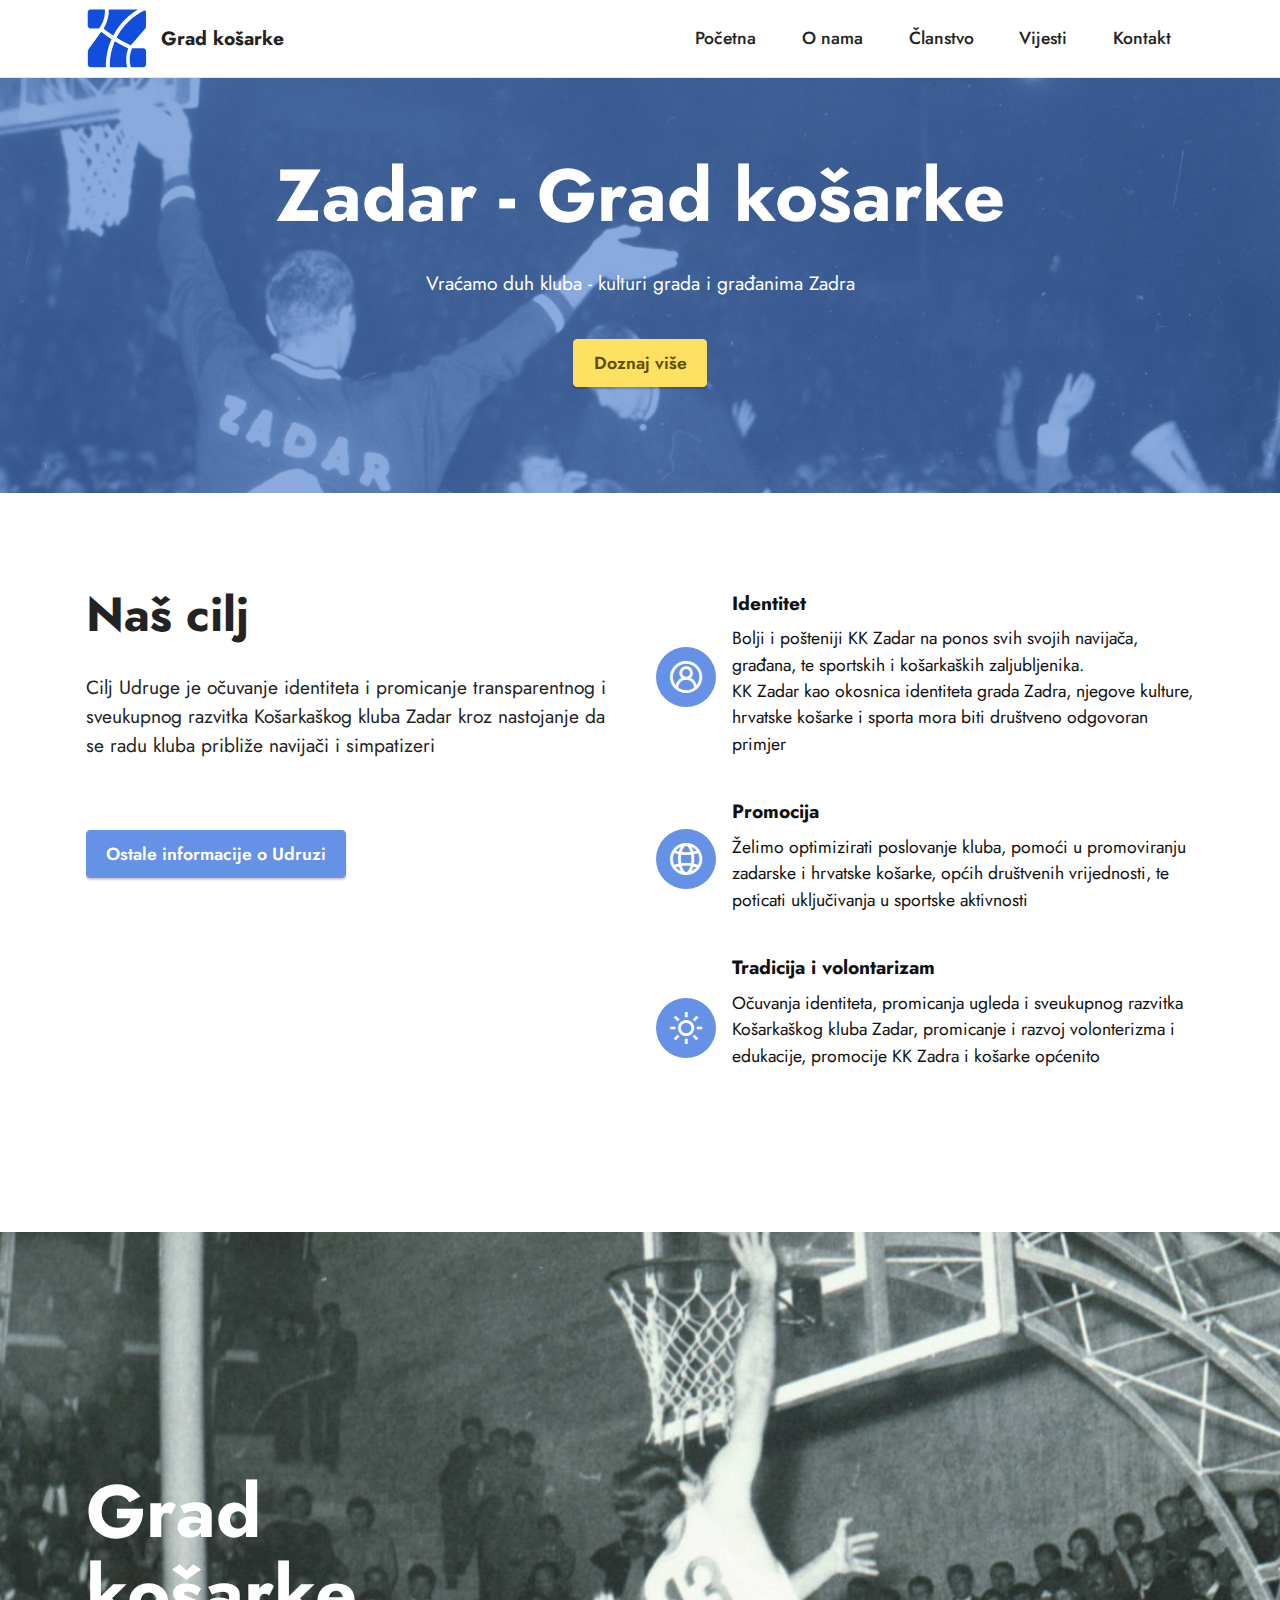
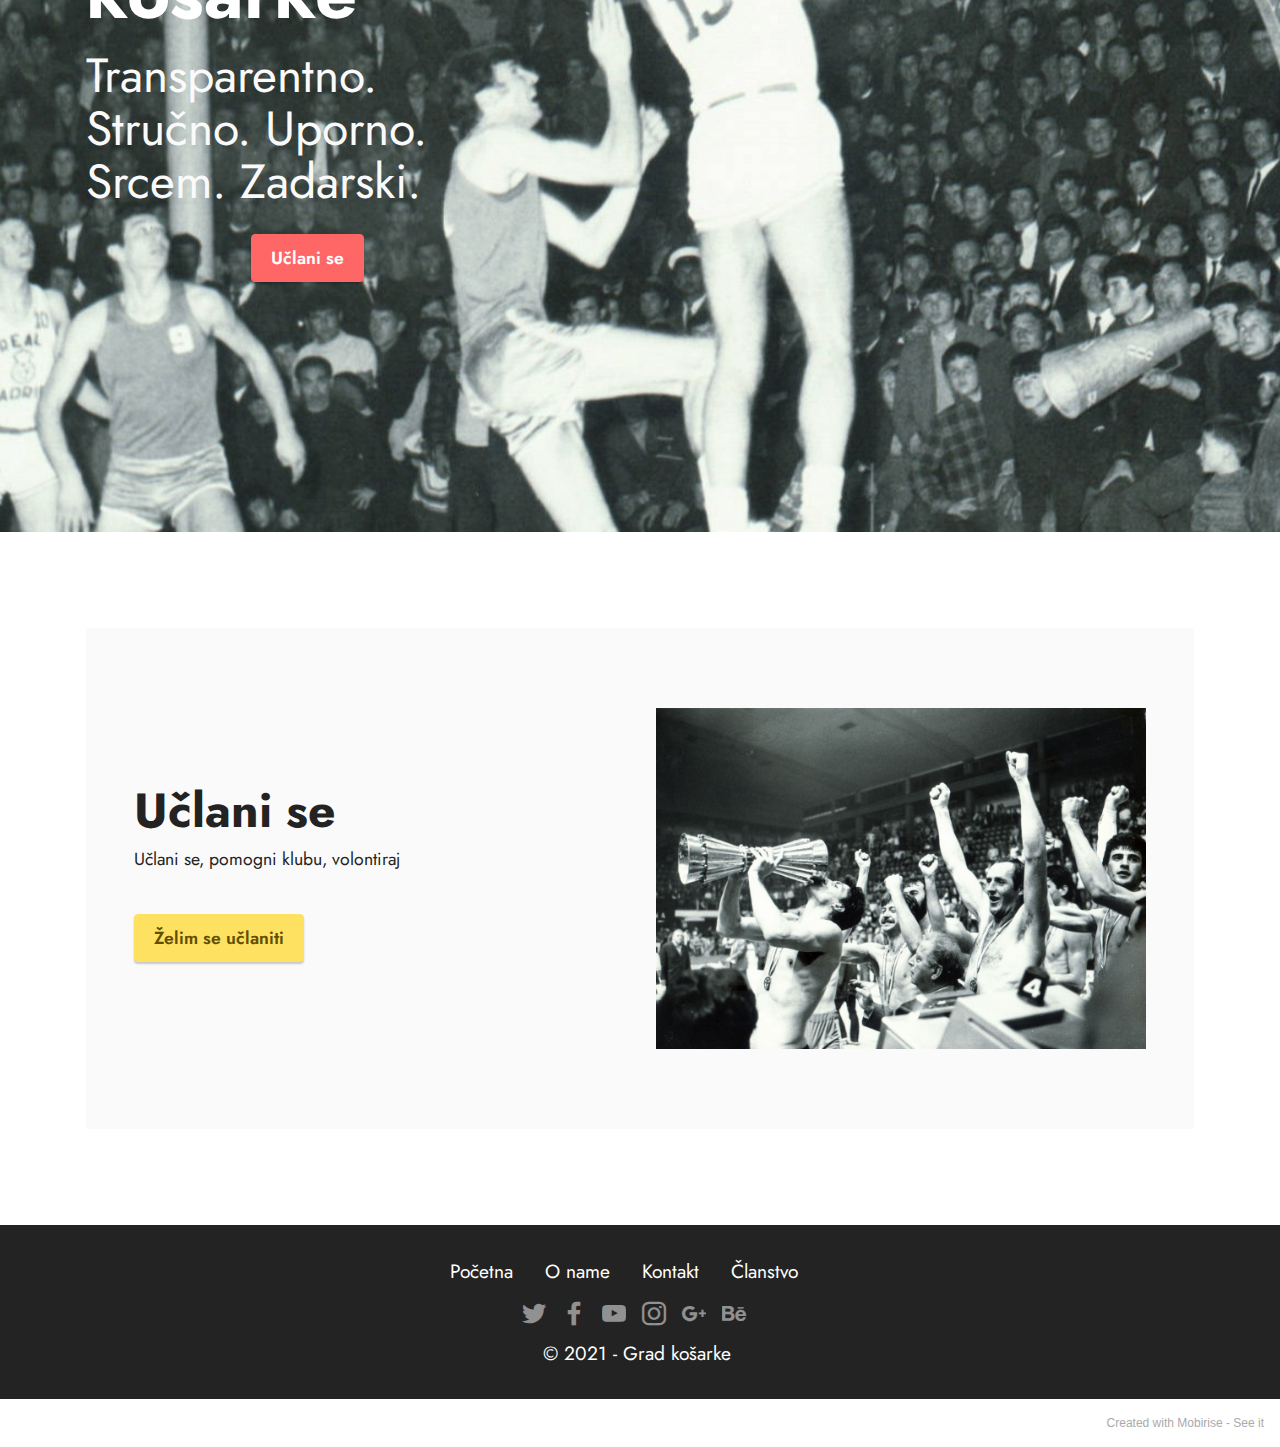
<file: index.html>
<!DOCTYPE html>
<html  >
<head>
  <!-- Site made with Mobirise Website Builder v5.5.0, https://mobirise.com -->
  <meta charset="UTF-8">
  <meta http-equiv="X-UA-Compatible" content="IE=edge">
  <meta name="generator" content="Mobirise v5.5.0, mobirise.com">
  <meta name="viewport" content="width=device-width, initial-scale=1, minimum-scale=1">
  <link rel="shortcut icon" href="assets/images/logo-2-121x119.png" type="image/x-icon">
  <meta name="description" content="">
  
  
  <title>Grad košarke</title>
  <link rel="stylesheet" href="assets/web/assets/mobirise-icons2/mobirise2.css">
  <link rel="stylesheet" href="assets/bootstrap/css/bootstrap.min.css">
  <link rel="stylesheet" href="assets/bootstrap/css/bootstrap-grid.min.css">
  <link rel="stylesheet" href="assets/bootstrap/css/bootstrap-reboot.min.css">
  <link rel="stylesheet" href="assets/dropdown/css/style.css">
  <link rel="stylesheet" href="assets/socicon/css/styles.css">
  <link rel="stylesheet" href="assets/theme/css/style.css">
  <link rel="preload" href="https://fonts.googleapis.com/css?family=Jost:100,200,300,400,500,600,700,800,900,100i,200i,300i,400i,500i,600i,700i,800i,900i&display=swap" as="style" onload="this.onload=null;this.rel='stylesheet'">
  <noscript><link rel="stylesheet" href="https://fonts.googleapis.com/css?family=Jost:100,200,300,400,500,600,700,800,900,100i,200i,300i,400i,500i,600i,700i,800i,900i&display=swap"></noscript>
  <link rel="preload" as="style" href="assets/mobirise/css/mbr-additional.css"><link rel="stylesheet" href="assets/mobirise/css/mbr-additional.css" type="text/css">
  
  
  
  
</head>
<body>
  
  <section data-bs-version="5.1" class="menu cid-s48OLK6784" once="menu" id="menu1-h">
    
    <nav class="navbar navbar-dropdown navbar-fixed-top navbar-expand-lg">
        <div class="container">
            <div class="navbar-brand">
                <span class="navbar-logo">
                    <a href="https://www.gradkosarke.org">
                        <img src="assets/images/logo-2-121x119.png" alt="Mobirise" style="height: 3.8rem;">
                    </a>
                </span>
                <span class="navbar-caption-wrap"><a class="navbar-caption text-black display-7" href="https://mobiri.se">Grad košarke<br></a></span>
            </div>
            <button class="navbar-toggler" type="button" data-toggle="collapse" data-bs-toggle="collapse" data-target="#navbarSupportedContent" data-bs-target="#navbarSupportedContent" aria-controls="navbarNavAltMarkup" aria-expanded="false" aria-label="Toggle navigation">
                <div class="hamburger">
                    <span></span>
                    <span></span>
                    <span></span>
                    <span></span>
                </div>
            </button>
            <div class="collapse navbar-collapse" id="navbarSupportedContent">
                <ul class="navbar-nav nav-dropdown nav-right" data-app-modern-menu="true"><li class="nav-item"><a class="nav-link link text-black text-primary display-4" href="index.html">Početna</a></li>
                    <li class="nav-item"><a class="nav-link link text-black text-primary display-4" href="about_us.html">O nama</a></li><li class="nav-item"><a class="nav-link link text-black text-primary display-4" href="members.html">Članstvo</a></li><li class="nav-item"><a class="nav-link link text-black text-primary display-4" href="news.html">Vijesti</a></li><li class="nav-item"><a class="nav-link link text-black text-primary display-4" href="contact.html">Kontakt</a></li></ul>
                
                
            </div>
        </div>
    </nav>

</section>

<section data-bs-version="5.1" class="info3 cid-sNqqHGnqLL" id="info3-o">

    

    <div class="mbr-overlay" style="opacity: 0.6; background-color: rgb(68, 121, 217);">
    </div>

    <div class="container">
        <div class="row justify-content-center">
            <div class="card col-12 col-lg-10">
                <div class="card-wrapper">
                    <div class="card-box align-center">
                        <h4 class="card-title mbr-fonts-style align-center mb-4 display-1">
                            <strong>Zadar - Grad košarke</strong></h4>
                        <p class="mbr-text mbr-fonts-style mb-4 display-7">
                            Vraćamo duh kluba - kulturi grada i građanima Zadra</p>
                        <div class="mbr-section-btn mt-3"><a class="btn btn-warning display-4" href="about_us.html">Doznaj više</a></div>
                    </div>
                </div>
            </div>
        </div>
    </div>
</section>

<section data-bs-version="5.1" class="features12 cid-sNquLJ2XuD" id="features13-q">

    
    
    <div class="container">
        <div class="row justify-content-center">
            <div class="col-12 col-lg-6">
                <div class="card-wrapper">
                    <div class="card-box align-left">
                        <h4 class="card-title mbr-fonts-style mb-4 display-2">
                            <strong>Naš cilj</strong></h4>
                        <p class="mbr-text mbr-fonts-style mb-4 display-7">
                            Cilj Udruge je očuvanje identiteta i promicanje transparentnog i sveukupnog razvitka Košarkaškog kluba Zadar kroz nastojanje da se radu kluba približe navijači i simpatizeri<br><br></p>
                        <div class="mbr-section-btn"><a class="btn btn-primary display-4" href="about_us.html">Ostale informacije o Udruzi</a></div>
                    </div>
                </div>
            </div>
            <div class="col-12 col-lg-6">
                <div class="item mbr-flex">
                    <div class="icon-box">
                        <span class="mbr-iconfont mobi-mbri-user-2 mobi-mbri"></span>
                    </div>
                    <div class="text-box">
                        <h4 class="icon-title mbr-black mbr-fonts-style display-7">
                            <strong>Identitet</strong></h4>
                        <h5 class="icon-text mbr-black mbr-fonts-style display-4">Bolji i pošteniji KK Zadar na ponos svih svojih navijača, građana, te sportskih i košarkaških zaljubljenika.<br>KK Zadar kao okosnica identiteta grada Zadra, njegove kulture, hrvatske košarke i sporta mora biti društveno odgovoran primjer</h5>
                    </div>
                </div>
                <div class="item mbr-flex">
                    <div class="icon-box">
                        <span class="mbr-iconfont mobi-mbri-globe-2 mobi-mbri"></span>
                    </div>
                    <div class="text-box">
                        <h4 class="icon-title mbr-black mbr-fonts-style display-7"><strong>Promocija</strong></h4>
                        <h5 class="icon-text mbr-black mbr-fonts-style display-4">Želimo optimizirati poslovanje kluba, pomoći u promoviranju zadarske i hrvatske košarke, općih društvenih vrijednosti, te poticati uključivanja u sportske aktivnosti</h5>
                    </div>
                </div>
                <div class="item mbr-flex">
                    <div class="icon-box">
                        <span class="mbr-iconfont mobi-mbri-sun mobi-mbri"></span>
                    </div>
                    <div class="text-box">
                        <h4 class="icon-title mbr-black mbr-fonts-style display-7">
                            <strong>Tradicija i volontarizam</strong></h4>
                        <h5 class="icon-text mbr-black mbr-fonts-style display-4">Očuvanja identiteta, promicanja ugleda i sveukupnog razvitka Košarkaškog kluba Zadar, promicanje i razvoj volonterizma i edukacije, promocije KK Zadra i košarke općenito<div><br></div></h5>
                    </div>
                </div>
            </div>
        </div>
    </div>
</section>

<section data-bs-version="5.1" class="header1 cid-sNqxpeRtS0 mbr-fullscreen" id="header1-r">

    

    <div class="mbr-overlay" style="opacity: 0.1; background-color: rgb(250, 250, 250);"></div>

    <div class="container">
        <div class="row">
            <div class="col-12 col-lg-5">
                <h1 class="mbr-section-title mbr-fonts-style mb-3 display-1"><strong>Grad košarke</strong></h1>
                <h2 class="mbr-section-subtitle mbr-fonts-style mb-3 display-2">Transparentno. Stručno. Uporno. Srcem. Zadarski.</h2>
                
                <div class="mbr-section-btn mt-3"><a class="btn btn-secondary display-4" href="members.html">Učlani se</a></div>
            </div>
        </div>
    </div>
</section>

<section data-bs-version="5.1" class="features15 cid-sNqBTvzaER" id="features16-10">

    

    
    <div class="container">
        <div class="content-wrapper">
            <div class="row align-items-center">
                <div class="col-12 col-lg">
                    <div class="text-wrapper">
                        <h6 class="card-title mbr-fonts-style display-2">
                            <strong>Učlani se</strong></h6>
                        <p class="mbr-text mbr-fonts-style mb-4 display-4">
                            Učlani se, pomogni klubu, volontiraj</p>
                        <div class="mbr-section-btn mt-3"><a class="btn btn-warning display-4" href="about_us.html">Želim se učlaniti</a></div>
                    </div>
                </div>
                <div class="col-12 col-lg-6">
                    <div class="image-wrapper">
                        <img src="assets/images/1986008-1160x808.jpg" alt="Mobirise">
                    </div>
                </div>
            </div>
        </div>
    </div>
</section>

<section data-bs-version="5.1" class="footer3 cid-sNqAGUi9wi" once="footers" id="footer3-y">

    

    

    <div class="container">
        <div class="media-container-row align-center mbr-white">
            <div class="row row-links">
                <ul class="foot-menu">
                    
                    
                    
                    
                    
                <li class="foot-menu-item mbr-fonts-style display-7">Početna</li><li class="foot-menu-item mbr-fonts-style display-7">O name</li><li class="foot-menu-item mbr-fonts-style display-7">Kontakt</li><li class="foot-menu-item mbr-fonts-style display-7">Članstvo</li><li class="foot-menu-item mbr-fonts-style display-7"></li></ul>
            </div>
            <div class="row social-row">
                <div class="social-list align-right pb-2">
                    
                    
                    
                    
                    
                    
                <div class="soc-item">
                        <a href="https://twitter.com/mobirise" target="_blank">
                            <span class="socicon-twitter socicon mbr-iconfont mbr-iconfont-social"></span>
                        </a>
                    </div><div class="soc-item">
                        <a href="https://www.facebook.com/pages/Mobirise/1616226671953247" target="_blank">
                            <span class="socicon-facebook socicon mbr-iconfont mbr-iconfont-social"></span>
                        </a>
                    </div><div class="soc-item">
                        <a href="https://www.youtube.com/c/mobirise" target="_blank">
                            <span class="socicon-youtube socicon mbr-iconfont mbr-iconfont-social"></span>
                        </a>
                    </div><div class="soc-item">
                        <a href="https://instagram.com/mobirise" target="_blank">
                            <span class="socicon-instagram socicon mbr-iconfont mbr-iconfont-social"></span>
                        </a>
                    </div><div class="soc-item">
                        <a href="https://plus.google.com/u/0/+Mobirise" target="_blank">
                            <span class="socicon-googleplus socicon mbr-iconfont mbr-iconfont-social"></span>
                        </a>
                    </div><div class="soc-item">
                        <a href="https://www.behance.net/Mobirise" target="_blank">
                            <span class="socicon-behance socicon mbr-iconfont mbr-iconfont-social"></span>
                        </a>
                    </div></div>
            </div>
            <div class="row row-copirayt">
                <p class="mbr-text mb-0 mbr-fonts-style mbr-white align-center display-7">
                    © 2021 - Grad košarke&nbsp;</p>
            </div>
        </div>
    </div>
</section><section style="background-color: #fff; font-family: -apple-system, BlinkMacSystemFont, 'Segoe UI', 'Roboto', 'Helvetica Neue', Arial, sans-serif; color:#aaa; font-size:12px; padding: 0; align-items: center; display: flex;"><a href="https://mobirise.site/f" style="flex: 1 1; height: 3rem; padding-left: 1rem;"></a><p style="flex: 0 0 auto; margin:0; padding-right:1rem;">Created with Mobirise - <a href="https://mobirise.site/k" style="color:#aaa;">See it</a></p></section><script src="assets/bootstrap/js/bootstrap.bundle.min.js"></script>  <script src="assets/smoothscroll/smooth-scroll.js"></script>  <script src="assets/ytplayer/index.js"></script>  <script src="assets/dropdown/js/navbar-dropdown.js"></script>  <script src="assets/theme/js/script.js"></script>  
  
  
</body>
</html>
</file>
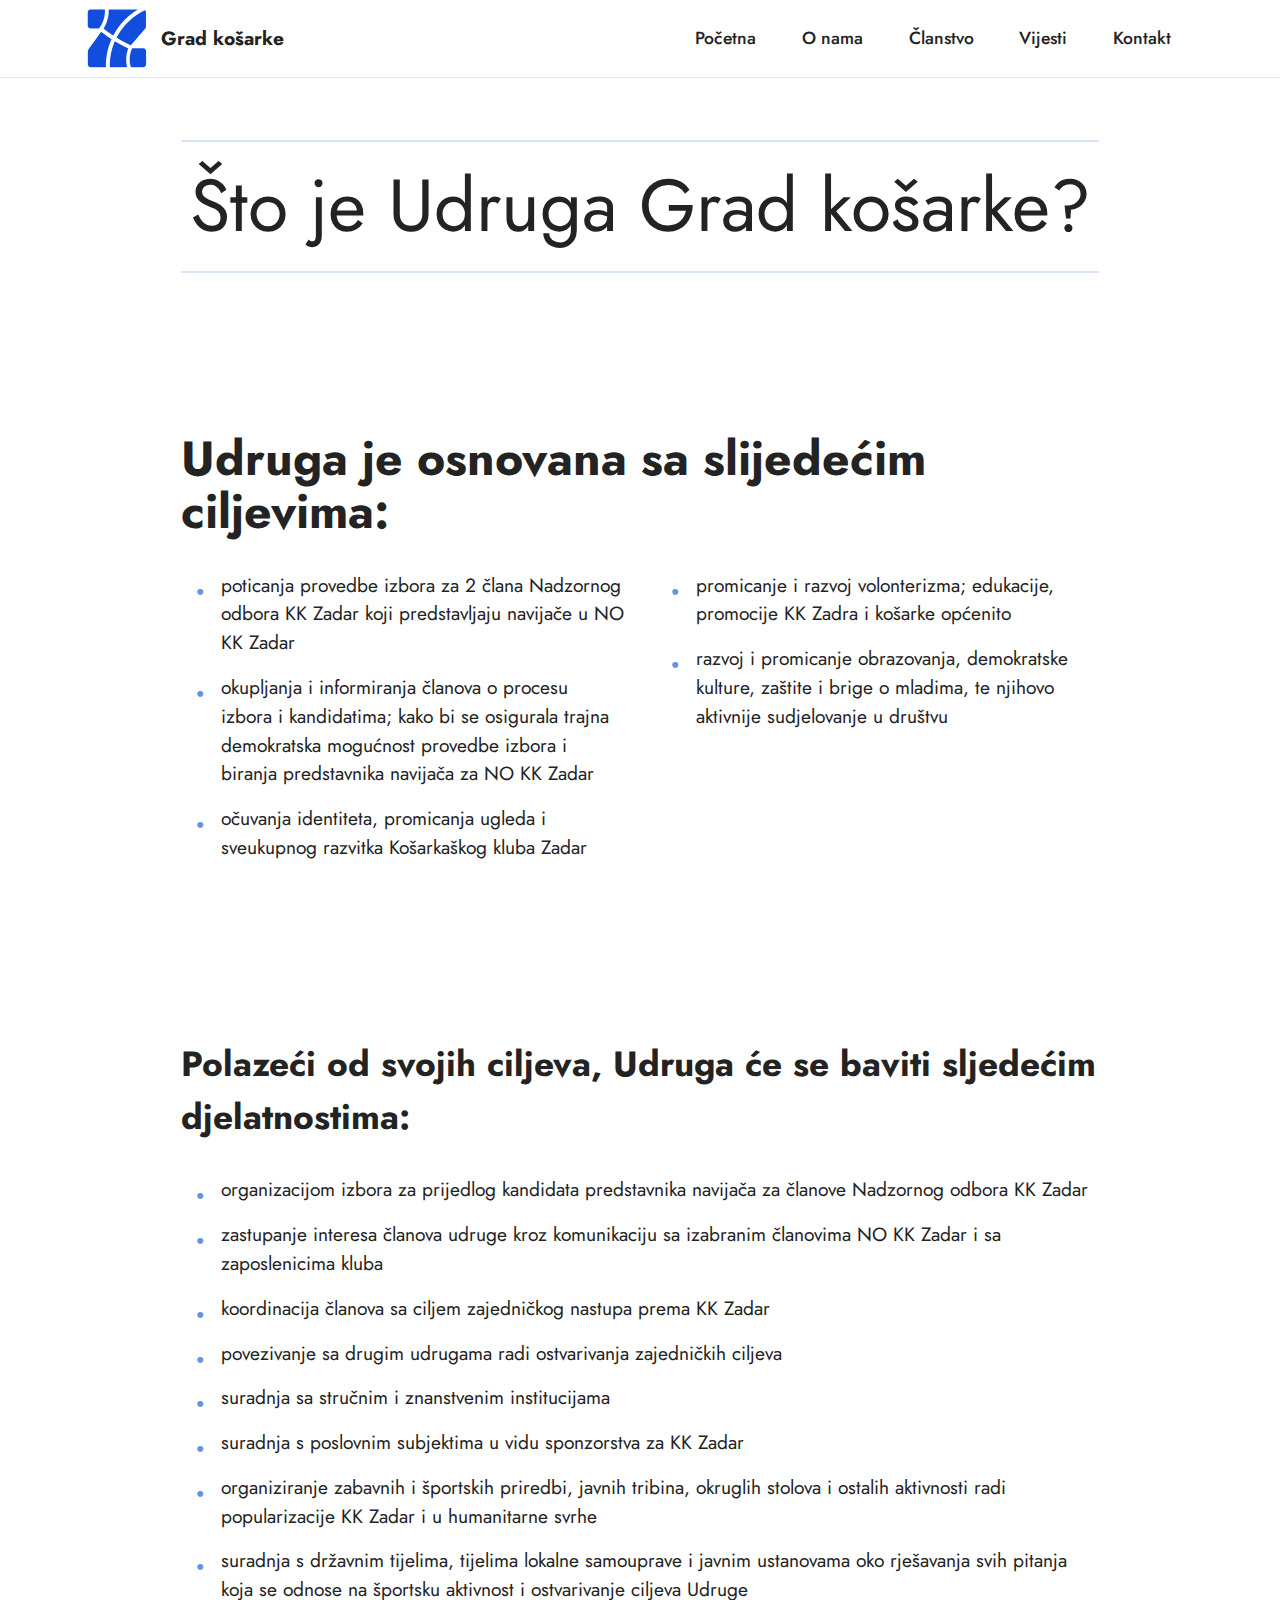
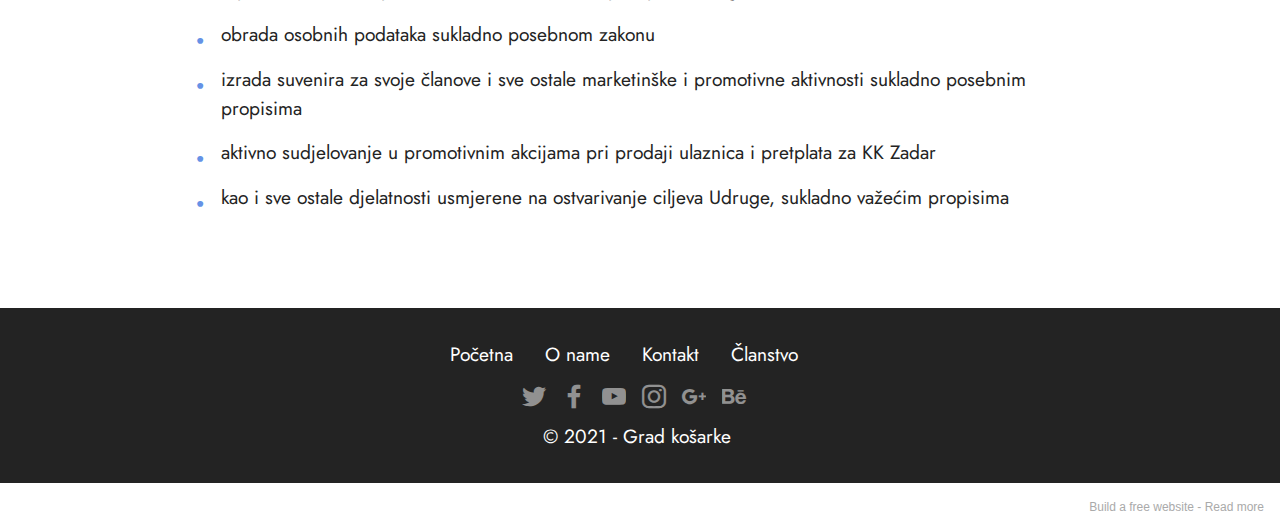
<file: about_us.html>
<!DOCTYPE html>
<html  >
<head>
  <!-- Site made with Mobirise Website Builder v5.5.0, https://mobirise.com -->
  <meta charset="UTF-8">
  <meta http-equiv="X-UA-Compatible" content="IE=edge">
  <meta name="generator" content="Mobirise v5.5.0, mobirise.com">
  <meta name="viewport" content="width=device-width, initial-scale=1, minimum-scale=1">
  <link rel="shortcut icon" href="assets/images/logo-2-121x119.png" type="image/x-icon">
  <meta name="description" content="">
  
  
  <title>O nama</title>
  <link rel="stylesheet" href="assets/bootstrap/css/bootstrap.min.css">
  <link rel="stylesheet" href="assets/bootstrap/css/bootstrap-grid.min.css">
  <link rel="stylesheet" href="assets/bootstrap/css/bootstrap-reboot.min.css">
  <link rel="stylesheet" href="assets/dropdown/css/style.css">
  <link rel="stylesheet" href="assets/socicon/css/styles.css">
  <link rel="stylesheet" href="assets/theme/css/style.css">
  <link rel="preload" href="https://fonts.googleapis.com/css?family=Jost:100,200,300,400,500,600,700,800,900,100i,200i,300i,400i,500i,600i,700i,800i,900i&display=swap" as="style" onload="this.onload=null;this.rel='stylesheet'">
  <noscript><link rel="stylesheet" href="https://fonts.googleapis.com/css?family=Jost:100,200,300,400,500,600,700,800,900,100i,200i,300i,400i,500i,600i,700i,800i,900i&display=swap"></noscript>
  <link rel="preload" as="style" href="assets/mobirise/css/mbr-additional.css"><link rel="stylesheet" href="assets/mobirise/css/mbr-additional.css" type="text/css">
  
  
  
  
</head>
<body>
  
  <section data-bs-version="5.1" class="menu cid-sOiSmHLWD5" once="menu" id="menu1-13">
    
    <nav class="navbar navbar-dropdown navbar-fixed-top navbar-expand-lg">
        <div class="container">
            <div class="navbar-brand">
                <span class="navbar-logo">
                    <a href="https://www.gradkosarke.org">
                        <img src="assets/images/logo-2-121x119.png" alt="Mobirise" style="height: 3.8rem;">
                    </a>
                </span>
                <span class="navbar-caption-wrap"><a class="navbar-caption text-black display-7" href="https://mobiri.se">Grad košarke<br></a></span>
            </div>
            <button class="navbar-toggler" type="button" data-toggle="collapse" data-bs-toggle="collapse" data-target="#navbarSupportedContent" data-bs-target="#navbarSupportedContent" aria-controls="navbarNavAltMarkup" aria-expanded="false" aria-label="Toggle navigation">
                <div class="hamburger">
                    <span></span>
                    <span></span>
                    <span></span>
                    <span></span>
                </div>
            </button>
            <div class="collapse navbar-collapse" id="navbarSupportedContent">
                <ul class="navbar-nav nav-dropdown nav-right" data-app-modern-menu="true"><li class="nav-item"><a class="nav-link link text-black text-primary display-4" href="index.html">Početna</a></li>
                    <li class="nav-item"><a class="nav-link link text-black text-primary display-4" href="about_us.html">O nama</a></li><li class="nav-item"><a class="nav-link link text-black text-primary display-4" href="members.html">Članstvo</a></li><li class="nav-item"><a class="nav-link link text-black text-primary display-4" href="news.html">Vijesti</a></li><li class="nav-item"><a class="nav-link link text-black text-primary display-4" href="contact.html">Kontakt</a></li></ul>
                
                
            </div>
        </div>
    </nav>

</section>

<section data-bs-version="5.1" class="content6 cid-sOiSQDkPyW" id="content6-1a">
    
    <div class="container">
        <div class="row justify-content-center">
            <div class="col-md-12 col-lg-10">
                <hr class="line">
                <p class="mbr-text align-center mbr-fonts-style my-4 display-1">Što je Udruga Grad košarke?</p>
                <hr class="line">
            </div>
        </div>
    </div>
</section>

<section data-bs-version="5.1" class="content13 cid-sOiSRzU3Rz" id="content13-1b">
    
    
    <div class="container">
        <div class="row justify-content-center">
            <div class="col-md-12 col-lg-10">
                <h3 class="mbr-section-title mbr-fonts-style mb-4 display-2"><strong>Udruga je osnovana sa slijedećim ciljevima:</strong><strong><br></strong></h3>
            </div>
        </div>
        <div class="row justify-content-center">
            <div class="col-md-12 col-lg-10">
                <div class="row justify-content-center">
                    <div class="col-12 col-lg-6">
                        <ul class="list mbr-fonts-style display-7">
                            <li>poticanja provedbe izbora za 2 člana Nadzornog odbora KK Zadar koji predstavljaju navijače u NO KK Zadar</li>
                            <li>okupljanja i informiranja članova o procesu izbora i kandidatima; kako bi se osigurala trajna demokratska mogućnost provedbe izbora i biranja predstavnika navijača za NO KK Zadar</li><li>očuvanja identiteta, promicanja ugleda i sveukupnog razvitka Košarkaškog kluba Zadar</li>
                        </ul>
                    </div>
                    <div class="col-12 col-lg-6">
                        <ul class="list mbr-fonts-style display-7">
                            <li>promicanje i razvoj volonterizma; edukacije, promocije KK Zadra i košarke općenito&nbsp;</li>
                            <li>razvoj i promicanje obrazovanja, demokratske kulture, zaštite i brige o mladima, te njihovo aktivnije sudjelovanje u društvu</li>
                        </ul>
                    </div>
                </div>
            </div>
        </div>
    </div>
</section>

<section data-bs-version="5.1" class="content14 cid-sOiSSn5zVR" id="content14-1c">
    
    
    
    <div class="container">
        <div class="row justify-content-center">
            <div class="col-md-12 col-lg-10">
                    <h3 class="mbr-section-title mbr-fonts-style mb-4 display-5"><strong>Polazeći od svojih ciljeva, Udruga će se baviti sljedećim djelatnostima:</strong></h3>
                <ul class="list mbr-fonts-style display-7">
                    <li>organizacijom izbora za prijedlog kandidata predstavnika navijača za članove Nadzornog odbora KK Zadar
</li><li>zastupanje interesa članova udruge kroz komunikaciju sa izabranim članovima NO KK Zadar i sa zaposlenicima kluba
</li><li>koordinacija članova sa ciljem zajedničkog nastupa prema KK Zadar
</li><li>povezivanje sa drugim udrugama radi ostvarivanja zajedničkih ciljeva
</li><li>suradnja sa stručnim i znanstvenim institucijama
</li><li>suradnja s poslovnim subjektima u vidu sponzorstva za KK Zadar
</li><li>organiziranje zabavnih i športskih priredbi, javnih tribina, okruglih stolova i ostalih aktivnosti radi popularizacije KK Zadar i u humanitarne svrhe
</li><li>suradnja s državnim tijelima, tijelima lokalne samouprave i javnim ustanovama  oko rješavanja svih pitanja koja se odnose na športsku aktivnost i ostvarivanje ciljeva Udruge
</li><li>obrada osobnih podataka sukladno posebnom zakonu
</li><li>izrada suvenira za svoje članove i sve ostale marketinške i promotivne aktivnosti sukladno posebnim propisima
</li><li>aktivno sudjelovanje u promotivnim akcijama  pri prodaji ulaznica i pretplata za KK Zadar
</li><li>kao i sve ostale djelatnosti usmjerene na ostvarivanje ciljeva Udruge, sukladno važećim propisima</li>
                </ul>
            </div>
        </div>
    </div>
</section>

<section data-bs-version="5.1" class="footer3 cid-sOiSmL0tSm" once="footers" id="footer3-17">

    

    

    <div class="container">
        <div class="media-container-row align-center mbr-white">
            <div class="row row-links">
                <ul class="foot-menu">
                    
                    
                    
                    
                    
                <li class="foot-menu-item mbr-fonts-style display-7">Početna</li><li class="foot-menu-item mbr-fonts-style display-7">O name</li><li class="foot-menu-item mbr-fonts-style display-7">Kontakt</li><li class="foot-menu-item mbr-fonts-style display-7">Članstvo</li><li class="foot-menu-item mbr-fonts-style display-7"></li></ul>
            </div>
            <div class="row social-row">
                <div class="social-list align-right pb-2">
                    
                    
                    
                    
                    
                    
                <div class="soc-item">
                        <a href="https://twitter.com/mobirise" target="_blank">
                            <span class="socicon-twitter socicon mbr-iconfont mbr-iconfont-social"></span>
                        </a>
                    </div><div class="soc-item">
                        <a href="https://www.facebook.com/pages/Mobirise/1616226671953247" target="_blank">
                            <span class="socicon-facebook socicon mbr-iconfont mbr-iconfont-social"></span>
                        </a>
                    </div><div class="soc-item">
                        <a href="https://www.youtube.com/c/mobirise" target="_blank">
                            <span class="socicon-youtube socicon mbr-iconfont mbr-iconfont-social"></span>
                        </a>
                    </div><div class="soc-item">
                        <a href="https://instagram.com/mobirise" target="_blank">
                            <span class="socicon-instagram socicon mbr-iconfont mbr-iconfont-social"></span>
                        </a>
                    </div><div class="soc-item">
                        <a href="https://plus.google.com/u/0/+Mobirise" target="_blank">
                            <span class="socicon-googleplus socicon mbr-iconfont mbr-iconfont-social"></span>
                        </a>
                    </div><div class="soc-item">
                        <a href="https://www.behance.net/Mobirise" target="_blank">
                            <span class="socicon-behance socicon mbr-iconfont mbr-iconfont-social"></span>
                        </a>
                    </div></div>
            </div>
            <div class="row row-copirayt">
                <p class="mbr-text mb-0 mbr-fonts-style mbr-white align-center display-7">
                    © 2021 - Grad košarke&nbsp;</p>
            </div>
        </div>
    </div>
</section><section style="background-color: #fff; font-family: -apple-system, BlinkMacSystemFont, 'Segoe UI', 'Roboto', 'Helvetica Neue', Arial, sans-serif; color:#aaa; font-size:12px; padding: 0; align-items: center; display: flex;"><a href="https://mobirise.site/b" style="flex: 1 1; height: 3rem; padding-left: 1rem;"></a><p style="flex: 0 0 auto; margin:0; padding-right:1rem;">Build a free website - <a href="https://mobirise.site/v" style="color:#aaa;">Read more</a></p></section><script src="assets/bootstrap/js/bootstrap.bundle.min.js"></script>  <script src="assets/smoothscroll/smooth-scroll.js"></script>  <script src="assets/ytplayer/index.js"></script>  <script src="assets/dropdown/js/navbar-dropdown.js"></script>  <script src="assets/theme/js/script.js"></script>  
  
  
</body>
</html>
</file>
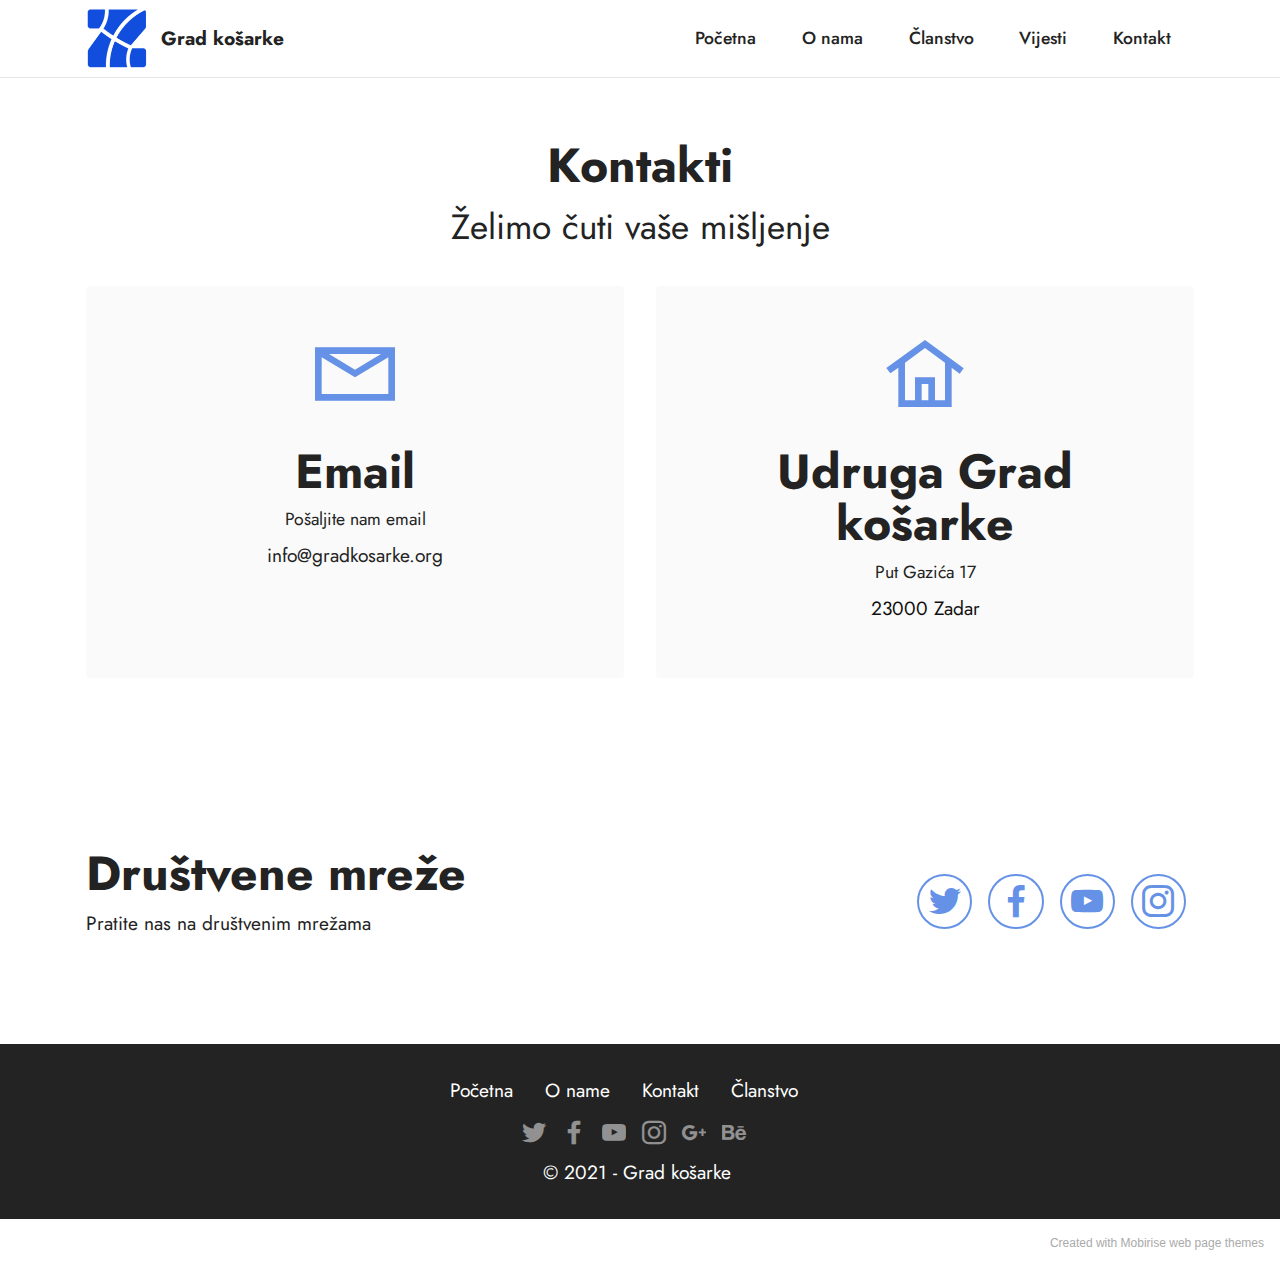
<file: contact.html>
<!DOCTYPE html>
<html  >
<head>
  <!-- Site made with Mobirise Website Builder v5.5.0, https://mobirise.com -->
  <meta charset="UTF-8">
  <meta http-equiv="X-UA-Compatible" content="IE=edge">
  <meta name="generator" content="Mobirise v5.5.0, mobirise.com">
  <meta name="viewport" content="width=device-width, initial-scale=1, minimum-scale=1">
  <link rel="shortcut icon" href="assets/images/logo-2-121x119.png" type="image/x-icon">
  <meta name="description" content="">
  
  
  <title>Kontakt</title>
  <link rel="stylesheet" href="assets/web/assets/mobirise-icons2/mobirise2.css">
  <link rel="stylesheet" href="assets/bootstrap/css/bootstrap.min.css">
  <link rel="stylesheet" href="assets/bootstrap/css/bootstrap-grid.min.css">
  <link rel="stylesheet" href="assets/bootstrap/css/bootstrap-reboot.min.css">
  <link rel="stylesheet" href="assets/dropdown/css/style.css">
  <link rel="stylesheet" href="assets/socicon/css/styles.css">
  <link rel="stylesheet" href="assets/theme/css/style.css">
  <link rel="preload" href="https://fonts.googleapis.com/css?family=Jost:100,200,300,400,500,600,700,800,900,100i,200i,300i,400i,500i,600i,700i,800i,900i&display=swap" as="style" onload="this.onload=null;this.rel='stylesheet'">
  <noscript><link rel="stylesheet" href="https://fonts.googleapis.com/css?family=Jost:100,200,300,400,500,600,700,800,900,100i,200i,300i,400i,500i,600i,700i,800i,900i&display=swap"></noscript>
  <link rel="preload" as="style" href="assets/mobirise/css/mbr-additional.css"><link rel="stylesheet" href="assets/mobirise/css/mbr-additional.css" type="text/css">
  
  
  
  
</head>
<body>
  
  <section data-bs-version="5.1" class="menu cid-sOlqvoUNmi" once="menu" id="menu1-1l">
    
    <nav class="navbar navbar-dropdown navbar-fixed-top navbar-expand-lg">
        <div class="container">
            <div class="navbar-brand">
                <span class="navbar-logo">
                    <a href="https://www.gradkosarke.org">
                        <img src="assets/images/logo-2-121x119.png" alt="Mobirise" style="height: 3.8rem;">
                    </a>
                </span>
                <span class="navbar-caption-wrap"><a class="navbar-caption text-black display-7" href="https://mobiri.se">Grad košarke<br></a></span>
            </div>
            <button class="navbar-toggler" type="button" data-toggle="collapse" data-bs-toggle="collapse" data-target="#navbarSupportedContent" data-bs-target="#navbarSupportedContent" aria-controls="navbarNavAltMarkup" aria-expanded="false" aria-label="Toggle navigation">
                <div class="hamburger">
                    <span></span>
                    <span></span>
                    <span></span>
                    <span></span>
                </div>
            </button>
            <div class="collapse navbar-collapse" id="navbarSupportedContent">
                <ul class="navbar-nav nav-dropdown nav-right" data-app-modern-menu="true"><li class="nav-item"><a class="nav-link link text-black text-primary display-4" href="index.html">Početna</a></li>
                    <li class="nav-item"><a class="nav-link link text-black text-primary display-4" href="about_us.html">O nama</a></li><li class="nav-item"><a class="nav-link link text-black text-primary display-4" href="members.html">Članstvo</a></li><li class="nav-item"><a class="nav-link link text-black text-primary display-4" href="news.html">Vijesti</a></li><li class="nav-item"><a class="nav-link link text-black text-primary display-4" href="contact.html">Kontakt</a></li></ul>
                
                
            </div>
        </div>
    </nav>

</section>

<section data-bs-version="5.1" class="contacts1 cid-sOlIlvt2CS" id="contacts1-1q">

    

    
    <div class="container">
        <div class="mbr-section-head">
            <h3 class="mbr-section-title mbr-fonts-style align-center mb-0 display-2">
                <strong>Kontakti</strong></h3>
            <h4 class="mbr-section-subtitle mbr-fonts-style align-center mb-0 mt-2 display-5">
                Želimo čuti vaše mišljenje</h4>
        </div>
        <div class="row justify-content-center mt-4">
            <div class="card col-12 col-lg-6">
                <div class="card-wrapper">
                    <div class="card-box align-center">
                        <div class="image-wrapper">
                            <span class="mbr-iconfont mobi-mbri-letter mobi-mbri"></span>
                        </div>
                        <h4 class="card-title mbr-fonts-style mb-2 display-2">
                            <strong>Email</strong>
                        </h4>
                        <p class="mbr-text mbr-fonts-style mb-2 display-4">
                            Pošaljite nam email</p>
                        <h5 class="link mbr-fonts-style display-7">info@gradkosarke.org</h5>
                    </div>
                </div>
            </div>
            <div class="card col-12 col-lg-6">
                <div class="card-wrapper">
                    <div class="card-box align-center">
                        <div class="image-wrapper">
                            <span class="mbr-iconfont mobi-mbri-home mobi-mbri"></span>
                        </div>
                        <h4 class="card-title mbr-fonts-style align-center mb-2 display-2"><strong>Udruga Grad košarke</strong></h4>
                        <p class="mbr-text mbr-fonts-style mb-2 display-4">
                            Put Gazića 17</p>
                        <h5 class="link mbr-black mbr-fonts-style display-7">23000 Zadar</h5>
                    </div>
                </div>
            </div>
        </div>
    </div>
</section>

<section data-bs-version="5.1" class="contacts4 cid-sOlIm6MKti" id="contacts4-1r">

    

    

    <div class="container">
        <div class="row align-items-center justify-content-center">
            <div class="text-content col-12 col-md-6">
                <h2 class="mbr-section-title mbr-fonts-style display-2">
                    <strong>Društvene mreže</strong></h2>
                <p class="mbr-text mbr-fonts-style display-7">Pratite nas na društvenim mrežama</p>
            </div>
            <div class="icons d-flex align-items-center col-12 col-md-6 justify-content-end mt-md-0 mt-2 flex-wrap">
                <a href="https://twitter.com/mobirise" target="_blank">
                    <span class="socicon-twitter socicon mbr-iconfont mbr-iconfont-social"></span>
                </a>
                <a href="https://www.facebook.com/pages/Mobirise/1616226671953247" target="_blank">
                    <span class="socicon-facebook socicon mbr-iconfont mbr-iconfont-social"></span>
                </a>
                <a href="https://www.youtube.com/c/mobirise" target="_blank">
                    <span class="socicon-youtube socicon mbr-iconfont mbr-iconfont-social"></span>
                </a>
                <a href="https://instagram.com/mobirise" target="_blank">
                    <span class="socicon-instagram socicon mbr-iconfont mbr-iconfont-social"></span>
                </a>
                
                
                
                
                
                
            </div>
        </div>
    </div>
    
</section>

<section data-bs-version="5.1" class="footer3 cid-sOlqvpqeeT" once="footers" id="footer3-1m">

    

    

    <div class="container">
        <div class="media-container-row align-center mbr-white">
            <div class="row row-links">
                <ul class="foot-menu">
                    
                    
                    
                    
                    
                <li class="foot-menu-item mbr-fonts-style display-7">Početna</li><li class="foot-menu-item mbr-fonts-style display-7">O name</li><li class="foot-menu-item mbr-fonts-style display-7">Kontakt</li><li class="foot-menu-item mbr-fonts-style display-7">Članstvo</li><li class="foot-menu-item mbr-fonts-style display-7"></li></ul>
            </div>
            <div class="row social-row">
                <div class="social-list align-right pb-2">
                    
                    
                    
                    
                    
                    
                <div class="soc-item">
                        <a href="https://twitter.com/mobirise" target="_blank">
                            <span class="socicon-twitter socicon mbr-iconfont mbr-iconfont-social"></span>
                        </a>
                    </div><div class="soc-item">
                        <a href="https://www.facebook.com/pages/Mobirise/1616226671953247" target="_blank">
                            <span class="socicon-facebook socicon mbr-iconfont mbr-iconfont-social"></span>
                        </a>
                    </div><div class="soc-item">
                        <a href="https://www.youtube.com/c/mobirise" target="_blank">
                            <span class="socicon-youtube socicon mbr-iconfont mbr-iconfont-social"></span>
                        </a>
                    </div><div class="soc-item">
                        <a href="https://instagram.com/mobirise" target="_blank">
                            <span class="socicon-instagram socicon mbr-iconfont mbr-iconfont-social"></span>
                        </a>
                    </div><div class="soc-item">
                        <a href="https://plus.google.com/u/0/+Mobirise" target="_blank">
                            <span class="socicon-googleplus socicon mbr-iconfont mbr-iconfont-social"></span>
                        </a>
                    </div><div class="soc-item">
                        <a href="https://www.behance.net/Mobirise" target="_blank">
                            <span class="socicon-behance socicon mbr-iconfont mbr-iconfont-social"></span>
                        </a>
                    </div></div>
            </div>
            <div class="row row-copirayt">
                <p class="mbr-text mb-0 mbr-fonts-style mbr-white align-center display-7">
                    © 2021 - Grad košarke&nbsp;</p>
            </div>
        </div>
    </div>
</section><section style="background-color: #fff; font-family: -apple-system, BlinkMacSystemFont, 'Segoe UI', 'Roboto', 'Helvetica Neue', Arial, sans-serif; color:#aaa; font-size:12px; padding: 0; align-items: center; display: flex;"><a href="https://mobirise.site/v" style="flex: 1 1; height: 3rem; padding-left: 1rem;"></a><p style="flex: 0 0 auto; margin:0; padding-right:1rem;">Created with Mobirise <a href="https://mobirise.site/u" style="color:#aaa;">web page</a> themes</p></section><script src="assets/bootstrap/js/bootstrap.bundle.min.js"></script>  <script src="assets/smoothscroll/smooth-scroll.js"></script>  <script src="assets/ytplayer/index.js"></script>  <script src="assets/dropdown/js/navbar-dropdown.js"></script>  <script src="assets/sociallikes/social-likes.js"></script>  <script src="assets/theme/js/script.js"></script>  
  
  
</body>
</html>
</file>
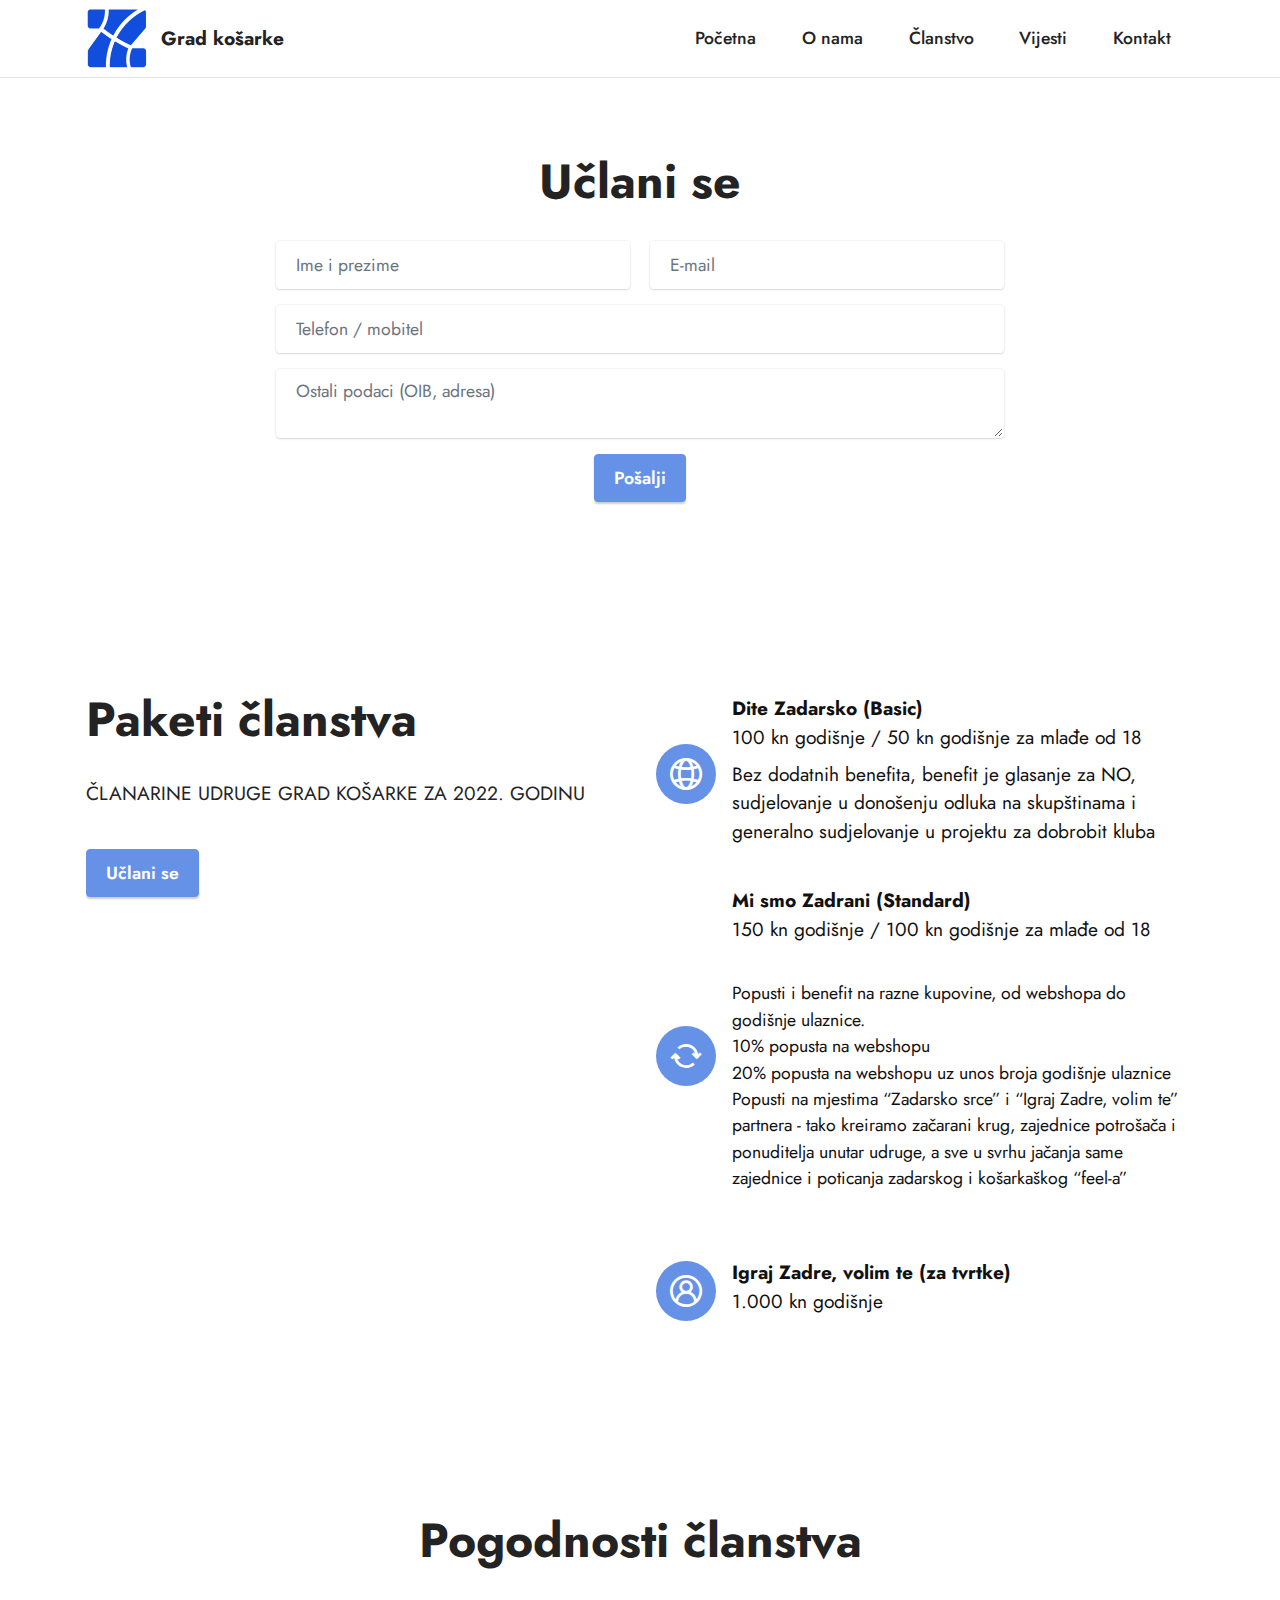
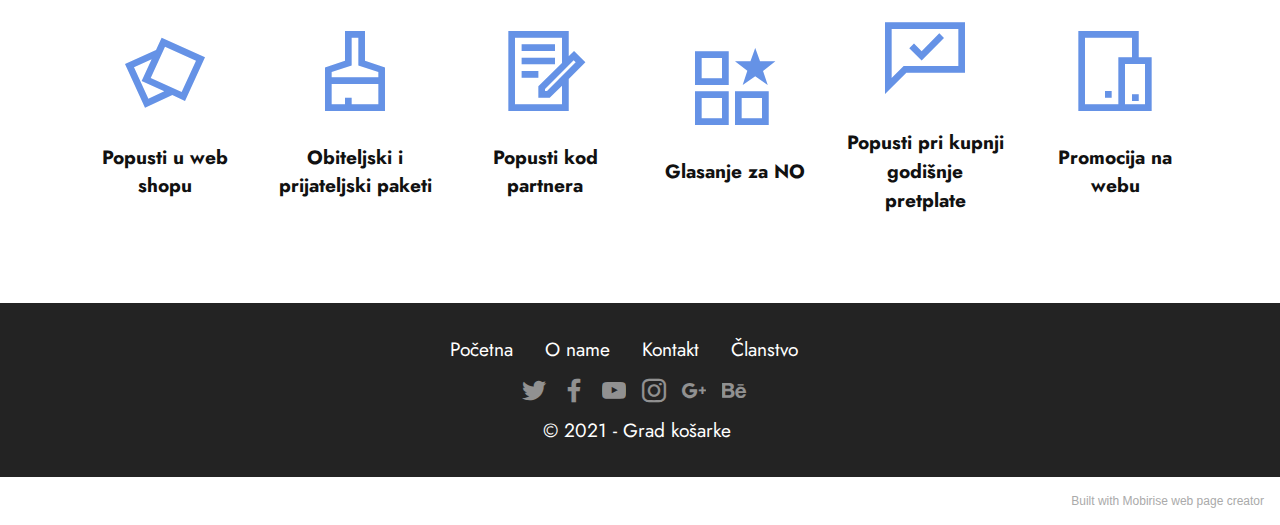
<file: members.html>
<!DOCTYPE html>
<html  >
<head>
  <!-- Site made with Mobirise Website Builder v5.5.0, https://mobirise.com -->
  <meta charset="UTF-8">
  <meta http-equiv="X-UA-Compatible" content="IE=edge">
  <meta name="generator" content="Mobirise v5.5.0, mobirise.com">
  <meta name="viewport" content="width=device-width, initial-scale=1, minimum-scale=1">
  <link rel="shortcut icon" href="assets/images/logo-2-121x119.png" type="image/x-icon">
  <meta name="description" content="">
  
  
  <title>Članstvo</title>
  <link rel="stylesheet" href="assets/web/assets/mobirise-icons2/mobirise2.css">
  <link rel="stylesheet" href="assets/bootstrap/css/bootstrap.min.css">
  <link rel="stylesheet" href="assets/bootstrap/css/bootstrap-grid.min.css">
  <link rel="stylesheet" href="assets/bootstrap/css/bootstrap-reboot.min.css">
  <link rel="stylesheet" href="assets/dropdown/css/style.css">
  <link rel="stylesheet" href="assets/socicon/css/styles.css">
  <link rel="stylesheet" href="assets/theme/css/style.css">
  <link rel="preload" href="https://fonts.googleapis.com/css?family=Jost:100,200,300,400,500,600,700,800,900,100i,200i,300i,400i,500i,600i,700i,800i,900i&display=swap" as="style" onload="this.onload=null;this.rel='stylesheet'">
  <noscript><link rel="stylesheet" href="https://fonts.googleapis.com/css?family=Jost:100,200,300,400,500,600,700,800,900,100i,200i,300i,400i,500i,600i,700i,800i,900i&display=swap"></noscript>
  <link rel="preload" as="style" href="assets/mobirise/css/mbr-additional.css"><link rel="stylesheet" href="assets/mobirise/css/mbr-additional.css" type="text/css">
  
  
  
  
</head>
<body>
  
  <section data-bs-version="5.1" class="menu cid-sOlqhASHvm" once="menu" id="menu1-1e">
    
    <nav class="navbar navbar-dropdown navbar-fixed-top navbar-expand-lg">
        <div class="container">
            <div class="navbar-brand">
                <span class="navbar-logo">
                    <a href="https://www.gradkosarke.org">
                        <img src="assets/images/logo-2-121x119.png" alt="Mobirise" style="height: 3.8rem;">
                    </a>
                </span>
                <span class="navbar-caption-wrap"><a class="navbar-caption text-black display-7" href="https://mobiri.se">Grad košarke<br></a></span>
            </div>
            <button class="navbar-toggler" type="button" data-toggle="collapse" data-bs-toggle="collapse" data-target="#navbarSupportedContent" data-bs-target="#navbarSupportedContent" aria-controls="navbarNavAltMarkup" aria-expanded="false" aria-label="Toggle navigation">
                <div class="hamburger">
                    <span></span>
                    <span></span>
                    <span></span>
                    <span></span>
                </div>
            </button>
            <div class="collapse navbar-collapse" id="navbarSupportedContent">
                <ul class="navbar-nav nav-dropdown nav-right" data-app-modern-menu="true"><li class="nav-item"><a class="nav-link link text-black text-primary display-4" href="index.html">Početna</a></li>
                    <li class="nav-item"><a class="nav-link link text-black text-primary display-4" href="about_us.html">O nama</a></li><li class="nav-item"><a class="nav-link link text-black text-primary display-4" href="members.html">Članstvo</a></li><li class="nav-item"><a class="nav-link link text-black text-primary display-4" href="news.html">Vijesti</a></li><li class="nav-item"><a class="nav-link link text-black text-primary display-4" href="contact.html">Kontakt</a></li></ul>
                
                
            </div>
        </div>
    </nav>

</section>

<section data-bs-version="5.1" class="form5 cid-sOlNKNZlZV" id="form5-1t">
    
    
    <div class="container">
        <div class="mbr-section-head">
            <h3 class="mbr-section-title mbr-fonts-style align-center mb-0 display-2">
                <strong>Učlani se</strong></h3>
            
        </div>
        <div class="row justify-content-center mt-4">
            <div class="col-lg-8 mx-auto mbr-form" data-form-type="formoid">
                <form action="https://mobirise.eu/" method="POST" class="mbr-form form-with-styler" data-form-title="Form Name"><input type="hidden" name="email" data-form-email="true" value="QHAFqyotCntnw29hFXG5M8CyH0stWCFlKXU+8qbf7XrB5+HuxEdXXUrglaET6dT/RtSueg+M16+6ewkweahAfxAWCJp1BUGgjf44DJvvM6qlkxZvNA1OxDqDj0FhnTgF">
                    <div class="row">
                        <div hidden="hidden" data-form-alert="" class="alert alert-success col-12">Thanks for filling out
                            the form!</div>
                        <div hidden="hidden" data-form-alert-danger="" class="alert alert-danger col-12">Oops...! some
                            problem!</div>
                    </div>
                    <div class="dragArea row">
                        <div class="col-md col-sm-12 form-group mb-3" data-for="name">
                            <input type="text" name="name" placeholder="Ime i prezime" data-form-field="name" class="form-control" value="" id="name-form5-1t">
                        </div>
                        <div class="col-md col-sm-12 form-group mb-3" data-for="email">
                            <input type="email" name="email" placeholder="E-mail" data-form-field="email" class="form-control" value="" id="email-form5-1t">
                        </div>
                        <div class="col-12 form-group mb-3" data-for="url">
                            <input type="url" name="url" placeholder="Telefon / mobitel" data-form-field="url" class="form-control" value="" id="url-form5-1t">
                        </div>
                        <div class="col-12 form-group mb-3" data-for="textarea">
                            <textarea name="textarea" placeholder="Ostali podaci (OIB, adresa)" data-form-field="textarea" class="form-control" id="textarea-form5-1t"></textarea>
                        </div>
                        <div class="col-lg-12 col-md-12 col-sm-12 align-center mbr-section-btn"><button type="submit" class="btn btn-primary display-4">Pošalji</button></div>
                    </div>
                </form>
            </div>
        </div>
    </div>
</section>

<section data-bs-version="5.1" class="features12 cid-sOlM7k8pcs" id="features13-1s">

    
    
    <div class="container">
        <div class="row justify-content-center">
            <div class="col-12 col-lg-6">
                <div class="card-wrapper">
                    <div class="card-box align-left">
                        <h4 class="card-title mbr-fonts-style mb-4 display-2">
                            <strong>Paketi članstva</strong></h4>
                        <p class="mbr-text mbr-fonts-style mb-4 display-7">ČLANARINE UDRUGE GRAD KOŠARKE ZA 2022. GODINU&nbsp;<br></p>
                        <div class="mbr-section-btn"><a class="btn btn-primary display-4" href="members.html#form5-1t">Učlani se</a></div>
                    </div>
                </div>
            </div>
            <div class="col-12 col-lg-6">
                <div class="item mbr-flex">
                    <div class="icon-box">
                        <span class="mbr-iconfont mobi-mbri-globe-2 mobi-mbri"></span>
                    </div>
                    <div class="text-box">
                        <h4 class="icon-title mbr-black mbr-fonts-style display-7"><strong>Dite Zadarsko (Basic)</strong><br>100 kn godišnje / 50 kn godišnje za mlađe od 18</h4>
                        <h5 class="icon-text mbr-black mbr-fonts-style display-7">Bez dodatnih benefita, benefit je glasanje za NO, sudjelovanje u donošenju odluka na skupštinama i generalno sudjelovanje u projektu za dobrobit kluba</h5>
                    </div>
                </div>
                <div class="item mbr-flex">
                    <div class="icon-box">
                        <span class="mbr-iconfont mobi-mbri-update mobi-mbri"></span>
                    </div>
                    <div class="text-box">
                        <h4 class="icon-title mbr-black mbr-fonts-style display-7"><strong>Mi smo Zadrani (Standard)</strong><br>150 kn godišnje / 100 kn godišnje za mlađe od 18<br><strong><br></strong></h4>
                        <h5 class="icon-text mbr-black mbr-fonts-style display-4"><div>Popusti i benefit na razne kupovine, od webshopa do godišnje ulaznice. 
</div><div>10% popusta na webshopu
</div><div>20% popusta na webshopu uz unos broja godišnje ulaznice
</div><div>Popusti na mjestima “Zadarsko srce” i “Igraj Zadre, volim te” partnera - tako kreiramo začarani krug, zajednice potrošača i ponuditelja unutar udruge, a sve u svrhu jačanja same zajednice i poticanja zadarskog i košarkaškog “feel-a”
</div><div><br></div></h5>
                    </div>
                </div>
                <div class="item mbr-flex">
                    <div class="icon-box">
                        <span class="mbr-iconfont mobi-mbri-user-2 mobi-mbri"></span>
                    </div>
                    <div class="text-box">
                        <h4 class="icon-title mbr-black mbr-fonts-style display-7"><strong>Igraj Zadre, volim te (za tvrtke)</strong><br>1.000 kn godišnje</h4>
                        <h5 class="icon-text mbr-black mbr-fonts-style display-4"></h5>
                    </div>
                </div>
            </div>
        </div>
    </div>
</section>

<section data-bs-version="5.1" class="features13 cid-sOlwMhePPK" id="features14-1o">
    

    
    <div class="container">
        <div class="row">
            <div class="col-12">
                <h3 class="mbr-section-title align-center mb-4 mbr-fonts-style display-2"><strong>Pogodnosti članstva</strong></h3>
            </div>
            <div class="card col-12 col-md-4 col-lg-2 p-3">
                <div class="card-wrapper">
                    <div class="card-box align-center">
                        <span class="mbr-iconfont mobi-mbri-image-gallery mobi-mbri"></span>
                        <h4 class="card-title align-center mbr-black mbr-fonts-style display-7">
                            <strong>Popusti u web shopu</strong></h4>
                    </div>
                </div>
            </div>
            <div class="card p-3 col-12 col-md-4 col-lg-2">
                <div class="card-wrapper">
                    <div class="card-box align-center">
                        <span class="mbr-iconfont mobi-mbri-website-theme-2 mobi-mbri"></span>
                        <h4 class="card-title align-center mbr-black mbr-fonts-style display-7"><strong>Obiteljski i prijateljski paketi</strong></h4>
                    </div>
                </div>
            </div>
            <div class="card p-3 col-12 col-md-4 col-lg-2">
                <div class="card-wrapper">
                    <div class="card-box align-center">
                        <span class="mbr-iconfont mobi-mbri-contact-form mobi-mbri"></span>
                        <h4 class="card-title align-center mbr-black mbr-fonts-style display-7"><strong>Popusti kod partnera</strong></h4>
                    </div>
                </div>
            </div>
            <div class="card p-3 col-12 col-md-4 col-lg-2">
                <div class="card-wrapper">
                    <div class="card-box align-center">
                        <span class="mbr-iconfont mobi-mbri-features mobi-mbri"></span>
                        <h4 class="card-title align-center mbr-black mbr-fonts-style display-7"><strong>Glasanje za NO</strong></h4>
                    </div>
                </div>
            </div>
            <div class="card p-3 col-12 col-md-4 col-lg-2">
                <div class="card-wrapper">
                    <div class="card-box align-center">
                        <span class="mbr-iconfont mobi-mbri-cust-feedback mobi-mbri"></span>
                        <h4 class="card-title align-center mbr-black mbr-fonts-style display-7"><strong>Popusti pri kupnji godišnje pretplate</strong></h4>
                    </div>
                </div>
            </div>
            <div class="card p-3 col-12 col-md-4 col-lg-2">
                <div class="card-wrapper">
                    <div class="card-box align-center">
                        <span class="mbr-iconfont mobi-mbri-devices mobi-mbri"></span>
                        <h4 class="card-title align-center mbr-black mbr-fonts-style display-7"><strong>Promocija na webu</strong></h4>
                    </div>
                </div>
            </div>
        </div>
    </div>
</section>

<section data-bs-version="5.1" class="footer3 cid-sOlqhG6dDq" once="footers" id="footer3-1i">

    

    

    <div class="container">
        <div class="media-container-row align-center mbr-white">
            <div class="row row-links">
                <ul class="foot-menu">
                    
                    
                    
                    
                    
                <li class="foot-menu-item mbr-fonts-style display-7">Početna</li><li class="foot-menu-item mbr-fonts-style display-7">O name</li><li class="foot-menu-item mbr-fonts-style display-7">Kontakt</li><li class="foot-menu-item mbr-fonts-style display-7">Članstvo</li><li class="foot-menu-item mbr-fonts-style display-7"></li></ul>
            </div>
            <div class="row social-row">
                <div class="social-list align-right pb-2">
                    
                    
                    
                    
                    
                    
                <div class="soc-item">
                        <a href="https://twitter.com/mobirise" target="_blank">
                            <span class="socicon-twitter socicon mbr-iconfont mbr-iconfont-social"></span>
                        </a>
                    </div><div class="soc-item">
                        <a href="https://www.facebook.com/pages/Mobirise/1616226671953247" target="_blank">
                            <span class="socicon-facebook socicon mbr-iconfont mbr-iconfont-social"></span>
                        </a>
                    </div><div class="soc-item">
                        <a href="https://www.youtube.com/c/mobirise" target="_blank">
                            <span class="socicon-youtube socicon mbr-iconfont mbr-iconfont-social"></span>
                        </a>
                    </div><div class="soc-item">
                        <a href="https://instagram.com/mobirise" target="_blank">
                            <span class="socicon-instagram socicon mbr-iconfont mbr-iconfont-social"></span>
                        </a>
                    </div><div class="soc-item">
                        <a href="https://plus.google.com/u/0/+Mobirise" target="_blank">
                            <span class="socicon-googleplus socicon mbr-iconfont mbr-iconfont-social"></span>
                        </a>
                    </div><div class="soc-item">
                        <a href="https://www.behance.net/Mobirise" target="_blank">
                            <span class="socicon-behance socicon mbr-iconfont mbr-iconfont-social"></span>
                        </a>
                    </div></div>
            </div>
            <div class="row row-copirayt">
                <p class="mbr-text mb-0 mbr-fonts-style mbr-white align-center display-7">
                    © 2021 - Grad košarke&nbsp;</p>
            </div>
        </div>
    </div>
</section><section style="background-color: #fff; font-family: -apple-system, BlinkMacSystemFont, 'Segoe UI', 'Roboto', 'Helvetica Neue', Arial, sans-serif; color:#aaa; font-size:12px; padding: 0; align-items: center; display: flex;"><a href="https://mobirise.site/z" style="flex: 1 1; height: 3rem; padding-left: 1rem;"></a><p style="flex: 0 0 auto; margin:0; padding-right:1rem;"><a href="https://mobirise.site/i" style="color:#aaa;">Built with Mobirise</a> web page creator</p></section><script src="assets/bootstrap/js/bootstrap.bundle.min.js"></script>  <script src="assets/smoothscroll/smooth-scroll.js"></script>  <script src="assets/ytplayer/index.js"></script>  <script src="assets/dropdown/js/navbar-dropdown.js"></script>  <script src="assets/theme/js/script.js"></script>  <script src="assets/formoid/formoid.min.js"></script>  
  
  
</body>
</html>
</file>
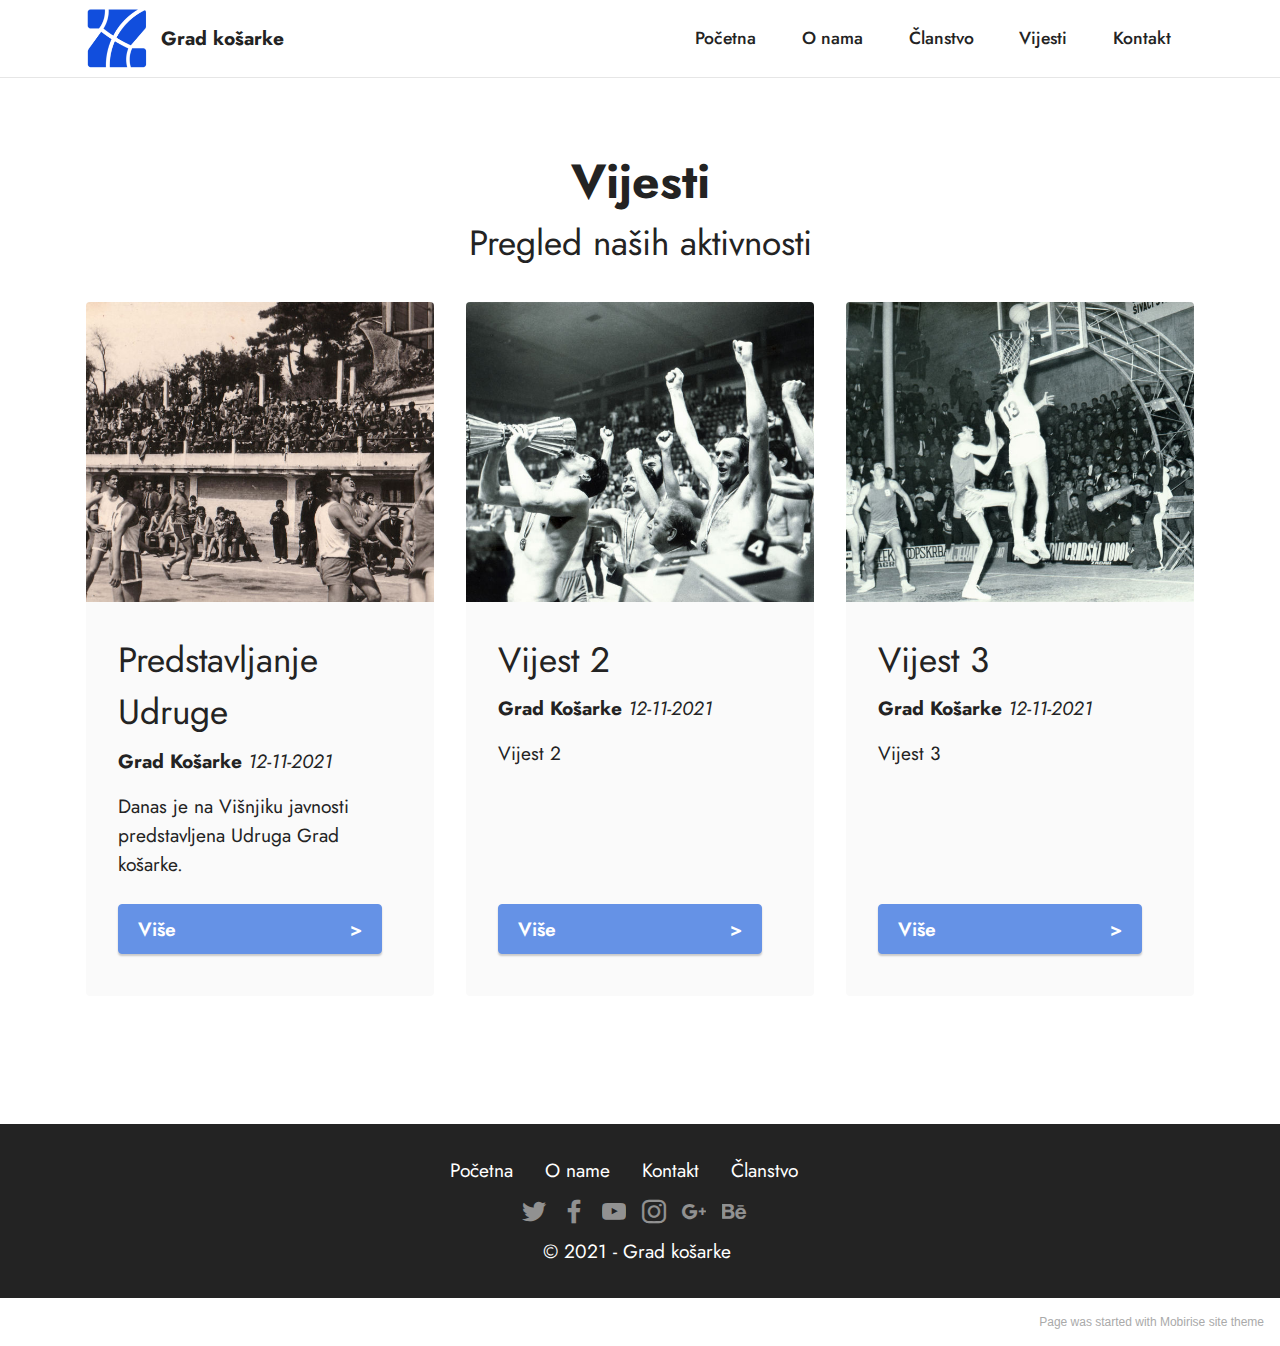
<file: news.html>
<!DOCTYPE html>
<html  >
<head>
  <!-- Site made with Mobirise Website Builder v5.5.0, https://mobirise.com -->
  <meta charset="UTF-8">
  <meta http-equiv="X-UA-Compatible" content="IE=edge">
  <meta name="generator" content="Mobirise v5.5.0, mobirise.com">
  <meta name="viewport" content="width=device-width, initial-scale=1, minimum-scale=1">
  <link rel="shortcut icon" href="assets/images/logo-2-121x119.png" type="image/x-icon">
  <meta name="description" content="">
  
  
  <title>Vijesti</title>
  <link rel="stylesheet" href="assets/bootstrap/css/bootstrap.min.css">
  <link rel="stylesheet" href="assets/bootstrap/css/bootstrap-grid.min.css">
  <link rel="stylesheet" href="assets/bootstrap/css/bootstrap-reboot.min.css">
  <link rel="stylesheet" href="assets/dropdown/css/style.css">
  <link rel="stylesheet" href="assets/socicon/css/styles.css">
  <link rel="stylesheet" href="assets/theme/css/style.css">
  <link rel="preload" href="https://fonts.googleapis.com/css?family=Jost:100,200,300,400,500,600,700,800,900,100i,200i,300i,400i,500i,600i,700i,800i,900i&display=swap" as="style" onload="this.onload=null;this.rel='stylesheet'">
  <noscript><link rel="stylesheet" href="https://fonts.googleapis.com/css?family=Jost:100,200,300,400,500,600,700,800,900,100i,200i,300i,400i,500i,600i,700i,800i,900i&display=swap"></noscript>
  <link rel="preload" as="style" href="assets/mobirise/css/mbr-additional.css"><link rel="stylesheet" href="assets/mobirise/css/mbr-additional.css" type="text/css">
  
  
  
  
</head>
<body>
  
  <section data-bs-version="5.1" class="menu cid-sOlqsIDnFV" once="menu" id="menu1-1j">
    
    <nav class="navbar navbar-dropdown navbar-fixed-top navbar-expand-lg">
        <div class="container">
            <div class="navbar-brand">
                <span class="navbar-logo">
                    <a href="https://www.gradkosarke.org">
                        <img src="assets/images/logo-2-121x119.png" alt="Mobirise" style="height: 3.8rem;">
                    </a>
                </span>
                <span class="navbar-caption-wrap"><a class="navbar-caption text-black display-7" href="https://mobiri.se">Grad košarke<br></a></span>
            </div>
            <button class="navbar-toggler" type="button" data-toggle="collapse" data-bs-toggle="collapse" data-target="#navbarSupportedContent" data-bs-target="#navbarSupportedContent" aria-controls="navbarNavAltMarkup" aria-expanded="false" aria-label="Toggle navigation">
                <div class="hamburger">
                    <span></span>
                    <span></span>
                    <span></span>
                    <span></span>
                </div>
            </button>
            <div class="collapse navbar-collapse" id="navbarSupportedContent">
                <ul class="navbar-nav nav-dropdown nav-right" data-app-modern-menu="true"><li class="nav-item"><a class="nav-link link text-black text-primary display-4" href="index.html">Početna</a></li>
                    <li class="nav-item"><a class="nav-link link text-black text-primary display-4" href="about_us.html">O nama</a></li><li class="nav-item"><a class="nav-link link text-black text-primary display-4" href="members.html">Članstvo</a></li><li class="nav-item"><a class="nav-link link text-black text-primary display-4" href="news.html">Vijesti</a></li><li class="nav-item"><a class="nav-link link text-black text-primary display-4" href="contact.html">Kontakt</a></li></ul>
                
                
            </div>
        </div>
    </nav>

</section>

<section data-bs-version="5.1" class="content2 cid-sOlvCbqEgm" id="content2-1n">
    
    
    <div class="container">
        <div class="mbr-section-head">
            <h4 class="mbr-section-title mbr-fonts-style align-center mb-0 display-2"><strong>Vijesti</strong></h4>
            <h5 class="mbr-section-subtitle mbr-fonts-style align-center mb-0 mt-2 display-5">Pregled naših aktivnosti</h5>
        </div>
        <div class="row mt-4">
            <div class="item features-image сol-12 col-md-6 col-lg-4">
                <div class="item-wrapper">
                    <div class="item-img">
                        <img src="assets/images/1952003-816x549.jpg" alt="" title="">
                    </div>
                    <div class="item-content">
                        <h5 class="item-title mbr-fonts-style display-5">Predstavljanje Udruge</h5>
                        <h6 class="item-subtitle mbr-fonts-style mt-1 display-7">
                            <strong>Grad Košarke</strong><em> 12-11-2021</em></h6>
                        <p class="mbr-text mbr-fonts-style mt-3 display-7">Danas je na Višnjiku javnosti predstavljena Udruga Grad košarke.&nbsp;</p>
                    </div>
                    <div class="mbr-section-btn item-footer mt-2"><a href="" class="btn item-btn btn-primary display-7" target="_blank">Više&nbsp; &nbsp; &nbsp; &nbsp; &nbsp; &nbsp; &nbsp; &nbsp; &nbsp; &nbsp; &nbsp; &nbsp; &nbsp; &nbsp; &nbsp;&gt;</a></div>
                </div>
            </div>
            <div class="item features-image сol-12 col-md-6 col-lg-4">
                <div class="item-wrapper">
                    <div class="item-img">
                        <img src="assets/images/1986-pehar-pobjednici-816x568.jpg" alt="" title="">
                    </div>
                    <div class="item-content">
                        <h5 class="item-title mbr-fonts-style display-5">Vijest 2</h5>
                        <h6 class="item-subtitle mbr-fonts-style mt-1 display-7"><strong>Grad Košarke </strong><em>12-11-2021</em></h6>
                        <p class="mbr-text mbr-fonts-style mt-3 display-7">Vijest 2<br>
                        </p>
                    </div>
                    <div class="mbr-section-btn item-footer mt-2"><a href="" class="btn btn-primary item-btn display-7" target="_blank">Više&nbsp; &nbsp; &nbsp; &nbsp; &nbsp; &nbsp; &nbsp; &nbsp; &nbsp; &nbsp; &nbsp; &nbsp; &nbsp; &nbsp; &nbsp;&gt;</a></div>
                </div>
            </div>
            <div class="item features-image сol-12 col-md-6 col-lg-4">
                <div class="item-wrapper">
                    <div class="item-img">
                        <img src="assets/images/1968013-816x585.jpg" alt="" title="">
                    </div>
                    <div class="item-content">
                        <h5 class="item-title mbr-fonts-style display-5">Vijest 3</h5>
                        <h6 class="item-subtitle mbr-fonts-style mt-1 display-7"><strong>Grad Košarke </strong><em>12-11-2021</em></h6>
                        <p class="mbr-text mbr-fonts-style mt-3 display-7">Vijest 3</p>
                    </div>
                    <div class="mbr-section-btn item-footer mt-2"><a href="" class="btn btn-primary item-btn display-7" target="_blank">Više&nbsp; &nbsp; &nbsp; &nbsp; &nbsp; &nbsp; &nbsp; &nbsp; &nbsp; &nbsp; &nbsp; &nbsp; &nbsp; &nbsp; &nbsp;&gt;</a></div>
                </div>
            </div>

        </div>
    </div>
</section>

<section data-bs-version="5.1" class="footer3 cid-sOlqsJdSKC" once="footers" id="footer3-1k">

    

    

    <div class="container">
        <div class="media-container-row align-center mbr-white">
            <div class="row row-links">
                <ul class="foot-menu">
                    
                    
                    
                    
                    
                <li class="foot-menu-item mbr-fonts-style display-7">Početna</li><li class="foot-menu-item mbr-fonts-style display-7">O name</li><li class="foot-menu-item mbr-fonts-style display-7">Kontakt</li><li class="foot-menu-item mbr-fonts-style display-7">Članstvo</li><li class="foot-menu-item mbr-fonts-style display-7"></li></ul>
            </div>
            <div class="row social-row">
                <div class="social-list align-right pb-2">
                    
                    
                    
                    
                    
                    
                <div class="soc-item">
                        <a href="https://twitter.com/mobirise" target="_blank">
                            <span class="socicon-twitter socicon mbr-iconfont mbr-iconfont-social"></span>
                        </a>
                    </div><div class="soc-item">
                        <a href="https://www.facebook.com/pages/Mobirise/1616226671953247" target="_blank">
                            <span class="socicon-facebook socicon mbr-iconfont mbr-iconfont-social"></span>
                        </a>
                    </div><div class="soc-item">
                        <a href="https://www.youtube.com/c/mobirise" target="_blank">
                            <span class="socicon-youtube socicon mbr-iconfont mbr-iconfont-social"></span>
                        </a>
                    </div><div class="soc-item">
                        <a href="https://instagram.com/mobirise" target="_blank">
                            <span class="socicon-instagram socicon mbr-iconfont mbr-iconfont-social"></span>
                        </a>
                    </div><div class="soc-item">
                        <a href="https://plus.google.com/u/0/+Mobirise" target="_blank">
                            <span class="socicon-googleplus socicon mbr-iconfont mbr-iconfont-social"></span>
                        </a>
                    </div><div class="soc-item">
                        <a href="https://www.behance.net/Mobirise" target="_blank">
                            <span class="socicon-behance socicon mbr-iconfont mbr-iconfont-social"></span>
                        </a>
                    </div></div>
            </div>
            <div class="row row-copirayt">
                <p class="mbr-text mb-0 mbr-fonts-style mbr-white align-center display-7">
                    © 2021 - Grad košarke&nbsp;</p>
            </div>
        </div>
    </div>
</section><section style="background-color: #fff; font-family: -apple-system, BlinkMacSystemFont, 'Segoe UI', 'Roboto', 'Helvetica Neue', Arial, sans-serif; color:#aaa; font-size:12px; padding: 0; align-items: center; display: flex;"><a href="https://mobirise.site/q" style="flex: 1 1; height: 3rem; padding-left: 1rem;"></a><p style="flex: 0 0 auto; margin:0; padding-right:1rem;"><a href="https://mobirise.site/s" style="color:#aaa;">Page</a> was started with Mobirise site theme</p></section><script src="assets/bootstrap/js/bootstrap.bundle.min.js"></script>  <script src="assets/smoothscroll/smooth-scroll.js"></script>  <script src="assets/ytplayer/index.js"></script>  <script src="assets/dropdown/js/navbar-dropdown.js"></script>  <script src="assets/theme/js/script.js"></script>  
  
  
</body>
</html>
</file>
<file: assets/web/assets/mobirise-icons2/mobirise2.css>
@font-face {
  font-family: 'Moririse2';
  font-display: swap;
  src:  url('mobirise2.eot?f2bix4');
  src:  url('mobirise2.eot?f2bix4#iefix') format('embedded-opentype'),
    url('mobirise2.ttf?f2bix4') format('truetype'),
    url('mobirise2.woff?f2bix4') format('woff'),
    url('mobirise2.svg?f2bix4#mobirise2') format('svg');
  font-weight: normal;
  font-style: normal;
}

[class^="mobi-"], [class*=" mobi-"] {
  /* use !important to prevent issues with browser extensions that change fonts */
  font-family: 'Moririse2' !important;
  speak: none;
  font-style: normal;
  font-weight: normal;
  font-variant: normal;
  text-transform: none;
  line-height: 1;

  /* Better Font Rendering =========== */
  -webkit-font-smoothing: antialiased;
  -moz-osx-font-smoothing: grayscale;
}

.mobi-mbri-add-submenu:before {
  content: "\e900";
}
.mobi-mbri-alert:before {
  content: "\e901";
}
.mobi-mbri-align-center:before {
  content: "\e902";
}
.mobi-mbri-align-justify:before {
  content: "\e903";
}
.mobi-mbri-align-left:before {
  content: "\e904";
}
.mobi-mbri-align-right:before {
  content: "\e905";
}
.mobi-mbri-android:before {
  content: "\e906";
}
.mobi-mbri-apple:before {
  content: "\e907";
}
.mobi-mbri-arrow-down:before {
  content: "\e908";
}
.mobi-mbri-arrow-next:before {
  content: "\e909";
}
.mobi-mbri-arrow-prev:before {
  content: "\e90a";
}
.mobi-mbri-arrow-up:before {
  content: "\e90b";
}
.mobi-mbri-bold:before {
  content: "\e90c";
}
.mobi-mbri-bookmark:before {
  content: "\e90d";
}
.mobi-mbri-bootstrap:before {
  content: "\e90e";
}
.mobi-mbri-briefcase:before {
  content: "\e90f";
}
.mobi-mbri-browse:before {
  content: "\e910";
}
.mobi-mbri-bulleted-list:before {
  content: "\e911";
}
.mobi-mbri-calendar:before {
  content: "\e912";
}
.mobi-mbri-camera:before {
  content: "\e913";
}
.mobi-mbri-cart-add:before {
  content: "\e914";
}
.mobi-mbri-cart-full:before {
  content: "\e915";
}
.mobi-mbri-cash:before {
  content: "\e916";
}
.mobi-mbri-change-style:before {
  content: "\e917";
}
.mobi-mbri-chat:before {
  content: "\e918";
}
.mobi-mbri-clock:before {
  content: "\e919";
}
.mobi-mbri-close:before {
  content: "\e91a";
}
.mobi-mbri-cloud:before {
  content: "\e91b";
}
.mobi-mbri-code:before {
  content: "\e91c";
}
.mobi-mbri-contact-form:before {
  content: "\e91d";
}
.mobi-mbri-credit-card:before {
  content: "\e91e";
}
.mobi-mbri-cursor-click:before {
  content: "\e91f";
}
.mobi-mbri-cust-feedback:before {
  content: "\e920";
}
.mobi-mbri-database:before {
  content: "\e921";
}
.mobi-mbri-delivery:before {
  content: "\e922";
}
.mobi-mbri-desktop:before {
  content: "\e923";
}
.mobi-mbri-devices:before {
  content: "\e924";
}
.mobi-mbri-down:before {
  content: "\e925";
}
.mobi-mbri-download-2:before {
  content: "\e926";
}
.mobi-mbri-download:before {
  content: "\e927";
}
.mobi-mbri-drag-n-drop-2:before {
  content: "\e928";
}
.mobi-mbri-drag-n-drop:before {
  content: "\e929";
}
.mobi-mbri-edit-2:before {
  content: "\e92a";
}
.mobi-mbri-edit:before {
  content: "\e92b";
}
.mobi-mbri-error:before {
  content: "\e92c";
}
.mobi-mbri-extension:before {
  content: "\e92d";
}
.mobi-mbri-features:before {
  content: "\e92e";
}
.mobi-mbri-file:before {
  content: "\e92f";
}
.mobi-mbri-flag:before {
  content: "\e930";
}
.mobi-mbri-folder:before {
  content: "\e931";
}
.mobi-mbri-gift:before {
  content: "\e932";
}
.mobi-mbri-github:before {
  content: "\e933";
}
.mobi-mbri-globe-2:before {
  content: "\e934";
}
.mobi-mbri-globe:before {
  content: "\e935";
}
.mobi-mbri-growing-chart:before {
  content: "\e936";
}
.mobi-mbri-hearth:before {
  content: "\e937";
}
.mobi-mbri-help:before {
  content: "\e938";
}
.mobi-mbri-home:before {
  content: "\e939";
}
.mobi-mbri-hot-cup:before {
  content: "\e93a";
}
.mobi-mbri-idea:before {
  content: "\e93b";
}
.mobi-mbri-image-gallery:before {
  content: "\e93c";
}
.mobi-mbri-image-slider:before {
  content: "\e93d";
}
.mobi-mbri-info:before {
  content: "\e93e";
}
.mobi-mbri-italic:before {
  content: "\e93f";
}
.mobi-mbri-key:before {
  content: "\e940";
}
.mobi-mbri-laptop:before {
  content: "\e941";
}
.mobi-mbri-layers:before {
  content: "\e942";
}
.mobi-mbri-left-right:before {
  content: "\e943";
}
.mobi-mbri-left:before {
  content: "\e944";
}
.mobi-mbri-letter:before {
  content: "\e945";
}
.mobi-mbri-like:before {
  content: "\e946";
}
.mobi-mbri-link:before {
  content: "\e947";
}
.mobi-mbri-lock:before {
  content: "\e948";
}
.mobi-mbri-login:before {
  content: "\e949";
}
.mobi-mbri-logout:before {
  content: "\e94a";
}
.mobi-mbri-magic-stick:before {
  content: "\e94b";
}
.mobi-mbri-map-pin:before {
  content: "\e94c";
}
.mobi-mbri-menu:before {
  content: "\e94d";
}
.mobi-mbri-mobile-2:before {
  content: "\e94e";
}
.mobi-mbri-mobile-horizontal:before {
  content: "\e94f";
}
.mobi-mbri-mobile:before {
  content: "\e950";
}
.mobi-mbri-mobirise:before {
  content: "\e951";
}
.mobi-mbri-more-horizontal:before {
  content: "\e952";
}
.mobi-mbri-more-vertical:before {
  content: "\e953";
}
.mobi-mbri-music:before {
  content: "\e954";
}
.mobi-mbri-new-file:before {
  content: "\e955";
}
.mobi-mbri-numbered-list:before {
  content: "\e956";
}
.mobi-mbri-opened-folder:before {
  content: "\e957";
}
.mobi-mbri-pages:before {
  content: "\e958";
}
.mobi-mbri-paper-plane:before {
  content: "\e959";
}
.mobi-mbri-paperclip:before {
  content: "\e95a";
}
.mobi-mbri-phone:before {
  content: "\e95b";
}
.mobi-mbri-photo:before {
  content: "\e95c";
}
.mobi-mbri-photos:before {
  content: "\e95d";
}
.mobi-mbri-pin:before {
  content: "\e95e";
}
.mobi-mbri-play:before {
  content: "\e95f";
}
.mobi-mbri-plus:before {
  content: "\e960";
}
.mobi-mbri-preview:before {
  content: "\e961";
}
.mobi-mbri-print:before {
  content: "\e962";
}
.mobi-mbri-protect:before {
  content: "\e963";
}
.mobi-mbri-question:before {
  content: "\e964";
}
.mobi-mbri-quote-left:before {
  content: "\e965";
}
.mobi-mbri-quote-right:before {
  content: "\e966";
}
.mobi-mbri-redo:before {
  content: "\e967";
}
.mobi-mbri-refresh:before {
  content: "\e968";
}
.mobi-mbri-responsive-2:before {
  content: "\e969";
}
.mobi-mbri-responsive:before {
  content: "\e96a";
}
.mobi-mbri-right:before {
  content: "\e96b";
}
.mobi-mbri-rocket:before {
  content: "\e96c";
}
.mobi-mbri-sad-face:before {
  content: "\e96d";
}
.mobi-mbri-sale:before {
  content: "\e96e";
}
.mobi-mbri-save:before {
  content: "\e96f";
}
.mobi-mbri-search:before {
  content: "\e970";
}
.mobi-mbri-setting-2:before {
  content: "\e971";
}
.mobi-mbri-setting-3:before {
  content: "\e972";
}
.mobi-mbri-setting:before {
  content: "\e973";
}
.mobi-mbri-share:before {
  content: "\e974";
}
.mobi-mbri-shopping-bag:before {
  content: "\e975";
}
.mobi-mbri-shopping-basket:before {
  content: "\e976";
}
.mobi-mbri-shopping-cart:before {
  content: "\e977";
}
.mobi-mbri-sites:before {
  content: "\e978";
}
.mobi-mbri-smile-face:before {
  content: "\e979";
}
.mobi-mbri-speed:before {
  content: "\e97a";
}
.mobi-mbri-star:before {
  content: "\e97b";
}
.mobi-mbri-success:before {
  content: "\e97c";
}
.mobi-mbri-sun:before {
  content: "\e97d";
}
.mobi-mbri-sun2:before {
  content: "\e97e";
}
.mobi-mbri-tablet-vertical:before {
  content: "\e97f";
}
.mobi-mbri-tablet:before {
  content: "\e980";
}
.mobi-mbri-target:before {
  content: "\e981";
}
.mobi-mbri-timer:before {
  content: "\e982";
}
.mobi-mbri-to-ftp:before {
  content: "\e983";
}
.mobi-mbri-to-local-drive:before {
  content: "\e984";
}
.mobi-mbri-touch-swipe:before {
  content: "\e985";
}
.mobi-mbri-touch:before {
  content: "\e986";
}
.mobi-mbri-trash:before {
  content: "\e987";
}
.mobi-mbri-underline:before {
  content: "\e988";
}
.mobi-mbri-undo:before {
  content: "\e989";
}
.mobi-mbri-unlink:before {
  content: "\e98a";
}
.mobi-mbri-unlock:before {
  content: "\e98b";
}
.mobi-mbri-up-down:before {
  content: "\e98c";
}
.mobi-mbri-up:before {
  content: "\e98d";
}
.mobi-mbri-update:before {
  content: "\e98e";
}
.mobi-mbri-upload-2:before {
  content: "\e98f";
}
.mobi-mbri-upload:before {
  content: "\e990";
}
.mobi-mbri-user-2:before {
  content: "\e991";
}
.mobi-mbri-user:before {
  content: "\e992";
}
.mobi-mbri-users:before {
  content: "\e993";
}
.mobi-mbri-video-play:before {
  content: "\e994";
}
.mobi-mbri-video:before {
  content: "\e995";
}
.mobi-mbri-watch:before {
  content: "\e996";
}
.mobi-mbri-website-theme-2:before {
  content: "\e997";
}
.mobi-mbri-website-theme:before {
  content: "\e998";
}
.mobi-mbri-wifi:before {
  content: "\e999";
}
.mobi-mbri-windows:before {
  content: "\e99a";
}
.mobi-mbri-zoom-in:before {
  content: "\e99b";
}
.mobi-mbri-zoom-out:before {
  content: "\e99c";
}
</file>
<file: assets/dropdown/css/style.css>
.navbar-dropdown {
  left: 0;
  padding: 0;
  position: absolute;
  right: 0;
  top: 0;
  transition: all 0.45s ease;
  z-index: 1030;
  background: #282828; }
  .navbar-dropdown .navbar-logo {
    margin-right: 0.8rem;
    transition: margin 0.3s ease-in-out;
    vertical-align: middle; }
    .navbar-dropdown .navbar-logo img {
      height: 3.125rem;
      transition: all 0.3s ease-in-out; }
    .navbar-dropdown .navbar-logo.mbr-iconfont {
      font-size: 3.125rem;
      line-height: 3.125rem; }
  .navbar-dropdown .navbar-caption {
    font-weight: 700;
    white-space: normal;
    vertical-align: -4px;
    line-height: 3.125rem !important; }
    .navbar-dropdown .navbar-caption, .navbar-dropdown .navbar-caption:hover {
      color: inherit;
      text-decoration: none; }
  .navbar-dropdown .mbr-iconfont + .navbar-caption {
    vertical-align: -1px; }
  .navbar-dropdown.navbar-fixed-top {
    position: fixed; }
  .navbar-dropdown .navbar-brand span {
    vertical-align: -4px; }
  .navbar-dropdown.bg-color.transparent {
    background: none; }
  .navbar-dropdown.navbar-short .navbar-brand {
    padding: 0.625rem 0; }
    .navbar-dropdown.navbar-short .navbar-brand span {
      vertical-align: -1px; }
  .navbar-dropdown.navbar-short .navbar-caption {
    line-height: 2.375rem !important;
    vertical-align: -2px; }
  .navbar-dropdown.navbar-short .navbar-logo {
    margin-right: 0.5rem; }
    .navbar-dropdown.navbar-short .navbar-logo img {
      height: 2.375rem; }
    .navbar-dropdown.navbar-short .navbar-logo.mbr-iconfont {
      font-size: 2.375rem;
      line-height: 2.375rem; }
  .navbar-dropdown.navbar-short .mbr-table-cell {
    height: 3.625rem; }
  .navbar-dropdown .navbar-close {
    left: 0.6875rem;
    position: fixed;
    top: 0.75rem;
    z-index: 1000; }
  .navbar-dropdown .hamburger-icon {
    content: "";
    display: inline-block;
    vertical-align: middle;
    width: 16px;
    -webkit-box-shadow: 0 -6px 0 1px #282828,0 0 0 1px #282828,0 6px 0 1px #282828;
    -moz-box-shadow: 0 -6px 0 1px #282828,0 0 0 1px #282828,0 6px 0 1px #282828;
    box-shadow: 0 -6px 0 1px #282828,0 0 0 1px #282828,0 6px 0 1px #282828; }

.dropdown-menu .dropdown-toggle[data-toggle="dropdown-submenu"]::after {
  border-bottom: 0.35em solid transparent;
  border-left: 0.35em solid;
  border-right: 0;
  border-top: 0.35em solid transparent;
  margin-left: 0.3rem; }

.dropdown-menu .dropdown-item:focus {
  outline: 0; }

.nav-dropdown {
  font-size: 0.75rem;
  font-weight: 500;
  height: auto !important; }
  .nav-dropdown .nav-btn {
    padding-left: 1rem; }
  .nav-dropdown .link {
    margin: .667em 1.667em;
    font-weight: 500;
    padding: 0;
    transition: color .2s ease-in-out; }
    .nav-dropdown .link.dropdown-toggle {
      margin-right: 2.583em; }
      .nav-dropdown .link.dropdown-toggle::after {
        margin-left: .25rem;
        border-top: 0.35em solid;
        border-right: 0.35em solid transparent;
        border-left: 0.35em solid transparent;
        border-bottom: 0; }
      .nav-dropdown .link.dropdown-toggle[aria-expanded="true"] {
        margin: 0;
        padding: 0.667em 3.263em  0.667em 1.667em; }
  .nav-dropdown .link::after,
  .nav-dropdown .dropdown-item::after {
    color: inherit; }
  .nav-dropdown .btn {
    font-size: 0.75rem;
    font-weight: 700;
    letter-spacing: 0;
    margin-bottom: 0;
    padding-left: 1.25rem;
    padding-right: 1.25rem; }
  .nav-dropdown .dropdown-menu {
    border-radius: 0;
    border: 0;
    left: 0;
    margin: 0;
    padding-bottom: 1.25rem;
    padding-top: 1.25rem;
    position: relative; }
  .nav-dropdown .dropdown-submenu {
    margin-left: 0.125rem;
    top: 0; }
  .nav-dropdown .dropdown-item {
    font-weight: 500;
    line-height: 2;
    padding: 0.3846em 4.615em 0.3846em 1.5385em;
    position: relative;
    transition: color .2s ease-in-out, background-color .2s ease-in-out; }
    .nav-dropdown .dropdown-item::after {
      margin-top: -0.3077em;
      position: absolute;
      right: 1.1538em;
      top: 50%; }
    .nav-dropdown .dropdown-item:focus, .nav-dropdown .dropdown-item:hover {
      background: none; }

@media (max-width: 767px) {
  .nav-dropdown.navbar-toggleable-sm {
    bottom: 0;
    display: none;
    left: 0;
    overflow-x: hidden;
    position: fixed;
    top: 0;
    transform: translateX(-100%);
    -ms-transform: translateX(-100%);
    -webkit-transform: translateX(-100%);
    width: 18.75rem;
    z-index: 999; } }
.nav-dropdown.navbar-toggleable-xl {
  bottom: 0;
  display: none;
  left: 0;
  overflow-x: hidden;
  position: fixed;
  top: 0;
  transform: translateX(-100%);
  -ms-transform: translateX(-100%);
  -webkit-transform: translateX(-100%);
  width: 18.75rem;
  z-index: 999; }

.nav-dropdown-sm {
  display: block !important;
  overflow-x: hidden;
  overflow: auto;
  padding-top: 3.875rem; }
  .nav-dropdown-sm::after {
    content: "";
    display: block;
    height: 3rem;
    width: 100%; }
  .nav-dropdown-sm.collapse.in ~ .navbar-close {
    display: block !important; }
  .nav-dropdown-sm.collapsing, .nav-dropdown-sm.collapse.in {
    transform: translateX(0);
    -ms-transform: translateX(0);
    -webkit-transform: translateX(0);
    transition: all 0.25s ease-out;
    -webkit-transition: all 0.25s ease-out;
    background: #282828; }
  .nav-dropdown-sm.collapsing[aria-expanded="false"] {
    transform: translateX(-100%);
    -ms-transform: translateX(-100%);
    -webkit-transform: translateX(-100%); }
  .nav-dropdown-sm .nav-item {
    display: block;
    margin-left: 0 !important;
    padding-left: 0; }
  .nav-dropdown-sm .link,
  .nav-dropdown-sm .dropdown-item {
    border-top: 1px dotted rgba(255, 255, 255, 0.1);
    font-size: 0.8125rem;
    line-height: 1.6;
    margin: 0 !important;
    padding: 0.875rem 2.4rem 0.875rem 1.5625rem !important;
    position: relative;
    white-space: normal; }
    .nav-dropdown-sm .link:focus, .nav-dropdown-sm .link:hover,
    .nav-dropdown-sm .dropdown-item:focus,
    .nav-dropdown-sm .dropdown-item:hover {
      background: rgba(0, 0, 0, 0.2) !important;
      color: #c0a375; }
  .nav-dropdown-sm .nav-btn {
    position: relative;
    padding: 1.5625rem 1.5625rem 0 1.5625rem; }
    .nav-dropdown-sm .nav-btn::before {
      border-top: 1px dotted rgba(255, 255, 255, 0.1);
      content: "";
      left: 0;
      position: absolute;
      top: 0;
      width: 100%; }
    .nav-dropdown-sm .nav-btn + .nav-btn {
      padding-top: 0.625rem; }
      .nav-dropdown-sm .nav-btn + .nav-btn::before {
        display: none; }
  .nav-dropdown-sm .btn {
    padding: 0.625rem 0; }
  .nav-dropdown-sm .dropdown-toggle[data-toggle="dropdown-submenu"]::after {
    margin-left: .25rem;
    border-top: 0.35em solid;
    border-right: 0.35em solid transparent;
    border-left: 0.35em solid transparent;
    border-bottom: 0; }
  .nav-dropdown-sm .dropdown-toggle[data-toggle="dropdown-submenu"][aria-expanded="true"]::after {
    border-top: 0;
    border-right: 0.35em solid transparent;
    border-left: 0.35em solid transparent;
    border-bottom: 0.35em solid; }
  .nav-dropdown-sm .dropdown-menu {
    margin: 0;
    padding: 0;
    position: relative;
    top: 0;
    left: 0;
    width: 100%;
    border: 0;
    float: none;
    border-radius: 0;
    background: none; }
  .nav-dropdown-sm .dropdown-submenu {
    left: 100%;
    margin-left: 0.125rem;
    margin-top: -1.25rem;
    top: 0; }

.navbar-toggleable-sm .nav-dropdown .dropdown-menu {
  position: absolute; }

.navbar-toggleable-sm .nav-dropdown .dropdown-submenu {
  left: 100%;
  margin-left: 0.125rem;
  margin-top: -1.25rem;
  top: 0; }

.navbar-toggleable-sm.opened .nav-dropdown .dropdown-menu {
  position: relative; }

.navbar-toggleable-sm.opened .nav-dropdown .dropdown-submenu {
  left: 0;
  margin-left: 00rem;
  margin-top: 0rem;
  top: 0; }

.is-builder .nav-dropdown.collapsing {
  transition: none !important; }
</file>
<file: assets/socicon/css/styles.css>
@charset "UTF-8";

@font-face {
  font-family: 'Socicon';
  src:  url('../fonts/socicon.eot');
  src:  url('../fonts/socicon.eot?#iefix') format('embedded-opentype'),
    url('../fonts/socicon.woff2') format('woff2'),
    url('../fonts/socicon.ttf') format('truetype'),
    url('../fonts/socicon.woff') format('woff'),
    url('../fonts/socicon.svg#socicon') format('svg');
  font-weight: normal;
  font-style: normal;
  font-display: swap;
}

[data-icon]:before {
  font-family: "socicon" !important;
  content: attr(data-icon);
  font-style: normal !important;
  font-weight: normal !important;
  font-variant: normal !important;
  text-transform: none !important;
  speak: none;
  line-height: 1;
  -webkit-font-smoothing: antialiased;
  -moz-osx-font-smoothing: grayscale;
}

[class^="socicon-"], [class*=" socicon-"] {
  /* use !important to prevent issues with browser extensions that change fonts */
  font-family: 'Socicon' !important;
  speak: none;
  font-style: normal;
  font-weight: normal;
  font-variant: normal;
  text-transform: none;
  line-height: 1;

  /* Better Font Rendering =========== */
  -webkit-font-smoothing: antialiased;
  -moz-osx-font-smoothing: grayscale;
}

.socicon-eitaa:before {
  content: "\e97c";
}
.socicon-soroush:before {
  content: "\e97d";
}
.socicon-bale:before {
  content: "\e97e";
}
.socicon-zazzle:before {
  content: "\e97b";
}
.socicon-society6:before {
  content: "\e97a";
}
.socicon-redbubble:before {
  content: "\e979";
}
.socicon-avvo:before {
  content: "\e978";
}
.socicon-stitcher:before {
  content: "\e977";
}
.socicon-googlehangouts:before {
  content: "\e974";
}
.socicon-dlive:before {
  content: "\e975";
}
.socicon-vsco:before {
  content: "\e976";
}
.socicon-flipboard:before {
  content: "\e973";
}
.socicon-ubuntu:before {
  content: "\e958";
}
.socicon-artstation:before {
  content: "\e959";
}
.socicon-invision:before {
  content: "\e95a";
}
.socicon-torial:before {
  content: "\e95b";
}
.socicon-collectorz:before {
  content: "\e95c";
}
.socicon-seenthis:before {
  content: "\e95d";
}
.socicon-googleplaymusic:before {
  content: "\e95e";
}
.socicon-debian:before {
  content: "\e95f";
}
.socicon-filmfreeway:before {
  content: "\e960";
}
.socicon-gnome:before {
  content: "\e961";
}
.socicon-itchio:before {
  content: "\e962";
}
.socicon-jamendo:before {
  content: "\e963";
}
.socicon-mix:before {
  content: "\e964";
}
.socicon-sharepoint:before {
  content: "\e965";
}
.socicon-tinder:before {
  content: "\e966";
}
.socicon-windguru:before {
  content: "\e967";
}
.socicon-cdbaby:before {
  content: "\e968";
}
.socicon-elementaryos:before {
  content: "\e969";
}
.socicon-stage32:before {
  content: "\e96a";
}
.socicon-tiktok:before {
  content: "\e96b";
}
.socicon-gitter:before {
  content: "\e96c";
}
.socicon-letterboxd:before {
  content: "\e96d";
}
.socicon-threema:before {
  content: "\e96e";
}
.socicon-splice:before {
  content: "\e96f";
}
.socicon-metapop:before {
  content: "\e970";
}
.socicon-naver:before {
  content: "\e971";
}
.socicon-remote:before {
  content: "\e972";
}
.socicon-internet:before {
  content: "\e957";
}
.socicon-moddb:before {
  content: "\e94b";
}
.socicon-indiedb:before {
  content: "\e94c";
}
.socicon-traxsource:before {
  content: "\e94d";
}
.socicon-gamefor:before {
  content: "\e94e";
}
.socicon-pixiv:before {
  content: "\e94f";
}
.socicon-myanimelist:before {
  content: "\e950";
}
.socicon-blackberry:before {
  content: "\e951";
}
.socicon-wickr:before {
  content: "\e952";
}
.socicon-spip:before {
  content: "\e953";
}
.socicon-napster:before {
  content: "\e954";
}
.socicon-beatport:before {
  content: "\e955";
}
.socicon-hackerone:before {
  content: "\e956";
}
.socicon-hackernews:before {
  content: "\e946";
}
.socicon-smashwords:before {
  content: "\e947";
}
.socicon-kobo:before {
  content: "\e948";
}
.socicon-bookbub:before {
  content: "\e949";
}
.socicon-mailru:before {
  content: "\e94a";
}
.socicon-gitlab:before {
  content: "\e945";
}
.socicon-instructables:before {
  content: "\e944";
}
.socicon-portfolio:before {
  content: "\e943";
}
.socicon-codered:before {
  content: "\e940";
}
.socicon-origin:before {
  content: "\e941";
}
.socicon-nextdoor:before {
  content: "\e942";
}
.socicon-udemy:before {
  content: "\e93f";
}
.socicon-livemaster:before {
  content: "\e93e";
}
.socicon-crunchbase:before {
  content: "\e93b";
}
.socicon-homefy:before {
  content: "\e93c";
}
.socicon-calendly:before {
  content: "\e93d";
}
.socicon-realtor:before {
  content: "\e90f";
}
.socicon-tidal:before {
  content: "\e910";
}
.socicon-qobuz:before {
  content: "\e911";
}
.socicon-natgeo:before {
  content: "\e912";
}
.socicon-mastodon:before {
  content: "\e913";
}
.socicon-unsplash:before {
  content: "\e914";
}
.socicon-homeadvisor:before {
  content: "\e915";
}
.socicon-angieslist:before {
  content: "\e916";
}
.socicon-codepen:before {
  content: "\e917";
}
.socicon-slack:before {
  content: "\e918";
}
.socicon-openaigym:before {
  content: "\e919";
}
.socicon-logmein:before {
  content: "\e91a";
}
.socicon-fiverr:before {
  content: "\e91b";
}
.socicon-gotomeeting:before {
  content: "\e91c";
}
.socicon-aliexpress:before {
  content: "\e91d";
}
.socicon-guru:before {
  content: "\e91e";
}
.socicon-appstore:before {
  content: "\e91f";
}
.socicon-homes:before {
  content: "\e920";
}
.socicon-zoom:before {
  content: "\e921";
}
.socicon-alibaba:before {
  content: "\e922";
}
.socicon-craigslist:before {
  content: "\e923";
}
.socicon-wix:before {
  content: "\e924";
}
.socicon-redfin:before {
  content: "\e925";
}
.socicon-googlecalendar:before {
  content: "\e926";
}
.socicon-shopify:before {
  content: "\e927";
}
.socicon-freelancer:before {
  content: "\e928";
}
.socicon-seedrs:before {
  content: "\e929";
}
.socicon-bing:before {
  content: "\e92a";
}
.socicon-doodle:before {
  content: "\e92b";
}
.socicon-bonanza:before {
  content: "\e92c";
}
.socicon-squarespace:before {
  content: "\e92d";
}
.socicon-toptal:before {
  content: "\e92e";
}
.socicon-gust:before {
  content: "\e92f";
}
.socicon-ask:before {
  content: "\e930";
}
.socicon-trulia:before {
  content: "\e931";
}
.socicon-loomly:before {
  content: "\e932";
}
.socicon-ghost:before {
  content: "\e933";
}
.socicon-upwork:before {
  content: "\e934";
}
.socicon-fundable:before {
  content: "\e935";
}
.socicon-booking:before {
  content: "\e936";
}
.socicon-googlemaps:before {
  content: "\e937";
}
.socicon-zillow:before {
  content: "\e938";
}
.socicon-niconico:before {
  content: "\e939";
}
.socicon-toneden:before {
  content: "\e93a";
}
.socicon-augment:before {
  content: "\e908";
}
.socicon-bitbucket:before {
  content: "\e909";
}
.socicon-fyuse:before {
  content: "\e90a";
}
.socicon-yt-gaming:before {
  content: "\e90b";
}
.socicon-sketchfab:before {
  content: "\e90c";
}
.socicon-mobcrush:before {
  content: "\e90d";
}
.socicon-microsoft:before {
  content: "\e90e";
}
.socicon-pandora:before {
  content: "\e907";
}
.socicon-messenger:before {
  content: "\e906";
}
.socicon-gamewisp:before {
  content: "\e905";
}
.socicon-bloglovin:before {
  content: "\e904";
}
.socicon-tunein:before {
  content: "\e903";
}
.socicon-gamejolt:before {
  content: "\e901";
}
.socicon-trello:before {
  content: "\e902";
}
.socicon-spreadshirt:before {
  content: "\e900";
}
.socicon-500px:before {
  content: "\e000";
}
.socicon-8tracks:before {
  content: "\e001";
}
.socicon-airbnb:before {
  content: "\e002";
}
.socicon-alliance:before {
  content: "\e003";
}
.socicon-amazon:before {
  content: "\e004";
}
.socicon-amplement:before {
  content: "\e005";
}
.socicon-android:before {
  content: "\e006";
}
.socicon-angellist:before {
  content: "\e007";
}
.socicon-apple:before {
  content: "\e008";
}
.socicon-appnet:before {
  content: "\e009";
}
.socicon-baidu:before {
  content: "\e00a";
}
.socicon-bandcamp:before {
  content: "\e00b";
}
.socicon-battlenet:before {
  content: "\e00c";
}
.socicon-mixer:before {
  content: "\e00d";
}
.socicon-bebee:before {
  content: "\e00e";
}
.socicon-bebo:before {
  content: "\e00f";
}
.socicon-behance:before {
  content: "\e010";
}
.socicon-blizzard:before {
  content: "\e011";
}
.socicon-blogger:before {
  content: "\e012";
}
.socicon-buffer:before {
  content: "\e013";
}
.socicon-chrome:before {
  content: "\e014";
}
.socicon-coderwall:before {
  content: "\e015";
}
.socicon-curse:before {
  content: "\e016";
}
.socicon-dailymotion:before {
  content: "\e017";
}
.socicon-deezer:before {
  content: "\e018";
}
.socicon-delicious:before {
  content: "\e019";
}
.socicon-deviantart:before {
  content: "\e01a";
}
.socicon-diablo:before {
  content: "\e01b";
}
.socicon-digg:before {
  content: "\e01c";
}
.socicon-discord:before {
  content: "\e01d";
}
.socicon-disqus:before {
  content: "\e01e";
}
.socicon-douban:before {
  content: "\e01f";
}
.socicon-draugiem:before {
  content: "\e020";
}
.socicon-dribbble:before {
  content: "\e021";
}
.socicon-drupal:before {
  content: "\e022";
}
.socicon-ebay:before {
  content: "\e023";
}
.socicon-ello:before {
  content: "\e024";
}
.socicon-endomodo:before {
  content: "\e025";
}
.socicon-envato:before {
  content: "\e026";
}
.socicon-etsy:before {
  content: "\e027";
}
.socicon-facebook:before {
  content: "\e028";
}
.socicon-feedburner:before {
  content: "\e029";
}
.socicon-filmweb:before {
  content: "\e02a";
}
.socicon-firefox:before {
  content: "\e02b";
}
.socicon-flattr:before {
  content: "\e02c";
}
.socicon-flickr:before {
  content: "\e02d";
}
.socicon-formulr:before {
  content: "\e02e";
}
.socicon-forrst:before {
  content: "\e02f";
}
.socicon-foursquare:before {
  content: "\e030";
}
.socicon-friendfeed:before {
  content: "\e031";
}
.socicon-github:before {
  content: "\e032";
}
.socicon-goodreads:before {
  content: "\e033";
}
.socicon-google:before {
  content: "\e034";
}
.socicon-googlescholar:before {
  content: "\e035";
}
.socicon-googlegroups:before {
  content: "\e036";
}
.socicon-googlephotos:before {
  content: "\e037";
}
.socicon-googleplus:before {
  content: "\e038";
}
.socicon-grooveshark:before {
  content: "\e039";
}
.socicon-hackerrank:before {
  content: "\e03a";
}
.socicon-hearthstone:before {
  content: "\e03b";
}
.socicon-hellocoton:before {
  content: "\e03c";
}
.socicon-heroes:before {
  content: "\e03d";
}
.socicon-smashcast:before {
  content: "\e03e";
}
.socicon-horde:before {
  content: "\e03f";
}
.socicon-houzz:before {
  content: "\e040";
}
.socicon-icq:before {
  content: "\e041";
}
.socicon-identica:before {
  content: "\e042";
}
.socicon-imdb:before {
  content: "\e043";
}
.socicon-instagram:before {
  content: "\e044";
}
.socicon-issuu:before {
  content: "\e045";
}
.socicon-istock:before {
  content: "\e046";
}
.socicon-itunes:before {
  content: "\e047";
}
.socicon-keybase:before {
  content: "\e048";
}
.socicon-lanyrd:before {
  content: "\e049";
}
.socicon-lastfm:before {
  content: "\e04a";
}
.socicon-line:before {
  content: "\e04b";
}
.socicon-linkedin:before {
  content: "\e04c";
}
.socicon-livejournal:before {
  content: "\e04d";
}
.socicon-lyft:before {
  content: "\e04e";
}
.socicon-macos:before {
  content: "\e04f";
}
.socicon-mail:before {
  content: "\e050";
}
.socicon-medium:before {
  content: "\e051";
}
.socicon-meetup:before {
  content: "\e052";
}
.socicon-mixcloud:before {
  content: "\e053";
}
.socicon-modelmayhem:before {
  content: "\e054";
}
.socicon-mumble:before {
  content: "\e055";
}
.socicon-myspace:before {
  content: "\e056";
}
.socicon-newsvine:before {
  content: "\e057";
}
.socicon-nintendo:before {
  content: "\e058";
}
.socicon-npm:before {
  content: "\e059";
}
.socicon-odnoklassniki:before {
  content: "\e05a";
}
.socicon-openid:before {
  content: "\e05b";
}
.socicon-opera:before {
  content: "\e05c";
}
.socicon-outlook:before {
  content: "\e05d";
}
.socicon-overwatch:before {
  content: "\e05e";
}
.socicon-patreon:before {
  content: "\e05f";
}
.socicon-paypal:before {
  content: "\e060";
}
.socicon-periscope:before {
  content: "\e061";
}
.socicon-persona:before {
  content: "\e062";
}
.socicon-pinterest:before {
  content: "\e063";
}
.socicon-play:before {
  content: "\e064";
}
.socicon-player:before {
  content: "\e065";
}
.socicon-playstation:before {
  content: "\e066";
}
.socicon-pocket:before {
  content: "\e067";
}
.socicon-qq:before {
  content: "\e068";
}
.socicon-quora:before {
  content: "\e069";
}
.socicon-raidcall:before {
  content: "\e06a";
}
.socicon-ravelry:before {
  content: "\e06b";
}
.socicon-reddit:before {
  content: "\e06c";
}
.socicon-renren:before {
  content: "\e06d";
}
.socicon-researchgate:before {
  content: "\e06e";
}
.socicon-residentadvisor:before {
  content: "\e06f";
}
.socicon-reverbnation:before {
  content: "\e070";
}
.socicon-rss:before {
  content: "\e071";
}
.socicon-sharethis:before {
  content: "\e072";
}
.socicon-skype:before {
  content: "\e073";
}
.socicon-slideshare:before {
  content: "\e074";
}
.socicon-smugmug:before {
  content: "\e075";
}
.socicon-snapchat:before {
  content: "\e076";
}
.socicon-songkick:before {
  content: "\e077";
}
.socicon-soundcloud:before {
  content: "\e078";
}
.socicon-spotify:before {
  content: "\e079";
}
.socicon-stackexchange:before {
  content: "\e07a";
}
.socicon-stackoverflow:before {
  content: "\e07b";
}
.socicon-starcraft:before {
  content: "\e07c";
}
.socicon-stayfriends:before {
  content: "\e07d";
}
.socicon-steam:before {
  content: "\e07e";
}
.socicon-storehouse:before {
  content: "\e07f";
}
.socicon-strava:before {
  content: "\e080";
}
.socicon-streamjar:before {
  content: "\e081";
}
.socicon-stumbleupon:before {
  content: "\e082";
}
.socicon-swarm:before {
  content: "\e083";
}
.socicon-teamspeak:before {
  content: "\e084";
}
.socicon-teamviewer:before {
  content: "\e085";
}
.socicon-technorati:before {
  content: "\e086";
}
.socicon-telegram:before {
  content: "\e087";
}
.socicon-tripadvisor:before {
  content: "\e088";
}
.socicon-tripit:before {
  content: "\e089";
}
.socicon-triplej:before {
  content: "\e08a";
}
.socicon-tumblr:before {
  content: "\e08b";
}
.socicon-twitch:before {
  content: "\e08c";
}
.socicon-twitter:before {
  content: "\e08d";
}
.socicon-uber:before {
  content: "\e08e";
}
.socicon-ventrilo:before {
  content: "\e08f";
}
.socicon-viadeo:before {
  content: "\e090";
}
.socicon-viber:before {
  content: "\e091";
}
.socicon-viewbug:before {
  content: "\e092";
}
.socicon-vimeo:before {
  content: "\e093";
}
.socicon-vine:before {
  content: "\e094";
}
.socicon-vkontakte:before {
  content: "\e095";
}
.socicon-warcraft:before {
  content: "\e096";
}
.socicon-wechat:before {
  content: "\e097";
}
.socicon-weibo:before {
  content: "\e098";
}
.socicon-whatsapp:before {
  content: "\e099";
}
.socicon-wikipedia:before {
  content: "\e09a";
}
.socicon-windows:before {
  content: "\e09b";
}
.socicon-wordpress:before {
  content: "\e09c";
}
.socicon-wykop:before {
  content: "\e09d";
}
.socicon-xbox:before {
  content: "\e09e";
}
.socicon-xing:before {
  content: "\e09f";
}
.socicon-yahoo:before {
  content: "\e0a0";
}
.socicon-yammer:before {
  content: "\e0a1";
}
.socicon-yandex:before {
  content: "\e0a2";
}
.socicon-yelp:before {
  content: "\e0a3";
}
.socicon-younow:before {
  content: "\e0a4";
}
.socicon-youtube:before {
  content: "\e0a5";
}
.socicon-zapier:before {
  content: "\e0a6";
}
.socicon-zerply:before {
  content: "\e0a7";
}
.socicon-zomato:before {
  content: "\e0a8";
}
.socicon-zynga:before {
  content: "\e0a9";
}
</file>
<file: assets/theme/css/style.css>
@charset "UTF-8";
section {
  background-color: #ffffff;
}

body {
  font-style: normal;
  line-height: 1.5;
  font-weight: 400;
  color: #232323;
  position: relative;
}

button {
  background-color: transparent;
  border-color: transparent;
}

section,
.container,
.container-fluid {
  position: relative;
  word-wrap: break-word;
}

a.mbr-iconfont:hover {
  text-decoration: none;
}

.article .lead p,
.article .lead ul,
.article .lead ol,
.article .lead pre,
.article .lead blockquote {
  margin-bottom: 0;
}

a {
  font-style: normal;
  font-weight: 400;
  cursor: pointer;
}
a, a:hover {
  text-decoration: none;
}

.mbr-section-title {
  font-style: normal;
  line-height: 1.3;
}

.mbr-section-subtitle {
  line-height: 1.3;
}

.mbr-text {
  font-style: normal;
  line-height: 1.7;
}

h1,
h2,
h3,
h4,
h5,
h6,
.display-1,
.display-2,
.display-4,
.display-5,
.display-7,
span,
p,
a {
  line-height: 1;
  word-break: break-word;
  word-wrap: break-word;
  font-weight: 400;
}

b,
strong {
  font-weight: bold;
}

input:-webkit-autofill, input:-webkit-autofill:hover, input:-webkit-autofill:focus, input:-webkit-autofill:active {
  transition-delay: 9999s;
  -webkit-transition-property: background-color, color;
  transition-property: background-color, color;
}

textarea[type=hidden] {
  display: none;
}

section {
  background-position: 50% 50%;
  background-repeat: no-repeat;
  background-size: cover;
}
section .mbr-background-video,
section .mbr-background-video-preview {
  position: absolute;
  bottom: 0;
  left: 0;
  right: 0;
  top: 0;
}

.hidden {
  visibility: hidden;
}

.mbr-z-index20 {
  z-index: 20;
}

/*! Base colors */
.mbr-white {
  color: #ffffff;
}

.mbr-black {
  color: #111111;
}

.mbr-bg-white {
  background-color: #ffffff;
}

.mbr-bg-black {
  background-color: #000000;
}

/*! Text-aligns */
.align-left {
  text-align: left;
}

.align-center {
  text-align: center;
}

.align-right {
  text-align: right;
}

/*! Font-weight  */
.mbr-light {
  font-weight: 300;
}

.mbr-regular {
  font-weight: 400;
}

.mbr-semibold {
  font-weight: 500;
}

.mbr-bold {
  font-weight: 700;
}

/*! Media  */
.media-content {
  flex-basis: 100%;
}

.media-container-row {
  display: flex;
  flex-direction: row;
  flex-wrap: wrap;
  justify-content: center;
  align-content: center;
  align-items: start;
}
.media-container-row .media-size-item {
  width: 400px;
}

.media-container-column {
  display: flex;
  flex-direction: column;
  flex-wrap: wrap;
  justify-content: center;
  align-content: center;
  align-items: stretch;
}
.media-container-column > * {
  width: 100%;
}

@media (min-width: 992px) {
  .media-container-row {
    flex-wrap: nowrap;
  }
}
figure {
  margin-bottom: 0;
  overflow: hidden;
}

figure[mbr-media-size] {
  transition: width 0.1s;
}

img,
iframe {
  display: block;
  width: 100%;
}

.card {
  background-color: transparent;
  border: none;
}

.card-box {
  width: 100%;
}

.card-img {
  text-align: center;
  flex-shrink: 0;
  -webkit-flex-shrink: 0;
}

.media {
  max-width: 100%;
  margin: 0 auto;
}

.mbr-figure {
  align-self: center;
}

.media-container > div {
  max-width: 100%;
}

.mbr-figure img,
.card-img img {
  width: 100%;
}

@media (max-width: 991px) {
  .media-size-item {
    width: auto !important;
  }

  .media {
    width: auto;
  }

  .mbr-figure {
    width: 100% !important;
  }
}
/*! Buttons */
.mbr-section-btn {
  margin-left: -0.6rem;
  margin-right: -0.6rem;
  font-size: 0;
}

.btn {
  font-weight: 600;
  border-width: 1px;
  font-style: normal;
  margin: 0.6rem 0.6rem;
  white-space: normal;
  transition: all 0.2s ease-in-out;
  display: inline-flex;
  align-items: center;
  justify-content: center;
  word-break: break-word;
}

.btn-sm {
  font-weight: 600;
  letter-spacing: 0px;
  transition: all 0.3s ease-in-out;
}

.btn-md {
  font-weight: 600;
  letter-spacing: 0px;
  transition: all 0.3s ease-in-out;
}

.btn-lg {
  font-weight: 600;
  letter-spacing: 0px;
  transition: all 0.3s ease-in-out;
}

.btn-form {
  margin: 0;
}
.btn-form:hover {
  cursor: pointer;
}

nav .mbr-section-btn {
  margin-left: 0rem;
  margin-right: 0rem;
}

/*! Btn icon margin */
.btn .mbr-iconfont,
.btn.btn-sm .mbr-iconfont {
  order: 1;
  cursor: pointer;
  margin-left: 0.5rem;
  vertical-align: sub;
}

.btn.btn-md .mbr-iconfont,
.btn.btn-md .mbr-iconfont {
  margin-left: 0.8rem;
}

.mbr-regular {
  font-weight: 400;
}

.mbr-semibold {
  font-weight: 500;
}

.mbr-bold {
  font-weight: 700;
}

[type=submit] {
  -webkit-appearance: none;
}

/*! Full-screen */
.mbr-fullscreen .mbr-overlay {
  min-height: 100vh;
}

.mbr-fullscreen {
  display: flex;
  display: -moz-flex;
  display: -ms-flex;
  display: -o-flex;
  align-items: center;
  min-height: 100vh;
  padding-top: 3rem;
  padding-bottom: 3rem;
}

/*! Map */
.map {
  height: 25rem;
  position: relative;
}
.map iframe {
  width: 100%;
  height: 100%;
}

/*! Scroll to top arrow */
.mbr-arrow-up {
  bottom: 25px;
  right: 90px;
  position: fixed;
  text-align: right;
  z-index: 5000;
  color: #ffffff;
  font-size: 22px;
}

.mbr-arrow-up a {
  background: rgba(0, 0, 0, 0.2);
  border-radius: 50%;
  color: #fff;
  display: inline-block;
  height: 60px;
  width: 60px;
  border: 2px solid #fff;
  outline-style: none !important;
  position: relative;
  text-decoration: none;
  transition: all 0.3s ease-in-out;
  cursor: pointer;
  text-align: center;
}
.mbr-arrow-up a:hover {
  background-color: rgba(0, 0, 0, 0.4);
}
.mbr-arrow-up a i {
  line-height: 60px;
}

.mbr-arrow-up-icon {
  display: block;
  color: #fff;
}

.mbr-arrow-up-icon::before {
  content: "›";
  display: inline-block;
  font-family: serif;
  font-size: 22px;
  line-height: 1;
  font-style: normal;
  position: relative;
  top: 6px;
  left: -4px;
  transform: rotate(-90deg);
}

/*! Arrow Down */
.mbr-arrow {
  position: absolute;
  bottom: 45px;
  left: 50%;
  width: 60px;
  height: 60px;
  cursor: pointer;
  background-color: rgba(80, 80, 80, 0.5);
  border-radius: 50%;
  transform: translateX(-50%);
}
@media (max-width: 767px) {
  .mbr-arrow {
    display: none;
  }
}
.mbr-arrow > a {
  display: inline-block;
  text-decoration: none;
  outline-style: none;
  -webkit-animation: arrowdown 1.7s ease-in-out infinite;
          animation: arrowdown 1.7s ease-in-out infinite;
  color: #ffffff;
}
.mbr-arrow > a > i {
  position: absolute;
  top: -2px;
  left: 15px;
  font-size: 2rem;
}

#scrollToTop a i::before {
  content: "";
  position: absolute;
  display: block;
  border-bottom: 2.5px solid #fff;
  border-left: 2.5px solid #fff;
  width: 27.8%;
  height: 27.8%;
  left: 50%;
  top: 51%;
  transform: translateY(-30%) translateX(-50%) rotate(135deg);
}

@keyframes arrowdown {
  0% {
    transform: translateY(0px);
  }
  50% {
    transform: translateY(-5px);
  }
  100% {
    transform: translateY(0px);
  }
}
@-webkit-keyframes arrowdown {
  0% {
    transform: translateY(0px);
  }
  50% {
    transform: translateY(-5px);
  }
  100% {
    transform: translateY(0px);
  }
}
@media (max-width: 500px) {
  .mbr-arrow-up {
    left: 0;
    right: 0;
    text-align: center;
  }
}
/*Gradients animation*/
@keyframes gradient-animation {
  from {
    background-position: 0% 100%;
    -webkit-animation-timing-function: ease-in-out;
            animation-timing-function: ease-in-out;
  }
  to {
    background-position: 100% 0%;
    -webkit-animation-timing-function: ease-in-out;
            animation-timing-function: ease-in-out;
  }
}
@-webkit-keyframes gradient-animation {
  from {
    background-position: 0% 100%;
    -webkit-animation-timing-function: ease-in-out;
            animation-timing-function: ease-in-out;
  }
  to {
    background-position: 100% 0%;
    -webkit-animation-timing-function: ease-in-out;
            animation-timing-function: ease-in-out;
  }
}
.bg-gradient {
  background-size: 200% 200%;
  animation: gradient-animation 5s infinite alternate;
  -webkit-animation: gradient-animation 5s infinite alternate;
}

.menu .navbar-brand {
  display: -webkit-flex;
}
.menu .navbar-brand span {
  display: flex;
  display: -webkit-flex;
}
.menu .navbar-brand .navbar-caption-wrap {
  display: -webkit-flex;
}
.menu .navbar-brand .navbar-logo img {
  display: -webkit-flex;
  width: auto;
}
@media (min-width: 768px) and (max-width: 991px) {
  .menu .navbar-toggleable-sm .navbar-nav {
    display: -ms-flexbox;
  }
}
@media (max-width: 991px) {
  .menu .navbar-collapse {
    max-height: 93.5vh;
  }
  .menu .navbar-collapse.show {
    overflow: auto;
  }
}
@media (min-width: 992px) {
  .menu .navbar-nav.nav-dropdown {
    display: -webkit-flex;
  }
  .menu .navbar-toggleable-sm .navbar-collapse {
    display: -webkit-flex !important;
  }
  .menu .collapsed .navbar-collapse {
    max-height: 93.5vh;
  }
  .menu .collapsed .navbar-collapse.show {
    overflow: auto;
  }
}
@media (max-width: 767px) {
  .menu .navbar-collapse {
    max-height: 80vh;
  }
}

.nav-link .mbr-iconfont {
  margin-right: 0.5rem;
}

.navbar {
  display: -webkit-flex;
  -webkit-flex-wrap: wrap;
  -webkit-align-items: center;
  -webkit-justify-content: space-between;
}

.navbar-collapse {
  -webkit-flex-basis: 100%;
  -webkit-flex-grow: 1;
  -webkit-align-items: center;
}

.nav-dropdown .link {
  padding: 0.667em 1.667em !important;
  margin: 0 !important;
}

.nav {
  display: -webkit-flex;
  -webkit-flex-wrap: wrap;
}

.row {
  display: -webkit-flex;
  -webkit-flex-wrap: wrap;
}

.justify-content-center {
  -webkit-justify-content: center;
}

.form-inline {
  display: -webkit-flex;
}

.card-wrapper {
  -webkit-flex: 1;
}

.carousel-control {
  z-index: 10;
  display: -webkit-flex;
}

.carousel-controls {
  display: -webkit-flex;
}

.media {
  display: -webkit-flex;
}

.form-group:focus {
  outline: none;
}

.jq-selectbox__select {
  padding: 7px 0;
  position: relative;
}

.jq-selectbox__dropdown {
  overflow: hidden;
  border-radius: 10px;
  position: absolute;
  top: 100%;
  left: 0 !important;
  width: 100% !important;
}

.jq-selectbox__trigger-arrow {
  right: 0;
  transform: translateY(-50%);
}

.jq-selectbox li {
  padding: 1.07em 0.5em;
}

input[type=range] {
  padding-left: 0 !important;
  padding-right: 0 !important;
}

.modal-dialog,
.modal-content {
  height: 100%;
}

.modal-dialog .carousel-inner {
  height: calc(100vh - 1.75rem);
}
@media (max-width: 575px) {
  .modal-dialog .carousel-inner {
    height: calc(100vh - 1rem);
  }
}

.carousel-item {
  text-align: center;
}

.carousel-item img {
  margin: auto;
}

.navbar-toggler {
  align-self: flex-start;
  padding: 0.25rem 0.75rem;
  font-size: 1.25rem;
  line-height: 1;
  background: transparent;
  border: 1px solid transparent;
  border-radius: 0.25rem;
}

.navbar-toggler:focus,
.navbar-toggler:hover {
  text-decoration: none;
  box-shadow: none;
}

.navbar-toggler-icon {
  display: inline-block;
  width: 1.5em;
  height: 1.5em;
  vertical-align: middle;
  content: "";
  background: no-repeat center center;
  background-size: 100% 100%;
}

.navbar-toggler-left {
  position: absolute;
  left: 1rem;
}

.navbar-toggler-right {
  position: absolute;
  right: 1rem;
}

.card-img {
  width: auto;
}

.menu .navbar.collapsed:not(.beta-menu) {
  flex-direction: column;
}

.carousel-item.active,
.carousel-item-next,
.carousel-item-prev {
  display: flex;
}

.note-air-layout .dropup .dropdown-menu,
.note-air-layout .navbar-fixed-bottom .dropdown .dropdown-menu {
  bottom: initial !important;
}

html,
body {
  height: auto;
  min-height: 100vh;
}

.dropup .dropdown-toggle::after {
  display: none;
}

.form-asterisk {
  font-family: initial;
  position: absolute;
  top: -2px;
  font-weight: normal;
}

.form-control-label {
  position: relative;
  cursor: pointer;
  margin-bottom: 0.357em;
  padding: 0;
}

.alert {
  color: #ffffff;
  border-radius: 0;
  border: 0;
  font-size: 1.1rem;
  line-height: 1.5;
  margin-bottom: 1.875rem;
  padding: 1.25rem;
  position: relative;
  text-align: center;
}
.alert.alert-form::after {
  background-color: inherit;
  bottom: -7px;
  content: "";
  display: block;
  height: 14px;
  left: 50%;
  margin-left: -7px;
  position: absolute;
  transform: rotate(45deg);
  width: 14px;
}

.form-control {
  background-color: #ffffff;
  background-clip: border-box;
  color: #232323;
  line-height: 1rem !important;
  height: auto;
  padding: 0.6rem 1.2rem;
  transition: border-color 0.25s ease 0s;
  border: 1px solid transparent !important;
  border-radius: 4px;
  box-shadow: rgba(0, 0, 0, 0.07) 0px 1px 1px 0px, rgba(0, 0, 0, 0.07) 0px 1px 3px 0px, rgba(0, 0, 0, 0.03) 0px 0px 0px 1px;
}
.form-active .form-control:invalid {
  border-color: red;
}

form .row {
  margin-left: -0.6rem;
  margin-right: -0.6rem;
}
form .row [class*=col] {
  padding-left: 0.6rem;
  padding-right: 0.6rem;
}

form .mbr-section-btn {
  margin: 0;
  padding-left: 0.6rem;
  padding-right: 0.6rem;
}

form .btn {
  display: flex;
  padding: 0.6rem 1.2rem;
  margin: 0;
}

form .form-check-input {
  margin-top: 0.5;
}

textarea.form-control {
  line-height: 1.5rem !important;
}

.form-group {
  margin-bottom: 1.2rem;
}

.form-control,
form .btn {
  min-height: 48px;
}

.gdpr-block label span.textGDPR input[name=gdpr] {
  top: 7px;
}

.form-control:focus {
  box-shadow: none;
}

:focus {
  outline: none;
}

.mbr-overlay {
  background-color: #000;
  bottom: 0;
  left: 0;
  opacity: 0.5;
  position: absolute;
  right: 0;
  top: 0;
  z-index: 0;
  pointer-events: none;
}

blockquote {
  font-style: italic;
  padding: 3rem;
  font-size: 1.09rem;
  position: relative;
  border-left: 3px solid;
}

ul,
ol,
pre,
blockquote {
  margin-bottom: 2.3125rem;
}

.mt-4 {
  margin-top: 2rem !important;
}

.mb-4 {
  margin-bottom: 2rem !important;
}

@media (min-width: 992px) {
  .container {
    padding-left: 16px;
    padding-right: 16px;
  }

  .row {
    margin-left: -16px;
    margin-right: -16px;
  }
  .row > [class*=col] {
    padding-left: 16px;
    padding-right: 16px;
  }
}
@media (min-width: 768px) {
  .container-fluid {
    padding-left: 32px;
    padding-right: 32px;
  }
}
@media (min-width: 768px) and (max-width: 991px) {
  .mbr-container {
    padding-left: 32px;
    padding-right: 32px;
  }
}
@media (max-width: 767px) {
  .mbr-container {
    padding-left: 16px;
    padding-right: 16px;
  }
}
.card-wrapper,
.item-wrapper {
  overflow: hidden;
}

.app-video-wrapper > img {
  opacity: 1;
}

.item {
  position: relative;
}

.dropdown-menu .dropdown-menu {
  left: 100%;
}

.dropdown-item + .dropdown-menu {
  display: none;
}

.dropdown-item:hover + .dropdown-menu,
.dropdown-menu:hover {
  display: block;
}.engine {
	position: absolute;
	text-indent: -2400px;
	text-align: center;
	padding: 0;
	top: 0;
	left: -2400px;
}
</file>
<file: assets/mobirise/css/mbr-additional.css>
body {
  font-family: Jost;
}
.display-1 {
  font-family: 'Jost', sans-serif;
  font-size: 4.6rem;
  line-height: 1.1;
}
.display-1 > .mbr-iconfont {
  font-size: 5.75rem;
}
.display-2 {
  font-family: 'Jost', sans-serif;
  font-size: 3rem;
  line-height: 1.1;
}
.display-2 > .mbr-iconfont {
  font-size: 3.75rem;
}
.display-4 {
  font-family: 'Jost', sans-serif;
  font-size: 1.1rem;
  line-height: 1.5;
}
.display-4 > .mbr-iconfont {
  font-size: 1.375rem;
}
.display-5 {
  font-family: 'Jost', sans-serif;
  font-size: 2.2rem;
  line-height: 1.5;
}
.display-5 > .mbr-iconfont {
  font-size: 2.75rem;
}
.display-7 {
  font-family: 'Jost', sans-serif;
  font-size: 1.2rem;
  line-height: 1.5;
}
.display-7 > .mbr-iconfont {
  font-size: 1.5rem;
}
/* ---- Fluid typography for mobile devices ---- */
/* 1.4 - font scale ratio ( bootstrap == 1.42857 ) */
/* 100vw - current viewport width */
/* (48 - 20)  48 == 48rem == 768px, 20 == 20rem == 320px(minimal supported viewport) */
/* 0.65 - min scale variable, may vary */
@media (max-width: 992px) {
  .display-1 {
    font-size: 3.68rem;
  }
}
@media (max-width: 768px) {
  .display-1 {
    font-size: 3.22rem;
    font-size: calc( 2.26rem + (4.6 - 2.26) * ((100vw - 20rem) / (48 - 20)));
    line-height: calc( 1.1 * (2.26rem + (4.6 - 2.26) * ((100vw - 20rem) / (48 - 20))));
  }
  .display-2 {
    font-size: 2.4rem;
    font-size: calc( 1.7rem + (3 - 1.7) * ((100vw - 20rem) / (48 - 20)));
    line-height: calc( 1.3 * (1.7rem + (3 - 1.7) * ((100vw - 20rem) / (48 - 20))));
  }
  .display-4 {
    font-size: 0.88rem;
    font-size: calc( 1.0350000000000001rem + (1.1 - 1.0350000000000001) * ((100vw - 20rem) / (48 - 20)));
    line-height: calc( 1.4 * (1.0350000000000001rem + (1.1 - 1.0350000000000001) * ((100vw - 20rem) / (48 - 20))));
  }
  .display-5 {
    font-size: 1.76rem;
    font-size: calc( 1.42rem + (2.2 - 1.42) * ((100vw - 20rem) / (48 - 20)));
    line-height: calc( 1.4 * (1.42rem + (2.2 - 1.42) * ((100vw - 20rem) / (48 - 20))));
  }
  .display-7 {
    font-size: 0.96rem;
    font-size: calc( 1.07rem + (1.2 - 1.07) * ((100vw - 20rem) / (48 - 20)));
    line-height: calc( 1.4 * (1.07rem + (1.2 - 1.07) * ((100vw - 20rem) / (48 - 20))));
  }
}
/* Buttons */
.btn {
  padding: 0.6rem 1.2rem;
  border-radius: 4px;
}
.btn-sm {
  padding: 0.6rem 1.2rem;
  border-radius: 4px;
}
.btn-md {
  padding: 0.6rem 1.2rem;
  border-radius: 4px;
}
.btn-lg {
  padding: 1rem 2.6rem;
  border-radius: 4px;
}
.bg-primary {
  background-color: #6592e6 !important;
}
.bg-success {
  background-color: #40b0bf !important;
}
.bg-info {
  background-color: #47b5ed !important;
}
.bg-warning {
  background-color: #ffe161 !important;
}
.bg-danger {
  background-color: #ff9966 !important;
}
.btn-primary,
.btn-primary:active {
  background-color: #6592e6 !important;
  border-color: #6592e6 !important;
  color: #ffffff !important;
  box-shadow: 0 2px 2px 0 rgba(0, 0, 0, 0.2);
}
.btn-primary:hover,
.btn-primary:focus,
.btn-primary.focus,
.btn-primary.active {
  color: #ffffff !important;
  background-color: #2260d2 !important;
  border-color: #2260d2 !important;
  box-shadow: 0 2px 5px 0 rgba(0, 0, 0, 0.2);
}
.btn-primary.disabled,
.btn-primary:disabled {
  color: #ffffff !important;
  background-color: #2260d2 !important;
  border-color: #2260d2 !important;
}
.btn-secondary,
.btn-secondary:active {
  background-color: #ff6666 !important;
  border-color: #ff6666 !important;
  color: #ffffff !important;
  box-shadow: 0 2px 2px 0 rgba(0, 0, 0, 0.2);
}
.btn-secondary:hover,
.btn-secondary:focus,
.btn-secondary.focus,
.btn-secondary.active {
  color: #ffffff !important;
  background-color: #ff0f0f !important;
  border-color: #ff0f0f !important;
  box-shadow: 0 2px 5px 0 rgba(0, 0, 0, 0.2);
}
.btn-secondary.disabled,
.btn-secondary:disabled {
  color: #ffffff !important;
  background-color: #ff0f0f !important;
  border-color: #ff0f0f !important;
}
.btn-info,
.btn-info:active {
  background-color: #47b5ed !important;
  border-color: #47b5ed !important;
  color: #ffffff !important;
  box-shadow: 0 2px 2px 0 rgba(0, 0, 0, 0.2);
}
.btn-info:hover,
.btn-info:focus,
.btn-info.focus,
.btn-info.active {
  color: #ffffff !important;
  background-color: #148cca !important;
  border-color: #148cca !important;
  box-shadow: 0 2px 5px 0 rgba(0, 0, 0, 0.2);
}
.btn-info.disabled,
.btn-info:disabled {
  color: #ffffff !important;
  background-color: #148cca !important;
  border-color: #148cca !important;
}
.btn-success,
.btn-success:active {
  background-color: #40b0bf !important;
  border-color: #40b0bf !important;
  color: #ffffff !important;
  box-shadow: 0 2px 2px 0 rgba(0, 0, 0, 0.2);
}
.btn-success:hover,
.btn-success:focus,
.btn-success.focus,
.btn-success.active {
  color: #ffffff !important;
  background-color: #2a747e !important;
  border-color: #2a747e !important;
  box-shadow: 0 2px 5px 0 rgba(0, 0, 0, 0.2);
}
.btn-success.disabled,
.btn-success:disabled {
  color: #ffffff !important;
  background-color: #2a747e !important;
  border-color: #2a747e !important;
}
.btn-warning,
.btn-warning:active {
  background-color: #ffe161 !important;
  border-color: #ffe161 !important;
  color: #614f00 !important;
  box-shadow: 0 2px 2px 0 rgba(0, 0, 0, 0.2);
}
.btn-warning:hover,
.btn-warning:focus,
.btn-warning.focus,
.btn-warning.active {
  color: #0a0800 !important;
  background-color: #ffd10a !important;
  border-color: #ffd10a !important;
  box-shadow: 0 2px 5px 0 rgba(0, 0, 0, 0.2);
}
.btn-warning.disabled,
.btn-warning:disabled {
  color: #614f00 !important;
  background-color: #ffd10a !important;
  border-color: #ffd10a !important;
}
.btn-danger,
.btn-danger:active {
  background-color: #ff9966 !important;
  border-color: #ff9966 !important;
  color: #ffffff !important;
  box-shadow: 0 2px 2px 0 rgba(0, 0, 0, 0.2);
}
.btn-danger:hover,
.btn-danger:focus,
.btn-danger.focus,
.btn-danger.active {
  color: #ffffff !important;
  background-color: #ff5f0f !important;
  border-color: #ff5f0f !important;
  box-shadow: 0 2px 5px 0 rgba(0, 0, 0, 0.2);
}
.btn-danger.disabled,
.btn-danger:disabled {
  color: #ffffff !important;
  background-color: #ff5f0f !important;
  border-color: #ff5f0f !important;
}
.btn-white,
.btn-white:active {
  background-color: #fafafa !important;
  border-color: #fafafa !important;
  color: #7a7a7a !important;
  box-shadow: 0 2px 2px 0 rgba(0, 0, 0, 0.2);
}
.btn-white:hover,
.btn-white:focus,
.btn-white.focus,
.btn-white.active {
  color: #4f4f4f !important;
  background-color: #cfcfcf !important;
  border-color: #cfcfcf !important;
  box-shadow: 0 2px 5px 0 rgba(0, 0, 0, 0.2);
}
.btn-white.disabled,
.btn-white:disabled {
  color: #7a7a7a !important;
  background-color: #cfcfcf !important;
  border-color: #cfcfcf !important;
}
.btn-black,
.btn-black:active {
  background-color: #232323 !important;
  border-color: #232323 !important;
  color: #ffffff !important;
  box-shadow: 0 2px 2px 0 rgba(0, 0, 0, 0.2);
}
.btn-black:hover,
.btn-black:focus,
.btn-black.focus,
.btn-black.active {
  color: #ffffff !important;
  background-color: #000000 !important;
  border-color: #000000 !important;
  box-shadow: 0 2px 5px 0 rgba(0, 0, 0, 0.2);
}
.btn-black.disabled,
.btn-black:disabled {
  color: #ffffff !important;
  background-color: #000000 !important;
  border-color: #000000 !important;
}
.btn-primary-outline,
.btn-primary-outline:active {
  background-color: transparent !important;
  border-color: transparent;
  color: #6592e6;
}
.btn-primary-outline:hover,
.btn-primary-outline:focus,
.btn-primary-outline.focus,
.btn-primary-outline.active {
  color: #2260d2 !important;
  background-color: transparent!important;
  border-color: transparent!important;
  box-shadow: none!important;
}
.btn-primary-outline.disabled,
.btn-primary-outline:disabled {
  color: #ffffff !important;
  background-color: #6592e6 !important;
  border-color: #6592e6 !important;
}
.btn-secondary-outline,
.btn-secondary-outline:active {
  background-color: transparent !important;
  border-color: transparent;
  color: #ff6666;
}
.btn-secondary-outline:hover,
.btn-secondary-outline:focus,
.btn-secondary-outline.focus,
.btn-secondary-outline.active {
  color: #ff0f0f !important;
  background-color: transparent!important;
  border-color: transparent!important;
  box-shadow: none!important;
}
.btn-secondary-outline.disabled,
.btn-secondary-outline:disabled {
  color: #ffffff !important;
  background-color: #ff6666 !important;
  border-color: #ff6666 !important;
}
.btn-info-outline,
.btn-info-outline:active {
  background-color: transparent !important;
  border-color: transparent;
  color: #47b5ed;
}
.btn-info-outline:hover,
.btn-info-outline:focus,
.btn-info-outline.focus,
.btn-info-outline.active {
  color: #148cca !important;
  background-color: transparent!important;
  border-color: transparent!important;
  box-shadow: none!important;
}
.btn-info-outline.disabled,
.btn-info-outline:disabled {
  color: #ffffff !important;
  background-color: #47b5ed !important;
  border-color: #47b5ed !important;
}
.btn-success-outline,
.btn-success-outline:active {
  background-color: transparent !important;
  border-color: transparent;
  color: #40b0bf;
}
.btn-success-outline:hover,
.btn-success-outline:focus,
.btn-success-outline.focus,
.btn-success-outline.active {
  color: #2a747e !important;
  background-color: transparent!important;
  border-color: transparent!important;
  box-shadow: none!important;
}
.btn-success-outline.disabled,
.btn-success-outline:disabled {
  color: #ffffff !important;
  background-color: #40b0bf !important;
  border-color: #40b0bf !important;
}
.btn-warning-outline,
.btn-warning-outline:active {
  background-color: transparent !important;
  border-color: transparent;
  color: #ffe161;
}
.btn-warning-outline:hover,
.btn-warning-outline:focus,
.btn-warning-outline.focus,
.btn-warning-outline.active {
  color: #ffd10a !important;
  background-color: transparent!important;
  border-color: transparent!important;
  box-shadow: none!important;
}
.btn-warning-outline.disabled,
.btn-warning-outline:disabled {
  color: #614f00 !important;
  background-color: #ffe161 !important;
  border-color: #ffe161 !important;
}
.btn-danger-outline,
.btn-danger-outline:active {
  background-color: transparent !important;
  border-color: transparent;
  color: #ff9966;
}
.btn-danger-outline:hover,
.btn-danger-outline:focus,
.btn-danger-outline.focus,
.btn-danger-outline.active {
  color: #ff5f0f !important;
  background-color: transparent!important;
  border-color: transparent!important;
  box-shadow: none!important;
}
.btn-danger-outline.disabled,
.btn-danger-outline:disabled {
  color: #ffffff !important;
  background-color: #ff9966 !important;
  border-color: #ff9966 !important;
}
.btn-black-outline,
.btn-black-outline:active {
  background-color: transparent !important;
  border-color: transparent;
  color: #232323;
}
.btn-black-outline:hover,
.btn-black-outline:focus,
.btn-black-outline.focus,
.btn-black-outline.active {
  color: #000000 !important;
  background-color: transparent!important;
  border-color: transparent!important;
  box-shadow: none!important;
}
.btn-black-outline.disabled,
.btn-black-outline:disabled {
  color: #ffffff !important;
  background-color: #232323 !important;
  border-color: #232323 !important;
}
.btn-white-outline,
.btn-white-outline:active {
  background-color: transparent !important;
  border-color: transparent;
  color: #fafafa;
}
.btn-white-outline:hover,
.btn-white-outline:focus,
.btn-white-outline.focus,
.btn-white-outline.active {
  color: #cfcfcf !important;
  background-color: transparent!important;
  border-color: transparent!important;
  box-shadow: none!important;
}
.btn-white-outline.disabled,
.btn-white-outline:disabled {
  color: #7a7a7a !important;
  background-color: #fafafa !important;
  border-color: #fafafa !important;
}
.text-primary {
  color: #6592e6 !important;
}
.text-secondary {
  color: #ff6666 !important;
}
.text-success {
  color: #40b0bf !important;
}
.text-info {
  color: #47b5ed !important;
}
.text-warning {
  color: #ffe161 !important;
}
.text-danger {
  color: #ff9966 !important;
}
.text-white {
  color: #fafafa !important;
}
.text-black {
  color: #232323 !important;
}
a.text-primary:hover,
a.text-primary:focus,
a.text-primary.active {
  color: #205ac5 !important;
}
a.text-secondary:hover,
a.text-secondary:focus,
a.text-secondary.active {
  color: #ff0000 !important;
}
a.text-success:hover,
a.text-success:focus,
a.text-success.active {
  color: #266a73 !important;
}
a.text-info:hover,
a.text-info:focus,
a.text-info.active {
  color: #1283bc !important;
}
a.text-warning:hover,
a.text-warning:focus,
a.text-warning.active {
  color: #facb00 !important;
}
a.text-danger:hover,
a.text-danger:focus,
a.text-danger.active {
  color: #ff5500 !important;
}
a.text-white:hover,
a.text-white:focus,
a.text-white.active {
  color: #c7c7c7 !important;
}
a.text-black:hover,
a.text-black:focus,
a.text-black.active {
  color: #000000 !important;
}
a[class*="text-"]:not(.nav-link):not(.dropdown-item):not([role]):not(.navbar-caption) {
  position: relative;
  background-image: transparent;
  background-size: 10000px 2px;
  background-repeat: no-repeat;
  background-position: 0px 1.2em;
  background-position: -10000px 1.2em;
}
a[class*="text-"]:not(.nav-link):not(.dropdown-item):not([role]):not(.navbar-caption):hover {
  transition: background-position 2s ease-in-out;
  background-image: linear-gradient(currentColor 50%, currentColor 50%);
  background-position: 0px 1.2em;
}
.nav-tabs .nav-link.active {
  color: #6592e6;
}
.nav-tabs .nav-link:not(.active) {
  color: #232323;
}
.alert-success {
  background-color: #70c770;
}
.alert-info {
  background-color: #47b5ed;
}
.alert-warning {
  background-color: #ffe161;
}
.alert-danger {
  background-color: #ff9966;
}
.mbr-gallery-filter li.active .btn {
  background-color: #6592e6;
  border-color: #6592e6;
  color: #ffffff;
}
.mbr-gallery-filter li.active .btn:focus {
  box-shadow: none;
}
a,
a:hover {
  color: #6592e6;
}
.mbr-plan-header.bg-primary .mbr-plan-subtitle,
.mbr-plan-header.bg-primary .mbr-plan-price-desc {
  color: #ffffff;
}
.mbr-plan-header.bg-success .mbr-plan-subtitle,
.mbr-plan-header.bg-success .mbr-plan-price-desc {
  color: #a0d8df;
}
.mbr-plan-header.bg-info .mbr-plan-subtitle,
.mbr-plan-header.bg-info .mbr-plan-price-desc {
  color: #ffffff;
}
.mbr-plan-header.bg-warning .mbr-plan-subtitle,
.mbr-plan-header.bg-warning .mbr-plan-price-desc {
  color: #ffffff;
}
.mbr-plan-header.bg-danger .mbr-plan-subtitle,
.mbr-plan-header.bg-danger .mbr-plan-price-desc {
  color: #ffffff;
}
/* Scroll to top button*/
.scrollToTop_wraper {
  display: none;
}
.form-control {
  font-family: 'Jost', sans-serif;
  font-size: 1.1rem;
  line-height: 1.5;
  font-weight: 400;
}
.form-control > .mbr-iconfont {
  font-size: 1.375rem;
}
.form-control:hover,
.form-control:focus {
  box-shadow: rgba(0, 0, 0, 0.07) 0px 1px 1px 0px, rgba(0, 0, 0, 0.07) 0px 1px 3px 0px, rgba(0, 0, 0, 0.03) 0px 0px 0px 1px;
  border-color: #6592e6 !important;
}
.form-control:-webkit-input-placeholder {
  font-family: 'Jost', sans-serif;
  font-size: 1.1rem;
  line-height: 1.5;
  font-weight: 400;
}
.form-control:-webkit-input-placeholder > .mbr-iconfont {
  font-size: 1.375rem;
}
blockquote {
  border-color: #6592e6;
}
/* Forms */
.jq-selectbox li:hover,
.jq-selectbox li.selected {
  background-color: #6592e6;
  color: #ffffff;
}
.jq-number__spin {
  transition: 0.25s ease;
}
.jq-number__spin:hover {
  border-color: #6592e6;
}
.jq-selectbox .jq-selectbox__trigger-arrow,
.jq-number__spin.minus:after,
.jq-number__spin.plus:after {
  transition: 0.4s;
  border-top-color: #353535;
  border-bottom-color: #353535;
}
.jq-selectbox:hover .jq-selectbox__trigger-arrow,
.jq-number__spin.minus:hover:after,
.jq-number__spin.plus:hover:after {
  border-top-color: #6592e6;
  border-bottom-color: #6592e6;
}
.xdsoft_datetimepicker .xdsoft_calendar td.xdsoft_default,
.xdsoft_datetimepicker .xdsoft_calendar td.xdsoft_current,
.xdsoft_datetimepicker .xdsoft_timepicker .xdsoft_time_box > div > div.xdsoft_current {
  color: #ffffff !important;
  background-color: #6592e6 !important;
  box-shadow: none !important;
}
.xdsoft_datetimepicker .xdsoft_calendar td:hover,
.xdsoft_datetimepicker .xdsoft_timepicker .xdsoft_time_box > div > div:hover {
  color: #000000 !important;
  background: #ff6666 !important;
  box-shadow: none !important;
}
.lazy-bg {
  background-image: none !important;
}
.lazy-placeholder:not(section),
.lazy-none {
  display: block;
  position: relative;
  padding-bottom: 56.25%;
  width: 100%;
  height: auto;
}
iframe.lazy-placeholder,
.lazy-placeholder:after {
  content: '';
  position: absolute;
  width: 200px;
  height: 200px;
  background: transparent no-repeat center;
  background-size: contain;
  top: 50%;
  left: 50%;
  transform: translateX(-50%) translateY(-50%);
  background-image: url("data:image/svg+xml;charset=UTF-8,%3csvg width='32' height='32' viewBox='0 0 64 64' xmlns='http://www.w3.org/2000/svg' stroke='%236592e6' %3e%3cg fill='none' fill-rule='evenodd'%3e%3cg transform='translate(16 16)' stroke-width='2'%3e%3ccircle stroke-opacity='.5' cx='16' cy='16' r='16'/%3e%3cpath d='M32 16c0-9.94-8.06-16-16-16'%3e%3canimateTransform attributeName='transform' type='rotate' from='0 16 16' to='360 16 16' dur='1s' repeatCount='indefinite'/%3e%3c/path%3e%3c/g%3e%3c/g%3e%3c/svg%3e");
}
section.lazy-placeholder:after {
  opacity: 0.5;
}
body {
  overflow-x: hidden;
}
a {
  transition: color 0.6s;
}
.cid-sNqqHGnqLL {
  padding-top: 6rem;
  padding-bottom: 6rem;
  background-image: url("../../../assets/images/1968021-1600x1166.jpg");
}
.cid-sNqqHGnqLL .mbr-text,
.cid-sNqqHGnqLL .mbr-section-btn {
  color: #232323;
}
.cid-sNqqHGnqLL .card-title,
.cid-sNqqHGnqLL .card-box {
  color: #ffffff;
}
.cid-sNqqHGnqLL .mbr-text,
.cid-sNqqHGnqLL .link-wrap {
  color: #ffffff;
}
.cid-sNquLJ2XuD {
  padding-top: 6rem;
  padding-bottom: 6rem;
  background-color: #ffffff;
}
.cid-sNquLJ2XuD .item {
  display: flex;
  align-items: center;
  margin-bottom: 2rem;
}
.cid-sNquLJ2XuD .icon-box {
  background: #6592e6;
  width: 60px;
  min-width: 60px;
  height: 60px;
  border-radius: 50%;
  margin-right: 1rem;
  display: flex;
  justify-content: center;
  align-items: center;
}
.cid-sNquLJ2XuD .mbr-iconfont {
  font-size: 2rem;
  color: #ffffff;
}
@media (max-width: 991px) {
  .cid-sNquLJ2XuD .card {
    margin-bottom: 2rem;
  }
  .cid-sNquLJ2XuD .card-wrapper {
    margin-bottom: 2rem;
  }
}
.cid-s48OLK6784 {
  z-index: 1000;
  width: 100%;
  position: relative;
  min-height: 60px;
}
.cid-s48OLK6784 nav.navbar {
  position: fixed;
}
.cid-s48OLK6784 .dropdown-item:before {
  font-family: Moririse2 !important;
  content: '\e966';
  display: inline-block;
  width: 0;
  position: absolute;
  left: 1rem;
  top: 0.5rem;
  margin-right: 0.5rem;
  line-height: 1;
  font-size: inherit;
  vertical-align: middle;
  text-align: center;
  overflow: hidden;
  transform: scale(0, 1);
  transition: all 0.25s ease-in-out;
}
.cid-s48OLK6784 .dropdown-menu {
  padding: 0;
}
.cid-s48OLK6784 .dropdown-item {
  border-bottom: 1px solid #e6e6e6;
}
.cid-s48OLK6784 .dropdown-item:hover,
.cid-s48OLK6784 .dropdown-item:focus {
  background: #6592e6 !important;
  color: white !important;
}
.cid-s48OLK6784 .nav-dropdown .link {
  padding: 0 0.3em !important;
  margin: .667em 1em !important;
}
.cid-s48OLK6784 .nav-dropdown .link.dropdown-toggle::after {
  margin-left: 0.5rem;
  margin-top: 0.2rem;
}
.cid-s48OLK6784 .nav-link {
  position: relative;
}
.cid-s48OLK6784 .container {
  display: flex;
  margin: auto;
}
.cid-s48OLK6784 .iconfont-wrapper {
  color: #000000 !important;
  font-size: 1.5rem;
  padding-right: .5rem;
}
.cid-s48OLK6784 .navbar-caption {
  padding-right: 4rem;
}
.cid-s48OLK6784 .dropdown-menu,
.cid-s48OLK6784 .navbar.opened {
  background: #ffffff !important;
}
.cid-s48OLK6784 .nav-item:focus,
.cid-s48OLK6784 .nav-link:focus {
  outline: none;
}
.cid-s48OLK6784 .dropdown .dropdown-menu .dropdown-item {
  width: auto;
  transition: all 0.25s ease-in-out;
}
.cid-s48OLK6784 .dropdown .dropdown-menu .dropdown-item::after {
  right: 0.5rem;
}
.cid-s48OLK6784 .dropdown .dropdown-menu .dropdown-item .mbr-iconfont {
  margin-left: -1.8rem;
  padding-right: 1rem;
  font-size: inherit;
}
.cid-s48OLK6784 .dropdown .dropdown-menu .dropdown-item .mbr-iconfont:before {
  display: inline-block;
  transform: scale(1, 1);
  transition: all 0.25s ease-in-out;
}
.cid-s48OLK6784 .collapsed .dropdown-menu .dropdown-item:before {
  display: none;
}
.cid-s48OLK6784 .collapsed .dropdown .dropdown-menu .dropdown-item {
  padding: 0.235em 1.5em 0.235em 1.5em !important;
  transition: none;
  margin: 0 !important;
}
.cid-s48OLK6784 .navbar {
  min-height: 77px;
  transition: all .3s;
  border-bottom: 1px solid transparent;
  background: #ffffff;
}
.cid-s48OLK6784 .navbar:not(.navbar-short) {
  border-bottom: 1px solid #e6e6e6;
}
.cid-s48OLK6784 .navbar.opened {
  transition: all .3s;
}
.cid-s48OLK6784 .navbar .dropdown-item {
  padding: .5rem 1.8rem;
}
.cid-s48OLK6784 .navbar .navbar-logo img {
  width: auto;
}
.cid-s48OLK6784 .navbar .navbar-collapse {
  justify-content: flex-end;
  z-index: 1;
}
.cid-s48OLK6784 .navbar.collapsed .nav-item .nav-link::before {
  display: none;
}
.cid-s48OLK6784 .navbar.collapsed.opened .dropdown-menu {
  top: 0;
}
@media (min-width: 992px) {
  .cid-s48OLK6784 .navbar.collapsed.opened:not(.navbar-short) .navbar-collapse {
    max-height: calc(98.5vh - 3.8rem);
  }
}
.cid-s48OLK6784 .navbar.collapsed .dropdown-menu .dropdown-submenu {
  left: 0 !important;
}
.cid-s48OLK6784 .navbar.collapsed .dropdown-menu .dropdown-item:after {
  right: auto;
}
.cid-s48OLK6784 .navbar.collapsed .dropdown-menu .dropdown-toggle[data-toggle="dropdown-submenu"]:after {
  margin-left: 0.5rem;
  margin-top: 0.2rem;
  border-top: 0.35em solid;
  border-right: 0.35em solid transparent;
  border-left: 0.35em solid transparent;
  border-bottom: 0;
  top: 55%;
}
.cid-s48OLK6784 .navbar.collapsed ul.navbar-nav li {
  margin: auto;
}
.cid-s48OLK6784 .navbar.collapsed .dropdown-menu .dropdown-item {
  padding: .25rem 1.5rem;
  text-align: center;
}
.cid-s48OLK6784 .navbar.collapsed .icons-menu {
  padding-left: 0;
  padding-right: 0;
  padding-top: .5rem;
  padding-bottom: .5rem;
}
@media (max-width: 991px) {
  .cid-s48OLK6784 .navbar .nav-item .nav-link::before {
    display: none;
  }
  .cid-s48OLK6784 .navbar.opened .dropdown-menu {
    top: 0;
  }
  .cid-s48OLK6784 .navbar .dropdown-menu .dropdown-submenu {
    left: 0 !important;
  }
  .cid-s48OLK6784 .navbar .dropdown-menu .dropdown-item:after {
    right: auto;
  }
  .cid-s48OLK6784 .navbar .dropdown-menu .dropdown-toggle[data-toggle="dropdown-submenu"]:after {
    margin-left: 0.5rem;
    margin-top: 0.2rem;
    border-top: 0.35em solid;
    border-right: 0.35em solid transparent;
    border-left: 0.35em solid transparent;
    border-bottom: 0;
    top: 55%;
  }
  .cid-s48OLK6784 .navbar .navbar-logo img {
    height: 3.8rem !important;
  }
  .cid-s48OLK6784 .navbar ul.navbar-nav li {
    margin: auto;
  }
  .cid-s48OLK6784 .navbar .dropdown-menu .dropdown-item {
    padding: .25rem 1.5rem !important;
    text-align: center;
  }
  .cid-s48OLK6784 .navbar .navbar-brand {
    flex-shrink: initial;
    flex-basis: auto;
    word-break: break-word;
    padding-right: 2rem;
  }
  .cid-s48OLK6784 .navbar .navbar-toggler {
    flex-basis: auto;
  }
  .cid-s48OLK6784 .navbar .icons-menu {
    padding-left: 0;
    padding-top: .5rem;
    padding-bottom: .5rem;
  }
}
.cid-s48OLK6784 .navbar.navbar-short {
  min-height: 60px;
}
.cid-s48OLK6784 .navbar.navbar-short .navbar-logo img {
  height: 3rem !important;
}
.cid-s48OLK6784 .navbar.navbar-short .navbar-brand {
  padding: 0;
}
.cid-s48OLK6784 .navbar-brand {
  flex-shrink: 0;
  align-items: center;
  margin-right: 0;
  padding: 0;
  transition: all .3s;
  word-break: break-word;
  z-index: 1;
}
.cid-s48OLK6784 .navbar-brand .navbar-caption {
  line-height: inherit !important;
}
.cid-s48OLK6784 .navbar-brand .navbar-logo a {
  outline: none;
}
.cid-s48OLK6784 .dropdown-item.active,
.cid-s48OLK6784 .dropdown-item:active {
  background-color: transparent;
}
.cid-s48OLK6784 .navbar-expand-lg .navbar-nav .nav-link {
  padding: 0;
}
.cid-s48OLK6784 .nav-dropdown .link.dropdown-toggle {
  margin-right: 1.667em;
}
.cid-s48OLK6784 .nav-dropdown .link.dropdown-toggle[aria-expanded="true"] {
  margin-right: 0;
  padding: 0.667em 1.667em;
}
.cid-s48OLK6784 .navbar.navbar-expand-lg .dropdown .dropdown-menu {
  background: #ffffff;
}
.cid-s48OLK6784 .navbar.navbar-expand-lg .dropdown .dropdown-menu .dropdown-submenu {
  margin: 0;
  left: 100%;
}
.cid-s48OLK6784 .navbar .dropdown.open > .dropdown-menu {
  display: block;
}
.cid-s48OLK6784 ul.navbar-nav {
  flex-wrap: wrap;
}
.cid-s48OLK6784 .navbar-buttons {
  text-align: center;
  min-width: 170px;
}
.cid-s48OLK6784 button.navbar-toggler {
  outline: none;
  width: 31px;
  height: 20px;
  cursor: pointer;
  transition: all .2s;
  position: relative;
  align-self: center;
}
.cid-s48OLK6784 button.navbar-toggler .hamburger span {
  position: absolute;
  right: 0;
  width: 30px;
  height: 2px;
  border-right: 5px;
  background-color: currentColor;
}
.cid-s48OLK6784 button.navbar-toggler .hamburger span:nth-child(1) {
  top: 0;
  transition: all .2s;
}
.cid-s48OLK6784 button.navbar-toggler .hamburger span:nth-child(2) {
  top: 8px;
  transition: all .15s;
}
.cid-s48OLK6784 button.navbar-toggler .hamburger span:nth-child(3) {
  top: 8px;
  transition: all .15s;
}
.cid-s48OLK6784 button.navbar-toggler .hamburger span:nth-child(4) {
  top: 16px;
  transition: all .2s;
}
.cid-s48OLK6784 nav.opened .hamburger span:nth-child(1) {
  top: 8px;
  width: 0;
  opacity: 0;
  right: 50%;
  transition: all .2s;
}
.cid-s48OLK6784 nav.opened .hamburger span:nth-child(2) {
  transform: rotate(45deg);
  transition: all .25s;
}
.cid-s48OLK6784 nav.opened .hamburger span:nth-child(3) {
  transform: rotate(-45deg);
  transition: all .25s;
}
.cid-s48OLK6784 nav.opened .hamburger span:nth-child(4) {
  top: 8px;
  width: 0;
  opacity: 0;
  right: 50%;
  transition: all .2s;
}
.cid-s48OLK6784 .navbar-dropdown {
  padding: .5rem 1rem;
  position: fixed;
}
.cid-s48OLK6784 a.nav-link {
  display: flex;
  align-items: center;
  justify-content: center;
}
.cid-s48OLK6784 .icons-menu {
  flex-wrap: nowrap;
  display: flex;
  justify-content: center;
  padding-left: 1rem;
  padding-right: 1rem;
  padding-top: 0.3rem;
  text-align: center;
}
@media screen and (-ms-high-contrast: active), (-ms-high-contrast: none) {
  .cid-s48OLK6784 .navbar {
    height: 77px;
  }
  .cid-s48OLK6784 .navbar.opened {
    height: auto;
  }
  .cid-s48OLK6784 .nav-item .nav-link:hover::before {
    width: 175%;
    max-width: calc(100% + 2rem);
    left: -1rem;
  }
}
.cid-sNqxpeRtS0 {
  background-image: url("../../../assets/images/1968013-1600x1147.jpeg");
}
.cid-sNqxpeRtS0 .mbr-section-title {
  color: #ffffff;
}
.cid-sNqxpeRtS0 .mbr-text,
.cid-sNqxpeRtS0 .mbr-section-btn {
  text-align: center;
  color: #fafafa;
}
.cid-sNqxpeRtS0 .mbr-section-subtitle {
  color: #fafafa;
}
.cid-sNqBTvzaER {
  padding-top: 6rem;
  padding-bottom: 6rem;
  background-color: #ffffff;
}
.cid-sNqBTvzaER .content-wrapper {
  background: #fafafa;
}
@media (max-width: 991px) {
  .cid-sNqBTvzaER .content-wrapper .row {
    flex-direction: column-reverse;
  }
  .cid-sNqBTvzaER .content-wrapper .image-wrapper {
    margin-bottom: 2rem;
  }
}
@media (max-width: 767px) {
  .cid-sNqBTvzaER .content-wrapper {
    padding: 1rem;
  }
}
@media (min-width: 768px) and (max-width: 991px) {
  .cid-sNqBTvzaER .content-wrapper {
    padding: 2rem;
  }
}
@media (min-width: 992px) {
  .cid-sNqBTvzaER .content-wrapper {
    padding: 5rem 3rem;
  }
  .cid-sNqBTvzaER .content-wrapper .text-wrapper {
    padding-right: 2rem;
  }
}
.cid-sNqBTvzaER .image-wrapper img {
  width: 100%;
  object-fit: cover;
}
.cid-sNqAGUi9wi {
  padding-top: 2rem;
  padding-bottom: 2rem;
  background-color: #232323;
}
.cid-sNqAGUi9wi .row-links {
  width: 100%;
  justify-content: center;
}
.cid-sNqAGUi9wi .social-row {
  width: 100%;
  justify-content: center;
}
.cid-sNqAGUi9wi .media-container-row {
  flex-direction: column;
  justify-content: center;
  align-items: center;
}
.cid-sNqAGUi9wi .media-container-row .foot-menu {
  list-style: none;
  display: flex;
  justify-content: center;
  flex-wrap: wrap;
  padding: 0;
  margin-bottom: 0;
}
.cid-sNqAGUi9wi .media-container-row .foot-menu li {
  padding: 0 1rem 1rem 1rem;
}
.cid-sNqAGUi9wi .media-container-row .foot-menu li p {
  margin: 0;
}
.cid-sNqAGUi9wi .media-container-row .social-list {
  width: auto;
  padding-left: 0;
  margin-bottom: 0;
  list-style: none;
  display: flex;
  flex-wrap: wrap;
  justify-content: flex-end;
}
.cid-sNqAGUi9wi .media-container-row .social-list .mbr-iconfont-social {
  font-size: 1.5rem;
  color: #ffffff;
}
.cid-sNqAGUi9wi .media-container-row .social-list .soc-item {
  margin: 0 .5rem;
}
.cid-sNqAGUi9wi .media-container-row .social-list a {
  margin: 0;
  opacity: .5;
  transition: .2s linear;
}
.cid-sNqAGUi9wi .media-container-row .social-list a:hover {
  opacity: 1;
}
@media (max-width: 767px) {
  .cid-sNqAGUi9wi .media-container-row .social-list {
    -webkit-justify-content: center;
    justify-content: center;
  }
}
.cid-sNqAGUi9wi .media-container-row .row-copirayt {
  word-break: break-word;
  width: 100%;
}
.cid-sNqAGUi9wi .media-container-row .row-copirayt p {
  width: 100%;
}
.cid-sOiSmHLWD5 {
  z-index: 1000;
  width: 100%;
  position: relative;
  min-height: 60px;
}
.cid-sOiSmHLWD5 nav.navbar {
  position: fixed;
}
.cid-sOiSmHLWD5 .dropdown-item:before {
  font-family: Moririse2 !important;
  content: '\e966';
  display: inline-block;
  width: 0;
  position: absolute;
  left: 1rem;
  top: 0.5rem;
  margin-right: 0.5rem;
  line-height: 1;
  font-size: inherit;
  vertical-align: middle;
  text-align: center;
  overflow: hidden;
  transform: scale(0, 1);
  transition: all 0.25s ease-in-out;
}
.cid-sOiSmHLWD5 .dropdown-menu {
  padding: 0;
}
.cid-sOiSmHLWD5 .dropdown-item {
  border-bottom: 1px solid #e6e6e6;
}
.cid-sOiSmHLWD5 .dropdown-item:hover,
.cid-sOiSmHLWD5 .dropdown-item:focus {
  background: #6592e6 !important;
  color: white !important;
}
.cid-sOiSmHLWD5 .nav-dropdown .link {
  padding: 0 0.3em !important;
  margin: .667em 1em !important;
}
.cid-sOiSmHLWD5 .nav-dropdown .link.dropdown-toggle::after {
  margin-left: 0.5rem;
  margin-top: 0.2rem;
}
.cid-sOiSmHLWD5 .nav-link {
  position: relative;
}
.cid-sOiSmHLWD5 .container {
  display: flex;
  margin: auto;
}
.cid-sOiSmHLWD5 .iconfont-wrapper {
  color: #000000 !important;
  font-size: 1.5rem;
  padding-right: .5rem;
}
.cid-sOiSmHLWD5 .navbar-caption {
  padding-right: 4rem;
}
.cid-sOiSmHLWD5 .dropdown-menu,
.cid-sOiSmHLWD5 .navbar.opened {
  background: #ffffff !important;
}
.cid-sOiSmHLWD5 .nav-item:focus,
.cid-sOiSmHLWD5 .nav-link:focus {
  outline: none;
}
.cid-sOiSmHLWD5 .dropdown .dropdown-menu .dropdown-item {
  width: auto;
  transition: all 0.25s ease-in-out;
}
.cid-sOiSmHLWD5 .dropdown .dropdown-menu .dropdown-item::after {
  right: 0.5rem;
}
.cid-sOiSmHLWD5 .dropdown .dropdown-menu .dropdown-item .mbr-iconfont {
  margin-left: -1.8rem;
  padding-right: 1rem;
  font-size: inherit;
}
.cid-sOiSmHLWD5 .dropdown .dropdown-menu .dropdown-item .mbr-iconfont:before {
  display: inline-block;
  transform: scale(1, 1);
  transition: all 0.25s ease-in-out;
}
.cid-sOiSmHLWD5 .collapsed .dropdown-menu .dropdown-item:before {
  display: none;
}
.cid-sOiSmHLWD5 .collapsed .dropdown .dropdown-menu .dropdown-item {
  padding: 0.235em 1.5em 0.235em 1.5em !important;
  transition: none;
  margin: 0 !important;
}
.cid-sOiSmHLWD5 .navbar {
  min-height: 77px;
  transition: all .3s;
  border-bottom: 1px solid transparent;
  background: #ffffff;
}
.cid-sOiSmHLWD5 .navbar:not(.navbar-short) {
  border-bottom: 1px solid #e6e6e6;
}
.cid-sOiSmHLWD5 .navbar.opened {
  transition: all .3s;
}
.cid-sOiSmHLWD5 .navbar .dropdown-item {
  padding: .5rem 1.8rem;
}
.cid-sOiSmHLWD5 .navbar .navbar-logo img {
  width: auto;
}
.cid-sOiSmHLWD5 .navbar .navbar-collapse {
  justify-content: flex-end;
  z-index: 1;
}
.cid-sOiSmHLWD5 .navbar.collapsed .nav-item .nav-link::before {
  display: none;
}
.cid-sOiSmHLWD5 .navbar.collapsed.opened .dropdown-menu {
  top: 0;
}
@media (min-width: 992px) {
  .cid-sOiSmHLWD5 .navbar.collapsed.opened:not(.navbar-short) .navbar-collapse {
    max-height: calc(98.5vh - 3.8rem);
  }
}
.cid-sOiSmHLWD5 .navbar.collapsed .dropdown-menu .dropdown-submenu {
  left: 0 !important;
}
.cid-sOiSmHLWD5 .navbar.collapsed .dropdown-menu .dropdown-item:after {
  right: auto;
}
.cid-sOiSmHLWD5 .navbar.collapsed .dropdown-menu .dropdown-toggle[data-toggle="dropdown-submenu"]:after {
  margin-left: 0.5rem;
  margin-top: 0.2rem;
  border-top: 0.35em solid;
  border-right: 0.35em solid transparent;
  border-left: 0.35em solid transparent;
  border-bottom: 0;
  top: 55%;
}
.cid-sOiSmHLWD5 .navbar.collapsed ul.navbar-nav li {
  margin: auto;
}
.cid-sOiSmHLWD5 .navbar.collapsed .dropdown-menu .dropdown-item {
  padding: .25rem 1.5rem;
  text-align: center;
}
.cid-sOiSmHLWD5 .navbar.collapsed .icons-menu {
  padding-left: 0;
  padding-right: 0;
  padding-top: .5rem;
  padding-bottom: .5rem;
}
@media (max-width: 991px) {
  .cid-sOiSmHLWD5 .navbar .nav-item .nav-link::before {
    display: none;
  }
  .cid-sOiSmHLWD5 .navbar.opened .dropdown-menu {
    top: 0;
  }
  .cid-sOiSmHLWD5 .navbar .dropdown-menu .dropdown-submenu {
    left: 0 !important;
  }
  .cid-sOiSmHLWD5 .navbar .dropdown-menu .dropdown-item:after {
    right: auto;
  }
  .cid-sOiSmHLWD5 .navbar .dropdown-menu .dropdown-toggle[data-toggle="dropdown-submenu"]:after {
    margin-left: 0.5rem;
    margin-top: 0.2rem;
    border-top: 0.35em solid;
    border-right: 0.35em solid transparent;
    border-left: 0.35em solid transparent;
    border-bottom: 0;
    top: 55%;
  }
  .cid-sOiSmHLWD5 .navbar .navbar-logo img {
    height: 3.8rem !important;
  }
  .cid-sOiSmHLWD5 .navbar ul.navbar-nav li {
    margin: auto;
  }
  .cid-sOiSmHLWD5 .navbar .dropdown-menu .dropdown-item {
    padding: .25rem 1.5rem !important;
    text-align: center;
  }
  .cid-sOiSmHLWD5 .navbar .navbar-brand {
    flex-shrink: initial;
    flex-basis: auto;
    word-break: break-word;
    padding-right: 2rem;
  }
  .cid-sOiSmHLWD5 .navbar .navbar-toggler {
    flex-basis: auto;
  }
  .cid-sOiSmHLWD5 .navbar .icons-menu {
    padding-left: 0;
    padding-top: .5rem;
    padding-bottom: .5rem;
  }
}
.cid-sOiSmHLWD5 .navbar.navbar-short {
  min-height: 60px;
}
.cid-sOiSmHLWD5 .navbar.navbar-short .navbar-logo img {
  height: 3rem !important;
}
.cid-sOiSmHLWD5 .navbar.navbar-short .navbar-brand {
  padding: 0;
}
.cid-sOiSmHLWD5 .navbar-brand {
  flex-shrink: 0;
  align-items: center;
  margin-right: 0;
  padding: 0;
  transition: all .3s;
  word-break: break-word;
  z-index: 1;
}
.cid-sOiSmHLWD5 .navbar-brand .navbar-caption {
  line-height: inherit !important;
}
.cid-sOiSmHLWD5 .navbar-brand .navbar-logo a {
  outline: none;
}
.cid-sOiSmHLWD5 .dropdown-item.active,
.cid-sOiSmHLWD5 .dropdown-item:active {
  background-color: transparent;
}
.cid-sOiSmHLWD5 .navbar-expand-lg .navbar-nav .nav-link {
  padding: 0;
}
.cid-sOiSmHLWD5 .nav-dropdown .link.dropdown-toggle {
  margin-right: 1.667em;
}
.cid-sOiSmHLWD5 .nav-dropdown .link.dropdown-toggle[aria-expanded="true"] {
  margin-right: 0;
  padding: 0.667em 1.667em;
}
.cid-sOiSmHLWD5 .navbar.navbar-expand-lg .dropdown .dropdown-menu {
  background: #ffffff;
}
.cid-sOiSmHLWD5 .navbar.navbar-expand-lg .dropdown .dropdown-menu .dropdown-submenu {
  margin: 0;
  left: 100%;
}
.cid-sOiSmHLWD5 .navbar .dropdown.open > .dropdown-menu {
  display: block;
}
.cid-sOiSmHLWD5 ul.navbar-nav {
  flex-wrap: wrap;
}
.cid-sOiSmHLWD5 .navbar-buttons {
  text-align: center;
  min-width: 170px;
}
.cid-sOiSmHLWD5 button.navbar-toggler {
  outline: none;
  width: 31px;
  height: 20px;
  cursor: pointer;
  transition: all .2s;
  position: relative;
  align-self: center;
}
.cid-sOiSmHLWD5 button.navbar-toggler .hamburger span {
  position: absolute;
  right: 0;
  width: 30px;
  height: 2px;
  border-right: 5px;
  background-color: currentColor;
}
.cid-sOiSmHLWD5 button.navbar-toggler .hamburger span:nth-child(1) {
  top: 0;
  transition: all .2s;
}
.cid-sOiSmHLWD5 button.navbar-toggler .hamburger span:nth-child(2) {
  top: 8px;
  transition: all .15s;
}
.cid-sOiSmHLWD5 button.navbar-toggler .hamburger span:nth-child(3) {
  top: 8px;
  transition: all .15s;
}
.cid-sOiSmHLWD5 button.navbar-toggler .hamburger span:nth-child(4) {
  top: 16px;
  transition: all .2s;
}
.cid-sOiSmHLWD5 nav.opened .hamburger span:nth-child(1) {
  top: 8px;
  width: 0;
  opacity: 0;
  right: 50%;
  transition: all .2s;
}
.cid-sOiSmHLWD5 nav.opened .hamburger span:nth-child(2) {
  transform: rotate(45deg);
  transition: all .25s;
}
.cid-sOiSmHLWD5 nav.opened .hamburger span:nth-child(3) {
  transform: rotate(-45deg);
  transition: all .25s;
}
.cid-sOiSmHLWD5 nav.opened .hamburger span:nth-child(4) {
  top: 8px;
  width: 0;
  opacity: 0;
  right: 50%;
  transition: all .2s;
}
.cid-sOiSmHLWD5 .navbar-dropdown {
  padding: .5rem 1rem;
  position: fixed;
}
.cid-sOiSmHLWD5 a.nav-link {
  display: flex;
  align-items: center;
  justify-content: center;
}
.cid-sOiSmHLWD5 .icons-menu {
  flex-wrap: nowrap;
  display: flex;
  justify-content: center;
  padding-left: 1rem;
  padding-right: 1rem;
  padding-top: 0.3rem;
  text-align: center;
}
@media screen and (-ms-high-contrast: active), (-ms-high-contrast: none) {
  .cid-sOiSmHLWD5 .navbar {
    height: 77px;
  }
  .cid-sOiSmHLWD5 .navbar.opened {
    height: auto;
  }
  .cid-sOiSmHLWD5 .nav-item .nav-link:hover::before {
    width: 175%;
    max-width: calc(100% + 2rem);
    left: -1rem;
  }
}
.cid-sOiSQDkPyW {
  padding-top: 5rem;
  padding-bottom: 5rem;
  background-color: #ffffff;
}
.cid-sOiSQDkPyW .line {
  background-color: #6592e6;
  align: center;
  height: 2px;
  margin: 0 auto;
}
.cid-sOiSRzU3Rz {
  padding-top: 5rem;
  padding-bottom: 5rem;
  background-color: #ffffff;
}
.cid-sOiSRzU3Rz ul {
  list-style: none;
  margin: 0;
  padding-left: 2.5rem;
}
.cid-sOiSRzU3Rz li {
  position: relative;
  margin-bottom: 1rem;
}
.cid-sOiSRzU3Rz ul li::before {
  position: absolute;
  left: -1.6rem;
  content: "\2022";
  color: #6592e6;
  font-weight: bold;
  font-size: 2rem;
  width: 1.6rem;
}
.cid-sOiSSn5zVR {
  padding-top: 5rem;
  padding-bottom: 5rem;
  background-color: #ffffff;
}
.cid-sOiSSn5zVR ul {
  list-style: none;
  margin: 0;
  padding-left: 2.5rem;
}
.cid-sOiSSn5zVR li {
  position: relative;
  margin-bottom: 1rem;
}
.cid-sOiSSn5zVR ul li::before {
  position: absolute;
  left: -1.6rem;
  content: "\2022";
  color: #6592e6;
  font-weight: bold;
  font-size: 2rem;
  width: 1.6rem;
}
.cid-sOiSmL0tSm {
  padding-top: 2rem;
  padding-bottom: 2rem;
  background-color: #232323;
}
.cid-sOiSmL0tSm .row-links {
  width: 100%;
  justify-content: center;
}
.cid-sOiSmL0tSm .social-row {
  width: 100%;
  justify-content: center;
}
.cid-sOiSmL0tSm .media-container-row {
  flex-direction: column;
  justify-content: center;
  align-items: center;
}
.cid-sOiSmL0tSm .media-container-row .foot-menu {
  list-style: none;
  display: flex;
  justify-content: center;
  flex-wrap: wrap;
  padding: 0;
  margin-bottom: 0;
}
.cid-sOiSmL0tSm .media-container-row .foot-menu li {
  padding: 0 1rem 1rem 1rem;
}
.cid-sOiSmL0tSm .media-container-row .foot-menu li p {
  margin: 0;
}
.cid-sOiSmL0tSm .media-container-row .social-list {
  width: auto;
  padding-left: 0;
  margin-bottom: 0;
  list-style: none;
  display: flex;
  flex-wrap: wrap;
  justify-content: flex-end;
}
.cid-sOiSmL0tSm .media-container-row .social-list .mbr-iconfont-social {
  font-size: 1.5rem;
  color: #ffffff;
}
.cid-sOiSmL0tSm .media-container-row .social-list .soc-item {
  margin: 0 .5rem;
}
.cid-sOiSmL0tSm .media-container-row .social-list a {
  margin: 0;
  opacity: .5;
  transition: .2s linear;
}
.cid-sOiSmL0tSm .media-container-row .social-list a:hover {
  opacity: 1;
}
@media (max-width: 767px) {
  .cid-sOiSmL0tSm .media-container-row .social-list {
    -webkit-justify-content: center;
    justify-content: center;
  }
}
.cid-sOiSmL0tSm .media-container-row .row-copirayt {
  word-break: break-word;
  width: 100%;
}
.cid-sOiSmL0tSm .media-container-row .row-copirayt p {
  width: 100%;
}
.cid-sOlNKNZlZV {
  padding-top: 6rem;
  padding-bottom: 6rem;
  background-color: #ffffff;
}
.cid-sOlNKNZlZV .mbr-overlay {
  background-color: #ffffff;
  opacity: 0.4;
}
.cid-sOlNKNZlZV form .mbr-section-btn {
  text-align: center;
  width: 100%;
}
.cid-sOlNKNZlZV form .mbr-section-btn .btn {
  display: inline-flex;
}
@media (max-width: 991px) {
  .cid-sOlNKNZlZV form .mbr-section-btn .btn {
    width: 100%;
  }
}
.cid-sOlM7k8pcs {
  padding-top: 6rem;
  padding-bottom: 6rem;
  background-color: #ffffff;
}
.cid-sOlM7k8pcs .item {
  display: flex;
  align-items: center;
  margin-bottom: 2rem;
}
.cid-sOlM7k8pcs .icon-box {
  background: #6592e6;
  width: 60px;
  min-width: 60px;
  height: 60px;
  border-radius: 50%;
  margin-right: 1rem;
  display: flex;
  justify-content: center;
  align-items: center;
}
.cid-sOlM7k8pcs .mbr-iconfont {
  font-size: 2rem;
  color: #ffffff;
}
@media (max-width: 991px) {
  .cid-sOlM7k8pcs .card {
    margin-bottom: 2rem;
  }
  .cid-sOlM7k8pcs .card-wrapper {
    margin-bottom: 2rem;
  }
}
.cid-sOlwMhePPK {
  padding-top: 4rem;
  padding-bottom: 4rem;
  background-color: #ffffff;
}
.cid-sOlwMhePPK .card-box {
  z-index: 10;
  position: relative;
}
@media (min-width: 1500px) {
  .cid-sOlwMhePPK .container {
    max-width: 1400px;
  }
}
.cid-sOlwMhePPK .card {
  margin: auto;
}
.cid-sOlwMhePPK .mbr-iconfont {
  display: block;
  font-size: 5rem;
  color: #6592e6;
  margin-bottom: 2rem;
}
.cid-sOlwMhePPK .card-wrapper {
  display: flex;
  justify-content: center;
  align-items: center;
}
.cid-sOlwMhePPK .row {
  justify-content: center;
}
.cid-sOlqhASHvm {
  z-index: 1000;
  width: 100%;
  position: relative;
  min-height: 60px;
}
.cid-sOlqhASHvm nav.navbar {
  position: fixed;
}
.cid-sOlqhASHvm .dropdown-item:before {
  font-family: Moririse2 !important;
  content: '\e966';
  display: inline-block;
  width: 0;
  position: absolute;
  left: 1rem;
  top: 0.5rem;
  margin-right: 0.5rem;
  line-height: 1;
  font-size: inherit;
  vertical-align: middle;
  text-align: center;
  overflow: hidden;
  transform: scale(0, 1);
  transition: all 0.25s ease-in-out;
}
.cid-sOlqhASHvm .dropdown-menu {
  padding: 0;
}
.cid-sOlqhASHvm .dropdown-item {
  border-bottom: 1px solid #e6e6e6;
}
.cid-sOlqhASHvm .dropdown-item:hover,
.cid-sOlqhASHvm .dropdown-item:focus {
  background: #6592e6 !important;
  color: white !important;
}
.cid-sOlqhASHvm .nav-dropdown .link {
  padding: 0 0.3em !important;
  margin: .667em 1em !important;
}
.cid-sOlqhASHvm .nav-dropdown .link.dropdown-toggle::after {
  margin-left: 0.5rem;
  margin-top: 0.2rem;
}
.cid-sOlqhASHvm .nav-link {
  position: relative;
}
.cid-sOlqhASHvm .container {
  display: flex;
  margin: auto;
}
.cid-sOlqhASHvm .iconfont-wrapper {
  color: #000000 !important;
  font-size: 1.5rem;
  padding-right: .5rem;
}
.cid-sOlqhASHvm .navbar-caption {
  padding-right: 4rem;
}
.cid-sOlqhASHvm .dropdown-menu,
.cid-sOlqhASHvm .navbar.opened {
  background: #ffffff !important;
}
.cid-sOlqhASHvm .nav-item:focus,
.cid-sOlqhASHvm .nav-link:focus {
  outline: none;
}
.cid-sOlqhASHvm .dropdown .dropdown-menu .dropdown-item {
  width: auto;
  transition: all 0.25s ease-in-out;
}
.cid-sOlqhASHvm .dropdown .dropdown-menu .dropdown-item::after {
  right: 0.5rem;
}
.cid-sOlqhASHvm .dropdown .dropdown-menu .dropdown-item .mbr-iconfont {
  margin-left: -1.8rem;
  padding-right: 1rem;
  font-size: inherit;
}
.cid-sOlqhASHvm .dropdown .dropdown-menu .dropdown-item .mbr-iconfont:before {
  display: inline-block;
  transform: scale(1, 1);
  transition: all 0.25s ease-in-out;
}
.cid-sOlqhASHvm .collapsed .dropdown-menu .dropdown-item:before {
  display: none;
}
.cid-sOlqhASHvm .collapsed .dropdown .dropdown-menu .dropdown-item {
  padding: 0.235em 1.5em 0.235em 1.5em !important;
  transition: none;
  margin: 0 !important;
}
.cid-sOlqhASHvm .navbar {
  min-height: 77px;
  transition: all .3s;
  border-bottom: 1px solid transparent;
  background: #ffffff;
}
.cid-sOlqhASHvm .navbar:not(.navbar-short) {
  border-bottom: 1px solid #e6e6e6;
}
.cid-sOlqhASHvm .navbar.opened {
  transition: all .3s;
}
.cid-sOlqhASHvm .navbar .dropdown-item {
  padding: .5rem 1.8rem;
}
.cid-sOlqhASHvm .navbar .navbar-logo img {
  width: auto;
}
.cid-sOlqhASHvm .navbar .navbar-collapse {
  justify-content: flex-end;
  z-index: 1;
}
.cid-sOlqhASHvm .navbar.collapsed .nav-item .nav-link::before {
  display: none;
}
.cid-sOlqhASHvm .navbar.collapsed.opened .dropdown-menu {
  top: 0;
}
@media (min-width: 992px) {
  .cid-sOlqhASHvm .navbar.collapsed.opened:not(.navbar-short) .navbar-collapse {
    max-height: calc(98.5vh - 3.8rem);
  }
}
.cid-sOlqhASHvm .navbar.collapsed .dropdown-menu .dropdown-submenu {
  left: 0 !important;
}
.cid-sOlqhASHvm .navbar.collapsed .dropdown-menu .dropdown-item:after {
  right: auto;
}
.cid-sOlqhASHvm .navbar.collapsed .dropdown-menu .dropdown-toggle[data-toggle="dropdown-submenu"]:after {
  margin-left: 0.5rem;
  margin-top: 0.2rem;
  border-top: 0.35em solid;
  border-right: 0.35em solid transparent;
  border-left: 0.35em solid transparent;
  border-bottom: 0;
  top: 55%;
}
.cid-sOlqhASHvm .navbar.collapsed ul.navbar-nav li {
  margin: auto;
}
.cid-sOlqhASHvm .navbar.collapsed .dropdown-menu .dropdown-item {
  padding: .25rem 1.5rem;
  text-align: center;
}
.cid-sOlqhASHvm .navbar.collapsed .icons-menu {
  padding-left: 0;
  padding-right: 0;
  padding-top: .5rem;
  padding-bottom: .5rem;
}
@media (max-width: 991px) {
  .cid-sOlqhASHvm .navbar .nav-item .nav-link::before {
    display: none;
  }
  .cid-sOlqhASHvm .navbar.opened .dropdown-menu {
    top: 0;
  }
  .cid-sOlqhASHvm .navbar .dropdown-menu .dropdown-submenu {
    left: 0 !important;
  }
  .cid-sOlqhASHvm .navbar .dropdown-menu .dropdown-item:after {
    right: auto;
  }
  .cid-sOlqhASHvm .navbar .dropdown-menu .dropdown-toggle[data-toggle="dropdown-submenu"]:after {
    margin-left: 0.5rem;
    margin-top: 0.2rem;
    border-top: 0.35em solid;
    border-right: 0.35em solid transparent;
    border-left: 0.35em solid transparent;
    border-bottom: 0;
    top: 55%;
  }
  .cid-sOlqhASHvm .navbar .navbar-logo img {
    height: 3.8rem !important;
  }
  .cid-sOlqhASHvm .navbar ul.navbar-nav li {
    margin: auto;
  }
  .cid-sOlqhASHvm .navbar .dropdown-menu .dropdown-item {
    padding: .25rem 1.5rem !important;
    text-align: center;
  }
  .cid-sOlqhASHvm .navbar .navbar-brand {
    flex-shrink: initial;
    flex-basis: auto;
    word-break: break-word;
    padding-right: 2rem;
  }
  .cid-sOlqhASHvm .navbar .navbar-toggler {
    flex-basis: auto;
  }
  .cid-sOlqhASHvm .navbar .icons-menu {
    padding-left: 0;
    padding-top: .5rem;
    padding-bottom: .5rem;
  }
}
.cid-sOlqhASHvm .navbar.navbar-short {
  min-height: 60px;
}
.cid-sOlqhASHvm .navbar.navbar-short .navbar-logo img {
  height: 3rem !important;
}
.cid-sOlqhASHvm .navbar.navbar-short .navbar-brand {
  padding: 0;
}
.cid-sOlqhASHvm .navbar-brand {
  flex-shrink: 0;
  align-items: center;
  margin-right: 0;
  padding: 0;
  transition: all .3s;
  word-break: break-word;
  z-index: 1;
}
.cid-sOlqhASHvm .navbar-brand .navbar-caption {
  line-height: inherit !important;
}
.cid-sOlqhASHvm .navbar-brand .navbar-logo a {
  outline: none;
}
.cid-sOlqhASHvm .dropdown-item.active,
.cid-sOlqhASHvm .dropdown-item:active {
  background-color: transparent;
}
.cid-sOlqhASHvm .navbar-expand-lg .navbar-nav .nav-link {
  padding: 0;
}
.cid-sOlqhASHvm .nav-dropdown .link.dropdown-toggle {
  margin-right: 1.667em;
}
.cid-sOlqhASHvm .nav-dropdown .link.dropdown-toggle[aria-expanded="true"] {
  margin-right: 0;
  padding: 0.667em 1.667em;
}
.cid-sOlqhASHvm .navbar.navbar-expand-lg .dropdown .dropdown-menu {
  background: #ffffff;
}
.cid-sOlqhASHvm .navbar.navbar-expand-lg .dropdown .dropdown-menu .dropdown-submenu {
  margin: 0;
  left: 100%;
}
.cid-sOlqhASHvm .navbar .dropdown.open > .dropdown-menu {
  display: block;
}
.cid-sOlqhASHvm ul.navbar-nav {
  flex-wrap: wrap;
}
.cid-sOlqhASHvm .navbar-buttons {
  text-align: center;
  min-width: 170px;
}
.cid-sOlqhASHvm button.navbar-toggler {
  outline: none;
  width: 31px;
  height: 20px;
  cursor: pointer;
  transition: all .2s;
  position: relative;
  align-self: center;
}
.cid-sOlqhASHvm button.navbar-toggler .hamburger span {
  position: absolute;
  right: 0;
  width: 30px;
  height: 2px;
  border-right: 5px;
  background-color: currentColor;
}
.cid-sOlqhASHvm button.navbar-toggler .hamburger span:nth-child(1) {
  top: 0;
  transition: all .2s;
}
.cid-sOlqhASHvm button.navbar-toggler .hamburger span:nth-child(2) {
  top: 8px;
  transition: all .15s;
}
.cid-sOlqhASHvm button.navbar-toggler .hamburger span:nth-child(3) {
  top: 8px;
  transition: all .15s;
}
.cid-sOlqhASHvm button.navbar-toggler .hamburger span:nth-child(4) {
  top: 16px;
  transition: all .2s;
}
.cid-sOlqhASHvm nav.opened .hamburger span:nth-child(1) {
  top: 8px;
  width: 0;
  opacity: 0;
  right: 50%;
  transition: all .2s;
}
.cid-sOlqhASHvm nav.opened .hamburger span:nth-child(2) {
  transform: rotate(45deg);
  transition: all .25s;
}
.cid-sOlqhASHvm nav.opened .hamburger span:nth-child(3) {
  transform: rotate(-45deg);
  transition: all .25s;
}
.cid-sOlqhASHvm nav.opened .hamburger span:nth-child(4) {
  top: 8px;
  width: 0;
  opacity: 0;
  right: 50%;
  transition: all .2s;
}
.cid-sOlqhASHvm .navbar-dropdown {
  padding: .5rem 1rem;
  position: fixed;
}
.cid-sOlqhASHvm a.nav-link {
  display: flex;
  align-items: center;
  justify-content: center;
}
.cid-sOlqhASHvm .icons-menu {
  flex-wrap: nowrap;
  display: flex;
  justify-content: center;
  padding-left: 1rem;
  padding-right: 1rem;
  padding-top: 0.3rem;
  text-align: center;
}
@media screen and (-ms-high-contrast: active), (-ms-high-contrast: none) {
  .cid-sOlqhASHvm .navbar {
    height: 77px;
  }
  .cid-sOlqhASHvm .navbar.opened {
    height: auto;
  }
  .cid-sOlqhASHvm .nav-item .nav-link:hover::before {
    width: 175%;
    max-width: calc(100% + 2rem);
    left: -1rem;
  }
}
.cid-sOlqhG6dDq {
  padding-top: 2rem;
  padding-bottom: 2rem;
  background-color: #232323;
}
.cid-sOlqhG6dDq .row-links {
  width: 100%;
  justify-content: center;
}
.cid-sOlqhG6dDq .social-row {
  width: 100%;
  justify-content: center;
}
.cid-sOlqhG6dDq .media-container-row {
  flex-direction: column;
  justify-content: center;
  align-items: center;
}
.cid-sOlqhG6dDq .media-container-row .foot-menu {
  list-style: none;
  display: flex;
  justify-content: center;
  flex-wrap: wrap;
  padding: 0;
  margin-bottom: 0;
}
.cid-sOlqhG6dDq .media-container-row .foot-menu li {
  padding: 0 1rem 1rem 1rem;
}
.cid-sOlqhG6dDq .media-container-row .foot-menu li p {
  margin: 0;
}
.cid-sOlqhG6dDq .media-container-row .social-list {
  width: auto;
  padding-left: 0;
  margin-bottom: 0;
  list-style: none;
  display: flex;
  flex-wrap: wrap;
  justify-content: flex-end;
}
.cid-sOlqhG6dDq .media-container-row .social-list .mbr-iconfont-social {
  font-size: 1.5rem;
  color: #ffffff;
}
.cid-sOlqhG6dDq .media-container-row .social-list .soc-item {
  margin: 0 .5rem;
}
.cid-sOlqhG6dDq .media-container-row .social-list a {
  margin: 0;
  opacity: .5;
  transition: .2s linear;
}
.cid-sOlqhG6dDq .media-container-row .social-list a:hover {
  opacity: 1;
}
@media (max-width: 767px) {
  .cid-sOlqhG6dDq .media-container-row .social-list {
    -webkit-justify-content: center;
    justify-content: center;
  }
}
.cid-sOlqhG6dDq .media-container-row .row-copirayt {
  word-break: break-word;
  width: 100%;
}
.cid-sOlqhG6dDq .media-container-row .row-copirayt p {
  width: 100%;
}
.cid-sOlvCbqEgm {
  padding-top: 6rem;
  padding-bottom: 6rem;
  background-color: #ffffff;
}
.cid-sOlvCbqEgm img,
.cid-sOlvCbqEgm .item-img {
  height: 100%;
  height: 300px;
  object-fit: cover;
}
.cid-sOlvCbqEgm .item:focus,
.cid-sOlvCbqEgm span:focus {
  outline: none;
}
.cid-sOlvCbqEgm .item {
  cursor: pointer;
  margin-bottom: 2rem;
}
.cid-sOlvCbqEgm .item-wrapper {
  position: relative;
  border-radius: 4px;
  background: #fafafa;
  height: 100%;
  display: flex;
  flex-flow: column nowrap;
}
@media (min-width: 992px) {
  .cid-sOlvCbqEgm .item-wrapper .item-content {
    padding: 2rem 2rem 0;
  }
  .cid-sOlvCbqEgm .item-wrapper .item-footer {
    padding: 0 2rem 2rem;
  }
}
@media (max-width: 991px) {
  .cid-sOlvCbqEgm .item-wrapper .item-content {
    padding: 1rem 1rem 0;
  }
  .cid-sOlvCbqEgm .item-wrapper .item-footer {
    padding: 0 1rem 1rem;
  }
}
.cid-sOlvCbqEgm .mbr-section-btn {
  margin-top: auto !important;
}
.cid-sOlvCbqEgm .mbr-section-title {
  color: #232323;
}
.cid-sOlvCbqEgm .mbr-text,
.cid-sOlvCbqEgm .mbr-section-btn {
  text-align: left;
}
.cid-sOlvCbqEgm .item-title {
  text-align: left;
}
.cid-sOlvCbqEgm .item-subtitle {
  text-align: left;
  color: #232323;
}
.cid-sOlqsIDnFV {
  z-index: 1000;
  width: 100%;
  position: relative;
  min-height: 60px;
}
.cid-sOlqsIDnFV nav.navbar {
  position: fixed;
}
.cid-sOlqsIDnFV .dropdown-item:before {
  font-family: Moririse2 !important;
  content: '\e966';
  display: inline-block;
  width: 0;
  position: absolute;
  left: 1rem;
  top: 0.5rem;
  margin-right: 0.5rem;
  line-height: 1;
  font-size: inherit;
  vertical-align: middle;
  text-align: center;
  overflow: hidden;
  transform: scale(0, 1);
  transition: all 0.25s ease-in-out;
}
.cid-sOlqsIDnFV .dropdown-menu {
  padding: 0;
}
.cid-sOlqsIDnFV .dropdown-item {
  border-bottom: 1px solid #e6e6e6;
}
.cid-sOlqsIDnFV .dropdown-item:hover,
.cid-sOlqsIDnFV .dropdown-item:focus {
  background: #6592e6 !important;
  color: white !important;
}
.cid-sOlqsIDnFV .nav-dropdown .link {
  padding: 0 0.3em !important;
  margin: .667em 1em !important;
}
.cid-sOlqsIDnFV .nav-dropdown .link.dropdown-toggle::after {
  margin-left: 0.5rem;
  margin-top: 0.2rem;
}
.cid-sOlqsIDnFV .nav-link {
  position: relative;
}
.cid-sOlqsIDnFV .container {
  display: flex;
  margin: auto;
}
.cid-sOlqsIDnFV .iconfont-wrapper {
  color: #000000 !important;
  font-size: 1.5rem;
  padding-right: .5rem;
}
.cid-sOlqsIDnFV .navbar-caption {
  padding-right: 4rem;
}
.cid-sOlqsIDnFV .dropdown-menu,
.cid-sOlqsIDnFV .navbar.opened {
  background: #ffffff !important;
}
.cid-sOlqsIDnFV .nav-item:focus,
.cid-sOlqsIDnFV .nav-link:focus {
  outline: none;
}
.cid-sOlqsIDnFV .dropdown .dropdown-menu .dropdown-item {
  width: auto;
  transition: all 0.25s ease-in-out;
}
.cid-sOlqsIDnFV .dropdown .dropdown-menu .dropdown-item::after {
  right: 0.5rem;
}
.cid-sOlqsIDnFV .dropdown .dropdown-menu .dropdown-item .mbr-iconfont {
  margin-left: -1.8rem;
  padding-right: 1rem;
  font-size: inherit;
}
.cid-sOlqsIDnFV .dropdown .dropdown-menu .dropdown-item .mbr-iconfont:before {
  display: inline-block;
  transform: scale(1, 1);
  transition: all 0.25s ease-in-out;
}
.cid-sOlqsIDnFV .collapsed .dropdown-menu .dropdown-item:before {
  display: none;
}
.cid-sOlqsIDnFV .collapsed .dropdown .dropdown-menu .dropdown-item {
  padding: 0.235em 1.5em 0.235em 1.5em !important;
  transition: none;
  margin: 0 !important;
}
.cid-sOlqsIDnFV .navbar {
  min-height: 77px;
  transition: all .3s;
  border-bottom: 1px solid transparent;
  background: #ffffff;
}
.cid-sOlqsIDnFV .navbar:not(.navbar-short) {
  border-bottom: 1px solid #e6e6e6;
}
.cid-sOlqsIDnFV .navbar.opened {
  transition: all .3s;
}
.cid-sOlqsIDnFV .navbar .dropdown-item {
  padding: .5rem 1.8rem;
}
.cid-sOlqsIDnFV .navbar .navbar-logo img {
  width: auto;
}
.cid-sOlqsIDnFV .navbar .navbar-collapse {
  justify-content: flex-end;
  z-index: 1;
}
.cid-sOlqsIDnFV .navbar.collapsed .nav-item .nav-link::before {
  display: none;
}
.cid-sOlqsIDnFV .navbar.collapsed.opened .dropdown-menu {
  top: 0;
}
@media (min-width: 992px) {
  .cid-sOlqsIDnFV .navbar.collapsed.opened:not(.navbar-short) .navbar-collapse {
    max-height: calc(98.5vh - 3.8rem);
  }
}
.cid-sOlqsIDnFV .navbar.collapsed .dropdown-menu .dropdown-submenu {
  left: 0 !important;
}
.cid-sOlqsIDnFV .navbar.collapsed .dropdown-menu .dropdown-item:after {
  right: auto;
}
.cid-sOlqsIDnFV .navbar.collapsed .dropdown-menu .dropdown-toggle[data-toggle="dropdown-submenu"]:after {
  margin-left: 0.5rem;
  margin-top: 0.2rem;
  border-top: 0.35em solid;
  border-right: 0.35em solid transparent;
  border-left: 0.35em solid transparent;
  border-bottom: 0;
  top: 55%;
}
.cid-sOlqsIDnFV .navbar.collapsed ul.navbar-nav li {
  margin: auto;
}
.cid-sOlqsIDnFV .navbar.collapsed .dropdown-menu .dropdown-item {
  padding: .25rem 1.5rem;
  text-align: center;
}
.cid-sOlqsIDnFV .navbar.collapsed .icons-menu {
  padding-left: 0;
  padding-right: 0;
  padding-top: .5rem;
  padding-bottom: .5rem;
}
@media (max-width: 991px) {
  .cid-sOlqsIDnFV .navbar .nav-item .nav-link::before {
    display: none;
  }
  .cid-sOlqsIDnFV .navbar.opened .dropdown-menu {
    top: 0;
  }
  .cid-sOlqsIDnFV .navbar .dropdown-menu .dropdown-submenu {
    left: 0 !important;
  }
  .cid-sOlqsIDnFV .navbar .dropdown-menu .dropdown-item:after {
    right: auto;
  }
  .cid-sOlqsIDnFV .navbar .dropdown-menu .dropdown-toggle[data-toggle="dropdown-submenu"]:after {
    margin-left: 0.5rem;
    margin-top: 0.2rem;
    border-top: 0.35em solid;
    border-right: 0.35em solid transparent;
    border-left: 0.35em solid transparent;
    border-bottom: 0;
    top: 55%;
  }
  .cid-sOlqsIDnFV .navbar .navbar-logo img {
    height: 3.8rem !important;
  }
  .cid-sOlqsIDnFV .navbar ul.navbar-nav li {
    margin: auto;
  }
  .cid-sOlqsIDnFV .navbar .dropdown-menu .dropdown-item {
    padding: .25rem 1.5rem !important;
    text-align: center;
  }
  .cid-sOlqsIDnFV .navbar .navbar-brand {
    flex-shrink: initial;
    flex-basis: auto;
    word-break: break-word;
    padding-right: 2rem;
  }
  .cid-sOlqsIDnFV .navbar .navbar-toggler {
    flex-basis: auto;
  }
  .cid-sOlqsIDnFV .navbar .icons-menu {
    padding-left: 0;
    padding-top: .5rem;
    padding-bottom: .5rem;
  }
}
.cid-sOlqsIDnFV .navbar.navbar-short {
  min-height: 60px;
}
.cid-sOlqsIDnFV .navbar.navbar-short .navbar-logo img {
  height: 3rem !important;
}
.cid-sOlqsIDnFV .navbar.navbar-short .navbar-brand {
  padding: 0;
}
.cid-sOlqsIDnFV .navbar-brand {
  flex-shrink: 0;
  align-items: center;
  margin-right: 0;
  padding: 0;
  transition: all .3s;
  word-break: break-word;
  z-index: 1;
}
.cid-sOlqsIDnFV .navbar-brand .navbar-caption {
  line-height: inherit !important;
}
.cid-sOlqsIDnFV .navbar-brand .navbar-logo a {
  outline: none;
}
.cid-sOlqsIDnFV .dropdown-item.active,
.cid-sOlqsIDnFV .dropdown-item:active {
  background-color: transparent;
}
.cid-sOlqsIDnFV .navbar-expand-lg .navbar-nav .nav-link {
  padding: 0;
}
.cid-sOlqsIDnFV .nav-dropdown .link.dropdown-toggle {
  margin-right: 1.667em;
}
.cid-sOlqsIDnFV .nav-dropdown .link.dropdown-toggle[aria-expanded="true"] {
  margin-right: 0;
  padding: 0.667em 1.667em;
}
.cid-sOlqsIDnFV .navbar.navbar-expand-lg .dropdown .dropdown-menu {
  background: #ffffff;
}
.cid-sOlqsIDnFV .navbar.navbar-expand-lg .dropdown .dropdown-menu .dropdown-submenu {
  margin: 0;
  left: 100%;
}
.cid-sOlqsIDnFV .navbar .dropdown.open > .dropdown-menu {
  display: block;
}
.cid-sOlqsIDnFV ul.navbar-nav {
  flex-wrap: wrap;
}
.cid-sOlqsIDnFV .navbar-buttons {
  text-align: center;
  min-width: 170px;
}
.cid-sOlqsIDnFV button.navbar-toggler {
  outline: none;
  width: 31px;
  height: 20px;
  cursor: pointer;
  transition: all .2s;
  position: relative;
  align-self: center;
}
.cid-sOlqsIDnFV button.navbar-toggler .hamburger span {
  position: absolute;
  right: 0;
  width: 30px;
  height: 2px;
  border-right: 5px;
  background-color: currentColor;
}
.cid-sOlqsIDnFV button.navbar-toggler .hamburger span:nth-child(1) {
  top: 0;
  transition: all .2s;
}
.cid-sOlqsIDnFV button.navbar-toggler .hamburger span:nth-child(2) {
  top: 8px;
  transition: all .15s;
}
.cid-sOlqsIDnFV button.navbar-toggler .hamburger span:nth-child(3) {
  top: 8px;
  transition: all .15s;
}
.cid-sOlqsIDnFV button.navbar-toggler .hamburger span:nth-child(4) {
  top: 16px;
  transition: all .2s;
}
.cid-sOlqsIDnFV nav.opened .hamburger span:nth-child(1) {
  top: 8px;
  width: 0;
  opacity: 0;
  right: 50%;
  transition: all .2s;
}
.cid-sOlqsIDnFV nav.opened .hamburger span:nth-child(2) {
  transform: rotate(45deg);
  transition: all .25s;
}
.cid-sOlqsIDnFV nav.opened .hamburger span:nth-child(3) {
  transform: rotate(-45deg);
  transition: all .25s;
}
.cid-sOlqsIDnFV nav.opened .hamburger span:nth-child(4) {
  top: 8px;
  width: 0;
  opacity: 0;
  right: 50%;
  transition: all .2s;
}
.cid-sOlqsIDnFV .navbar-dropdown {
  padding: .5rem 1rem;
  position: fixed;
}
.cid-sOlqsIDnFV a.nav-link {
  display: flex;
  align-items: center;
  justify-content: center;
}
.cid-sOlqsIDnFV .icons-menu {
  flex-wrap: nowrap;
  display: flex;
  justify-content: center;
  padding-left: 1rem;
  padding-right: 1rem;
  padding-top: 0.3rem;
  text-align: center;
}
@media screen and (-ms-high-contrast: active), (-ms-high-contrast: none) {
  .cid-sOlqsIDnFV .navbar {
    height: 77px;
  }
  .cid-sOlqsIDnFV .navbar.opened {
    height: auto;
  }
  .cid-sOlqsIDnFV .nav-item .nav-link:hover::before {
    width: 175%;
    max-width: calc(100% + 2rem);
    left: -1rem;
  }
}
.cid-sOlqsJdSKC {
  padding-top: 2rem;
  padding-bottom: 2rem;
  background-color: #232323;
}
.cid-sOlqsJdSKC .row-links {
  width: 100%;
  justify-content: center;
}
.cid-sOlqsJdSKC .social-row {
  width: 100%;
  justify-content: center;
}
.cid-sOlqsJdSKC .media-container-row {
  flex-direction: column;
  justify-content: center;
  align-items: center;
}
.cid-sOlqsJdSKC .media-container-row .foot-menu {
  list-style: none;
  display: flex;
  justify-content: center;
  flex-wrap: wrap;
  padding: 0;
  margin-bottom: 0;
}
.cid-sOlqsJdSKC .media-container-row .foot-menu li {
  padding: 0 1rem 1rem 1rem;
}
.cid-sOlqsJdSKC .media-container-row .foot-menu li p {
  margin: 0;
}
.cid-sOlqsJdSKC .media-container-row .social-list {
  width: auto;
  padding-left: 0;
  margin-bottom: 0;
  list-style: none;
  display: flex;
  flex-wrap: wrap;
  justify-content: flex-end;
}
.cid-sOlqsJdSKC .media-container-row .social-list .mbr-iconfont-social {
  font-size: 1.5rem;
  color: #ffffff;
}
.cid-sOlqsJdSKC .media-container-row .social-list .soc-item {
  margin: 0 .5rem;
}
.cid-sOlqsJdSKC .media-container-row .social-list a {
  margin: 0;
  opacity: .5;
  transition: .2s linear;
}
.cid-sOlqsJdSKC .media-container-row .social-list a:hover {
  opacity: 1;
}
@media (max-width: 767px) {
  .cid-sOlqsJdSKC .media-container-row .social-list {
    -webkit-justify-content: center;
    justify-content: center;
  }
}
.cid-sOlqsJdSKC .media-container-row .row-copirayt {
  word-break: break-word;
  width: 100%;
}
.cid-sOlqsJdSKC .media-container-row .row-copirayt p {
  width: 100%;
}
.cid-sOlqvoUNmi {
  z-index: 1000;
  width: 100%;
  position: relative;
  min-height: 60px;
}
.cid-sOlqvoUNmi nav.navbar {
  position: fixed;
}
.cid-sOlqvoUNmi .dropdown-item:before {
  font-family: Moririse2 !important;
  content: '\e966';
  display: inline-block;
  width: 0;
  position: absolute;
  left: 1rem;
  top: 0.5rem;
  margin-right: 0.5rem;
  line-height: 1;
  font-size: inherit;
  vertical-align: middle;
  text-align: center;
  overflow: hidden;
  transform: scale(0, 1);
  transition: all 0.25s ease-in-out;
}
.cid-sOlqvoUNmi .dropdown-menu {
  padding: 0;
}
.cid-sOlqvoUNmi .dropdown-item {
  border-bottom: 1px solid #e6e6e6;
}
.cid-sOlqvoUNmi .dropdown-item:hover,
.cid-sOlqvoUNmi .dropdown-item:focus {
  background: #6592e6 !important;
  color: white !important;
}
.cid-sOlqvoUNmi .nav-dropdown .link {
  padding: 0 0.3em !important;
  margin: .667em 1em !important;
}
.cid-sOlqvoUNmi .nav-dropdown .link.dropdown-toggle::after {
  margin-left: 0.5rem;
  margin-top: 0.2rem;
}
.cid-sOlqvoUNmi .nav-link {
  position: relative;
}
.cid-sOlqvoUNmi .container {
  display: flex;
  margin: auto;
}
.cid-sOlqvoUNmi .iconfont-wrapper {
  color: #000000 !important;
  font-size: 1.5rem;
  padding-right: .5rem;
}
.cid-sOlqvoUNmi .navbar-caption {
  padding-right: 4rem;
}
.cid-sOlqvoUNmi .dropdown-menu,
.cid-sOlqvoUNmi .navbar.opened {
  background: #ffffff !important;
}
.cid-sOlqvoUNmi .nav-item:focus,
.cid-sOlqvoUNmi .nav-link:focus {
  outline: none;
}
.cid-sOlqvoUNmi .dropdown .dropdown-menu .dropdown-item {
  width: auto;
  transition: all 0.25s ease-in-out;
}
.cid-sOlqvoUNmi .dropdown .dropdown-menu .dropdown-item::after {
  right: 0.5rem;
}
.cid-sOlqvoUNmi .dropdown .dropdown-menu .dropdown-item .mbr-iconfont {
  margin-left: -1.8rem;
  padding-right: 1rem;
  font-size: inherit;
}
.cid-sOlqvoUNmi .dropdown .dropdown-menu .dropdown-item .mbr-iconfont:before {
  display: inline-block;
  transform: scale(1, 1);
  transition: all 0.25s ease-in-out;
}
.cid-sOlqvoUNmi .collapsed .dropdown-menu .dropdown-item:before {
  display: none;
}
.cid-sOlqvoUNmi .collapsed .dropdown .dropdown-menu .dropdown-item {
  padding: 0.235em 1.5em 0.235em 1.5em !important;
  transition: none;
  margin: 0 !important;
}
.cid-sOlqvoUNmi .navbar {
  min-height: 77px;
  transition: all .3s;
  border-bottom: 1px solid transparent;
  background: #ffffff;
}
.cid-sOlqvoUNmi .navbar:not(.navbar-short) {
  border-bottom: 1px solid #e6e6e6;
}
.cid-sOlqvoUNmi .navbar.opened {
  transition: all .3s;
}
.cid-sOlqvoUNmi .navbar .dropdown-item {
  padding: .5rem 1.8rem;
}
.cid-sOlqvoUNmi .navbar .navbar-logo img {
  width: auto;
}
.cid-sOlqvoUNmi .navbar .navbar-collapse {
  justify-content: flex-end;
  z-index: 1;
}
.cid-sOlqvoUNmi .navbar.collapsed .nav-item .nav-link::before {
  display: none;
}
.cid-sOlqvoUNmi .navbar.collapsed.opened .dropdown-menu {
  top: 0;
}
@media (min-width: 992px) {
  .cid-sOlqvoUNmi .navbar.collapsed.opened:not(.navbar-short) .navbar-collapse {
    max-height: calc(98.5vh - 3.8rem);
  }
}
.cid-sOlqvoUNmi .navbar.collapsed .dropdown-menu .dropdown-submenu {
  left: 0 !important;
}
.cid-sOlqvoUNmi .navbar.collapsed .dropdown-menu .dropdown-item:after {
  right: auto;
}
.cid-sOlqvoUNmi .navbar.collapsed .dropdown-menu .dropdown-toggle[data-toggle="dropdown-submenu"]:after {
  margin-left: 0.5rem;
  margin-top: 0.2rem;
  border-top: 0.35em solid;
  border-right: 0.35em solid transparent;
  border-left: 0.35em solid transparent;
  border-bottom: 0;
  top: 55%;
}
.cid-sOlqvoUNmi .navbar.collapsed ul.navbar-nav li {
  margin: auto;
}
.cid-sOlqvoUNmi .navbar.collapsed .dropdown-menu .dropdown-item {
  padding: .25rem 1.5rem;
  text-align: center;
}
.cid-sOlqvoUNmi .navbar.collapsed .icons-menu {
  padding-left: 0;
  padding-right: 0;
  padding-top: .5rem;
  padding-bottom: .5rem;
}
@media (max-width: 991px) {
  .cid-sOlqvoUNmi .navbar .nav-item .nav-link::before {
    display: none;
  }
  .cid-sOlqvoUNmi .navbar.opened .dropdown-menu {
    top: 0;
  }
  .cid-sOlqvoUNmi .navbar .dropdown-menu .dropdown-submenu {
    left: 0 !important;
  }
  .cid-sOlqvoUNmi .navbar .dropdown-menu .dropdown-item:after {
    right: auto;
  }
  .cid-sOlqvoUNmi .navbar .dropdown-menu .dropdown-toggle[data-toggle="dropdown-submenu"]:after {
    margin-left: 0.5rem;
    margin-top: 0.2rem;
    border-top: 0.35em solid;
    border-right: 0.35em solid transparent;
    border-left: 0.35em solid transparent;
    border-bottom: 0;
    top: 55%;
  }
  .cid-sOlqvoUNmi .navbar .navbar-logo img {
    height: 3.8rem !important;
  }
  .cid-sOlqvoUNmi .navbar ul.navbar-nav li {
    margin: auto;
  }
  .cid-sOlqvoUNmi .navbar .dropdown-menu .dropdown-item {
    padding: .25rem 1.5rem !important;
    text-align: center;
  }
  .cid-sOlqvoUNmi .navbar .navbar-brand {
    flex-shrink: initial;
    flex-basis: auto;
    word-break: break-word;
    padding-right: 2rem;
  }
  .cid-sOlqvoUNmi .navbar .navbar-toggler {
    flex-basis: auto;
  }
  .cid-sOlqvoUNmi .navbar .icons-menu {
    padding-left: 0;
    padding-top: .5rem;
    padding-bottom: .5rem;
  }
}
.cid-sOlqvoUNmi .navbar.navbar-short {
  min-height: 60px;
}
.cid-sOlqvoUNmi .navbar.navbar-short .navbar-logo img {
  height: 3rem !important;
}
.cid-sOlqvoUNmi .navbar.navbar-short .navbar-brand {
  padding: 0;
}
.cid-sOlqvoUNmi .navbar-brand {
  flex-shrink: 0;
  align-items: center;
  margin-right: 0;
  padding: 0;
  transition: all .3s;
  word-break: break-word;
  z-index: 1;
}
.cid-sOlqvoUNmi .navbar-brand .navbar-caption {
  line-height: inherit !important;
}
.cid-sOlqvoUNmi .navbar-brand .navbar-logo a {
  outline: none;
}
.cid-sOlqvoUNmi .dropdown-item.active,
.cid-sOlqvoUNmi .dropdown-item:active {
  background-color: transparent;
}
.cid-sOlqvoUNmi .navbar-expand-lg .navbar-nav .nav-link {
  padding: 0;
}
.cid-sOlqvoUNmi .nav-dropdown .link.dropdown-toggle {
  margin-right: 1.667em;
}
.cid-sOlqvoUNmi .nav-dropdown .link.dropdown-toggle[aria-expanded="true"] {
  margin-right: 0;
  padding: 0.667em 1.667em;
}
.cid-sOlqvoUNmi .navbar.navbar-expand-lg .dropdown .dropdown-menu {
  background: #ffffff;
}
.cid-sOlqvoUNmi .navbar.navbar-expand-lg .dropdown .dropdown-menu .dropdown-submenu {
  margin: 0;
  left: 100%;
}
.cid-sOlqvoUNmi .navbar .dropdown.open > .dropdown-menu {
  display: block;
}
.cid-sOlqvoUNmi ul.navbar-nav {
  flex-wrap: wrap;
}
.cid-sOlqvoUNmi .navbar-buttons {
  text-align: center;
  min-width: 170px;
}
.cid-sOlqvoUNmi button.navbar-toggler {
  outline: none;
  width: 31px;
  height: 20px;
  cursor: pointer;
  transition: all .2s;
  position: relative;
  align-self: center;
}
.cid-sOlqvoUNmi button.navbar-toggler .hamburger span {
  position: absolute;
  right: 0;
  width: 30px;
  height: 2px;
  border-right: 5px;
  background-color: currentColor;
}
.cid-sOlqvoUNmi button.navbar-toggler .hamburger span:nth-child(1) {
  top: 0;
  transition: all .2s;
}
.cid-sOlqvoUNmi button.navbar-toggler .hamburger span:nth-child(2) {
  top: 8px;
  transition: all .15s;
}
.cid-sOlqvoUNmi button.navbar-toggler .hamburger span:nth-child(3) {
  top: 8px;
  transition: all .15s;
}
.cid-sOlqvoUNmi button.navbar-toggler .hamburger span:nth-child(4) {
  top: 16px;
  transition: all .2s;
}
.cid-sOlqvoUNmi nav.opened .hamburger span:nth-child(1) {
  top: 8px;
  width: 0;
  opacity: 0;
  right: 50%;
  transition: all .2s;
}
.cid-sOlqvoUNmi nav.opened .hamburger span:nth-child(2) {
  transform: rotate(45deg);
  transition: all .25s;
}
.cid-sOlqvoUNmi nav.opened .hamburger span:nth-child(3) {
  transform: rotate(-45deg);
  transition: all .25s;
}
.cid-sOlqvoUNmi nav.opened .hamburger span:nth-child(4) {
  top: 8px;
  width: 0;
  opacity: 0;
  right: 50%;
  transition: all .2s;
}
.cid-sOlqvoUNmi .navbar-dropdown {
  padding: .5rem 1rem;
  position: fixed;
}
.cid-sOlqvoUNmi a.nav-link {
  display: flex;
  align-items: center;
  justify-content: center;
}
.cid-sOlqvoUNmi .icons-menu {
  flex-wrap: nowrap;
  display: flex;
  justify-content: center;
  padding-left: 1rem;
  padding-right: 1rem;
  padding-top: 0.3rem;
  text-align: center;
}
@media screen and (-ms-high-contrast: active), (-ms-high-contrast: none) {
  .cid-sOlqvoUNmi .navbar {
    height: 77px;
  }
  .cid-sOlqvoUNmi .navbar.opened {
    height: auto;
  }
  .cid-sOlqvoUNmi .nav-item .nav-link:hover::before {
    width: 175%;
    max-width: calc(100% + 2rem);
    left: -1rem;
  }
}
.cid-sOlIlvt2CS {
  padding-top: 5rem;
  padding-bottom: 5rem;
  background-color: #ffffff;
}
.cid-sOlIlvt2CS .mbr-iconfont {
  display: block;
  font-size: 5rem;
  color: #6592e6;
  margin-bottom: 2rem;
}
.cid-sOlIlvt2CS .card-wrapper {
  padding: 3rem;
  background: #fafafa;
  border-radius: 4px;
}
@media (max-width: 992px) {
  .cid-sOlIlvt2CS .card-wrapper {
    margin-bottom: 2rem;
  }
}
@media (max-width: 767px) {
  .cid-sOlIlvt2CS .card-wrapper {
    padding: 3rem 1rem;
  }
}
.cid-sOlIm6MKti {
  padding-top: 90px;
  padding-bottom: 90px;
  background-color: #ffffff;
}
.cid-sOlIm6MKti .media-container-row {
  justify-content: space-between;
}
.cid-sOlIm6MKti .text-content {
  max-width: 50%;
}
@media (max-width: 768px) {
  .cid-sOlIm6MKti .text-content {
    max-width: none;
  }
}
.cid-sOlIm6MKti .mbr-iconfont-social {
  margin: 0.5rem;
  font-size: 32px;
  display: flex;
  border-radius: 50%;
  text-align: center;
  color: #6592e6;
  border: 2px solid #6592e6;
  justify-content: center;
  align-content: center;
  transition: all 0.3s;
}
.cid-sOlIm6MKti .mbr-iconfont-social:before {
  padding: 0.6rem;
}
.cid-sOlIm6MKti .mbr-iconfont-social:hover {
  background-color: #6592e6;
  color: #ffffff;
}
@media (max-width: 768px) {
  .cid-sOlIm6MKti .icons {
    justify-content: center !important;
  }
  .cid-sOlIm6MKti .text-content * {
    text-align: center;
  }
}
.cid-sOlqvpqeeT {
  padding-top: 2rem;
  padding-bottom: 2rem;
  background-color: #232323;
}
.cid-sOlqvpqeeT .row-links {
  width: 100%;
  justify-content: center;
}
.cid-sOlqvpqeeT .social-row {
  width: 100%;
  justify-content: center;
}
.cid-sOlqvpqeeT .media-container-row {
  flex-direction: column;
  justify-content: center;
  align-items: center;
}
.cid-sOlqvpqeeT .media-container-row .foot-menu {
  list-style: none;
  display: flex;
  justify-content: center;
  flex-wrap: wrap;
  padding: 0;
  margin-bottom: 0;
}
.cid-sOlqvpqeeT .media-container-row .foot-menu li {
  padding: 0 1rem 1rem 1rem;
}
.cid-sOlqvpqeeT .media-container-row .foot-menu li p {
  margin: 0;
}
.cid-sOlqvpqeeT .media-container-row .social-list {
  width: auto;
  padding-left: 0;
  margin-bottom: 0;
  list-style: none;
  display: flex;
  flex-wrap: wrap;
  justify-content: flex-end;
}
.cid-sOlqvpqeeT .media-container-row .social-list .mbr-iconfont-social {
  font-size: 1.5rem;
  color: #ffffff;
}
.cid-sOlqvpqeeT .media-container-row .social-list .soc-item {
  margin: 0 .5rem;
}
.cid-sOlqvpqeeT .media-container-row .social-list a {
  margin: 0;
  opacity: .5;
  transition: .2s linear;
}
.cid-sOlqvpqeeT .media-container-row .social-list a:hover {
  opacity: 1;
}
@media (max-width: 767px) {
  .cid-sOlqvpqeeT .media-container-row .social-list {
    -webkit-justify-content: center;
    justify-content: center;
  }
}
.cid-sOlqvpqeeT .media-container-row .row-copirayt {
  word-break: break-word;
  width: 100%;
}
.cid-sOlqvpqeeT .media-container-row .row-copirayt p {
  width: 100%;
}
</file>
